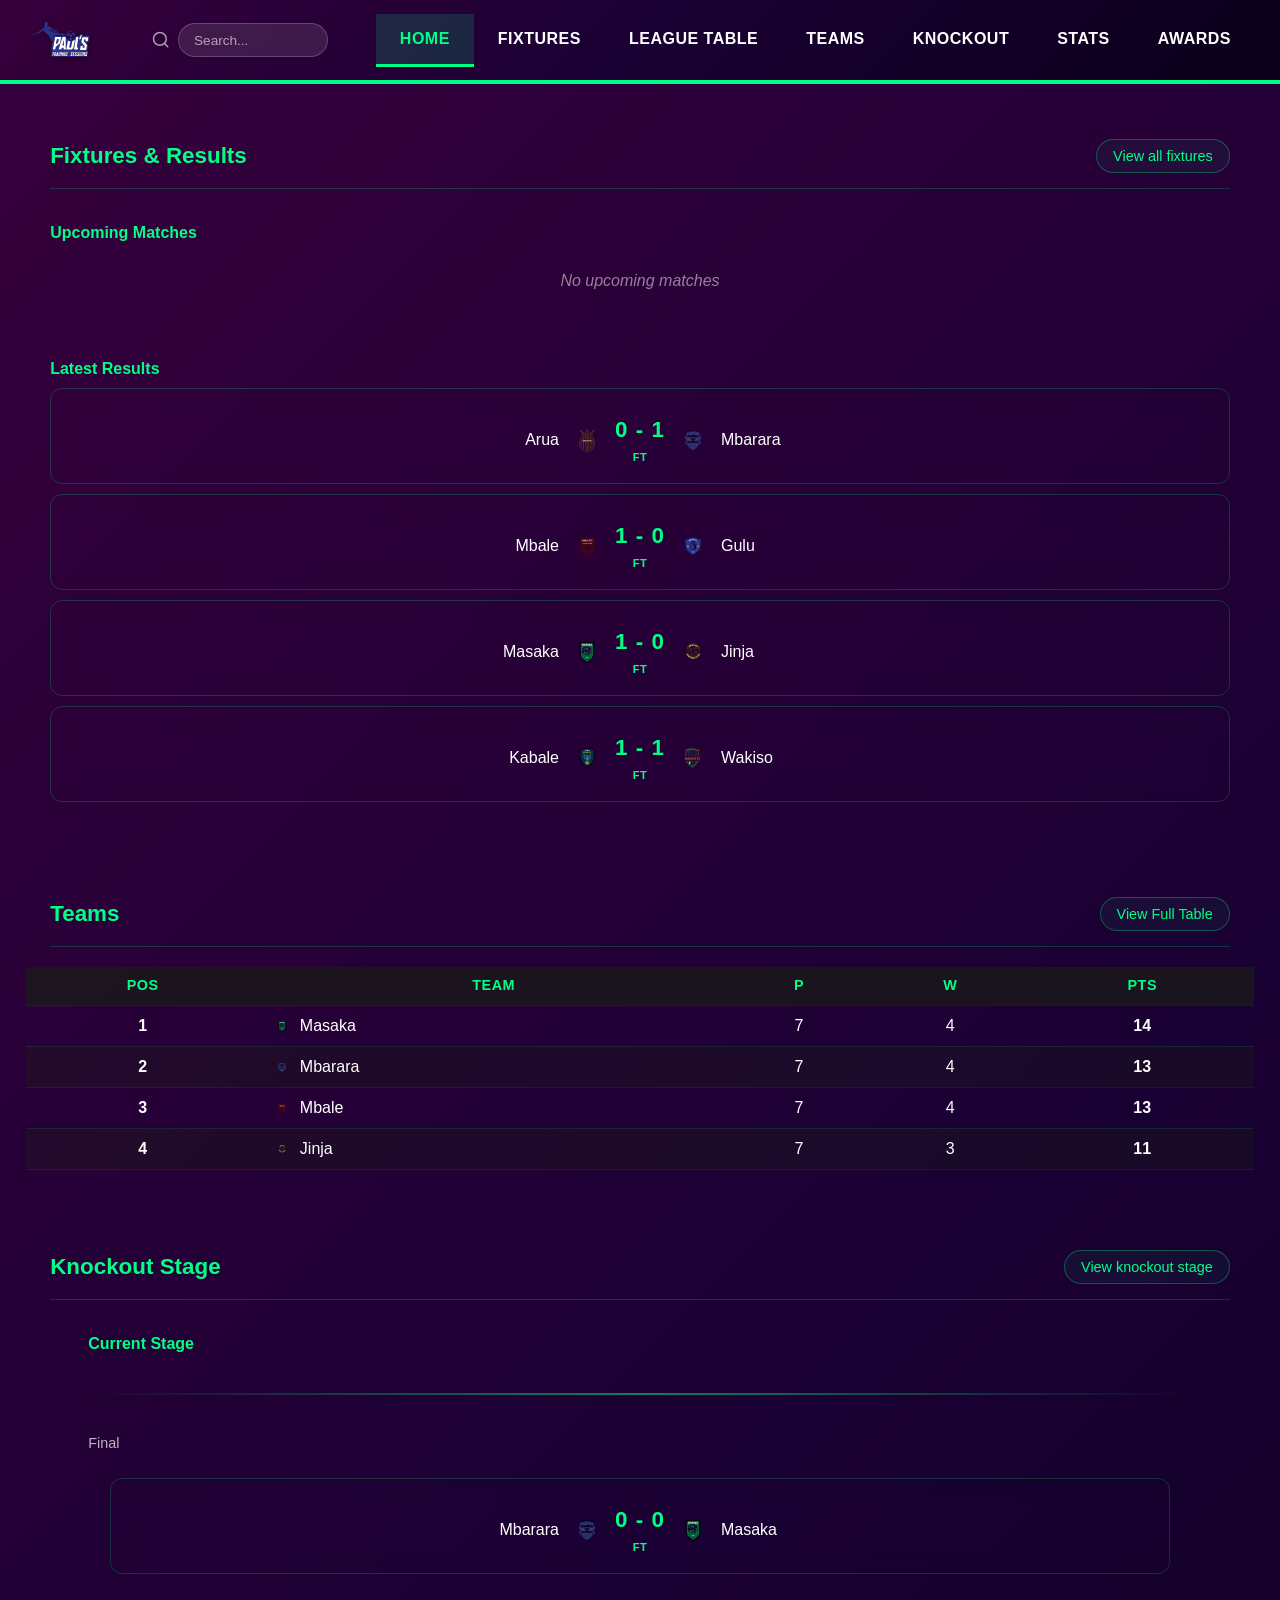
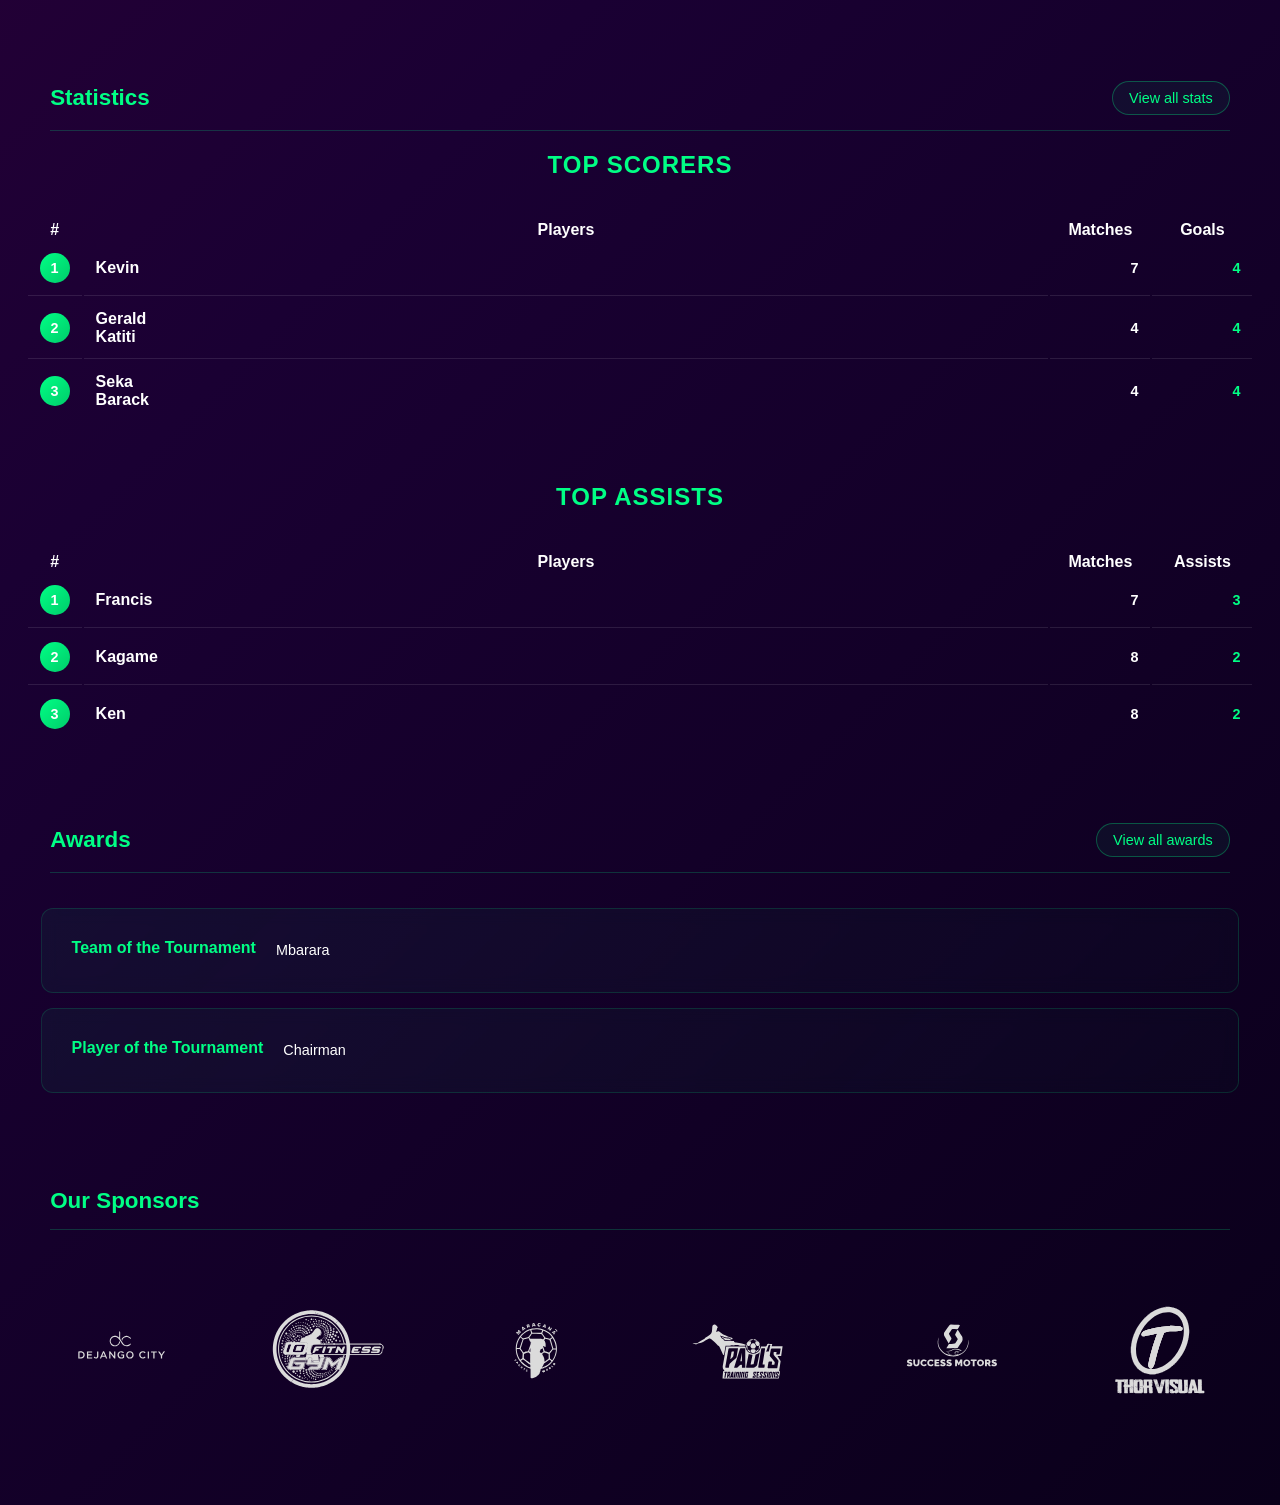
<file: index.html>
<!DOCTYPE html>
<html lang="en">
<head>
    <meta charset="UTF-8">
    <meta name="viewport" content="width=device-width, initial-scale=1.0">
    <meta http-equiv="Cache-Control" content="no-cache, no-store, must-revalidate">
    <meta http-equiv="Pragma" content="no-cache">
    <meta http-equiv="Expires" content="0">
    <title>Maracana Football League Cup</title>
</head>
<body>
    <!-- Loading Screen -->
    <div id="loader" class="loader">
        <div class="loader-content">
            <div class="loader-logo">
                <img src="assets/logo/paul.svg" alt="Maracana Football League Cup" class="loader-logo-img">
            </div>
            <div class="loader-text">INDEPENDENCE GALA...</div>
            <div class="loader-balls">
                <div class="ball-container">
                    <img src="assets/ball.svg" alt="Football" class="ball-img" id="ball-1">
                    <img src="assets/ball.svg" alt="Football" class="ball-img" id="ball-2">
                    <img src="assets/ball.svg" alt="Football" class="ball-img" id="ball-3">
                </div>
            </div>
        </div>
    </div>

    <div id="app">
        <header>
            <nav id="navigation">
                <div class="nav-brand">
                    <img src="assets/logo/paul.svg" alt="Maracana Football League Cup" class="website-logo">
                </div>
                
                <div class="desktop-search-container">
                    <svg class="search-icon-svg" viewBox="0 0 24 24" fill="none" xmlns="http://www.w3.org/2000/svg" onclick="navigateToSearchPage()">
                        <path d="M21 21L16.514 16.506L21 21ZM19 10.5C19 15.194 15.194 19 10.5 19C5.806 19 2 15.194 2 10.5C2 5.806 5.806 2 10.5 2C15.194 2 19 5.806 19 10.5Z" stroke="currentColor" stroke-width="2" stroke-linecap="round" stroke-linejoin="round"/>
                    </svg>
                    <input type="text" class="desktop-search-input" placeholder="Search..." onfocus="navigateToSearchPage()" onkeyup="performDesktopSearch(event)">
                </div>
                
                <div class="nav-links">
                    <button class="nav-btn active" data-page="home">Home</button>
                    <button class="nav-btn" data-page="fixtures">Fixtures</button>
                    <button class="nav-btn" data-page="table">League Table</button>
                    <button class="nav-btn" data-page="teams">Teams</button>
                    <button class="nav-btn" data-page="knockout">Knockout</button>
                    <button class="nav-btn" data-page="stats">Stats</button>
                    <button class="nav-btn" data-page="awards">Awards</button>
                </div>
                
                <div class="mobile-controls">
                    <div class="mobile-search-container">
                        <svg class="search-icon-svg" viewBox="0 0 24 24" fill="none" xmlns="http://www.w3.org/2000/svg" onclick="navigateToSearchPage()">
                            <path d="M21 21L16.514 16.506L21 21ZM19 10.5C19 15.194 15.194 19 10.5 19C5.806 19 2 15.194 2 10.5C2 5.806 5.806 2 10.5 2C15.194 2 19 5.806 19 10.5Z" stroke="currentColor" stroke-width="2" stroke-linecap="round" stroke-linejoin="round"/>
                        </svg>
                        <input type="text" class="mobile-search-input" placeholder="Search..." onfocus="navigateToSearchPage()" onkeyup="performMobileSearch(event)">
                    </div>
                    <button class="home-icon-btn" onclick="navigateToHome()" title="Go to Home">
                        <img src="assets/home.svg" alt="Home" class="home-icon">
                    </button>
                    <button class="hamburger" onclick="toggleMobileMenu()">
                        <span></span>
                        <span></span>
                        <span></span>
                    </button>
                </div>
                
                <div class="mobile-menu" id="mobileMenu">
                    <button class="mobile-nav-btn active" data-page="home">Home</button>
                    <button class="mobile-nav-btn" data-page="fixtures">Fixtures</button>
                    <button class="mobile-nav-btn" data-page="table">League Table</button>
                    <button class="mobile-nav-btn" data-page="teams">Teams</button>
                    <button class="mobile-nav-btn" data-page="knockout">Knockout</button>
                    <button class="mobile-nav-btn" data-page="stats">Stats</button>
                    <button class="mobile-nav-btn" data-page="search">Search</button>
                    <button class="mobile-nav-btn" data-page="awards">Awards</button>
                    
                    <div class="mobile-sponsors-section">
                        <h3 class="mobile-sponsors-title">Our Sponsors</h3>
                        <div class="mobile-sponsors-grid" id="mobileSponsorsGrid">
                            <!-- Sponsors will be dynamically loaded here -->
                        </div>
                    </div>
                </div>
            </nav>
        </header>
        
        <main id="content">
            <!-- Content will be dynamically loaded here -->
        </main>
    </div>
    
    <script src="js/script.js?v=1.7.5"></script>
</body>
</html>
</file>
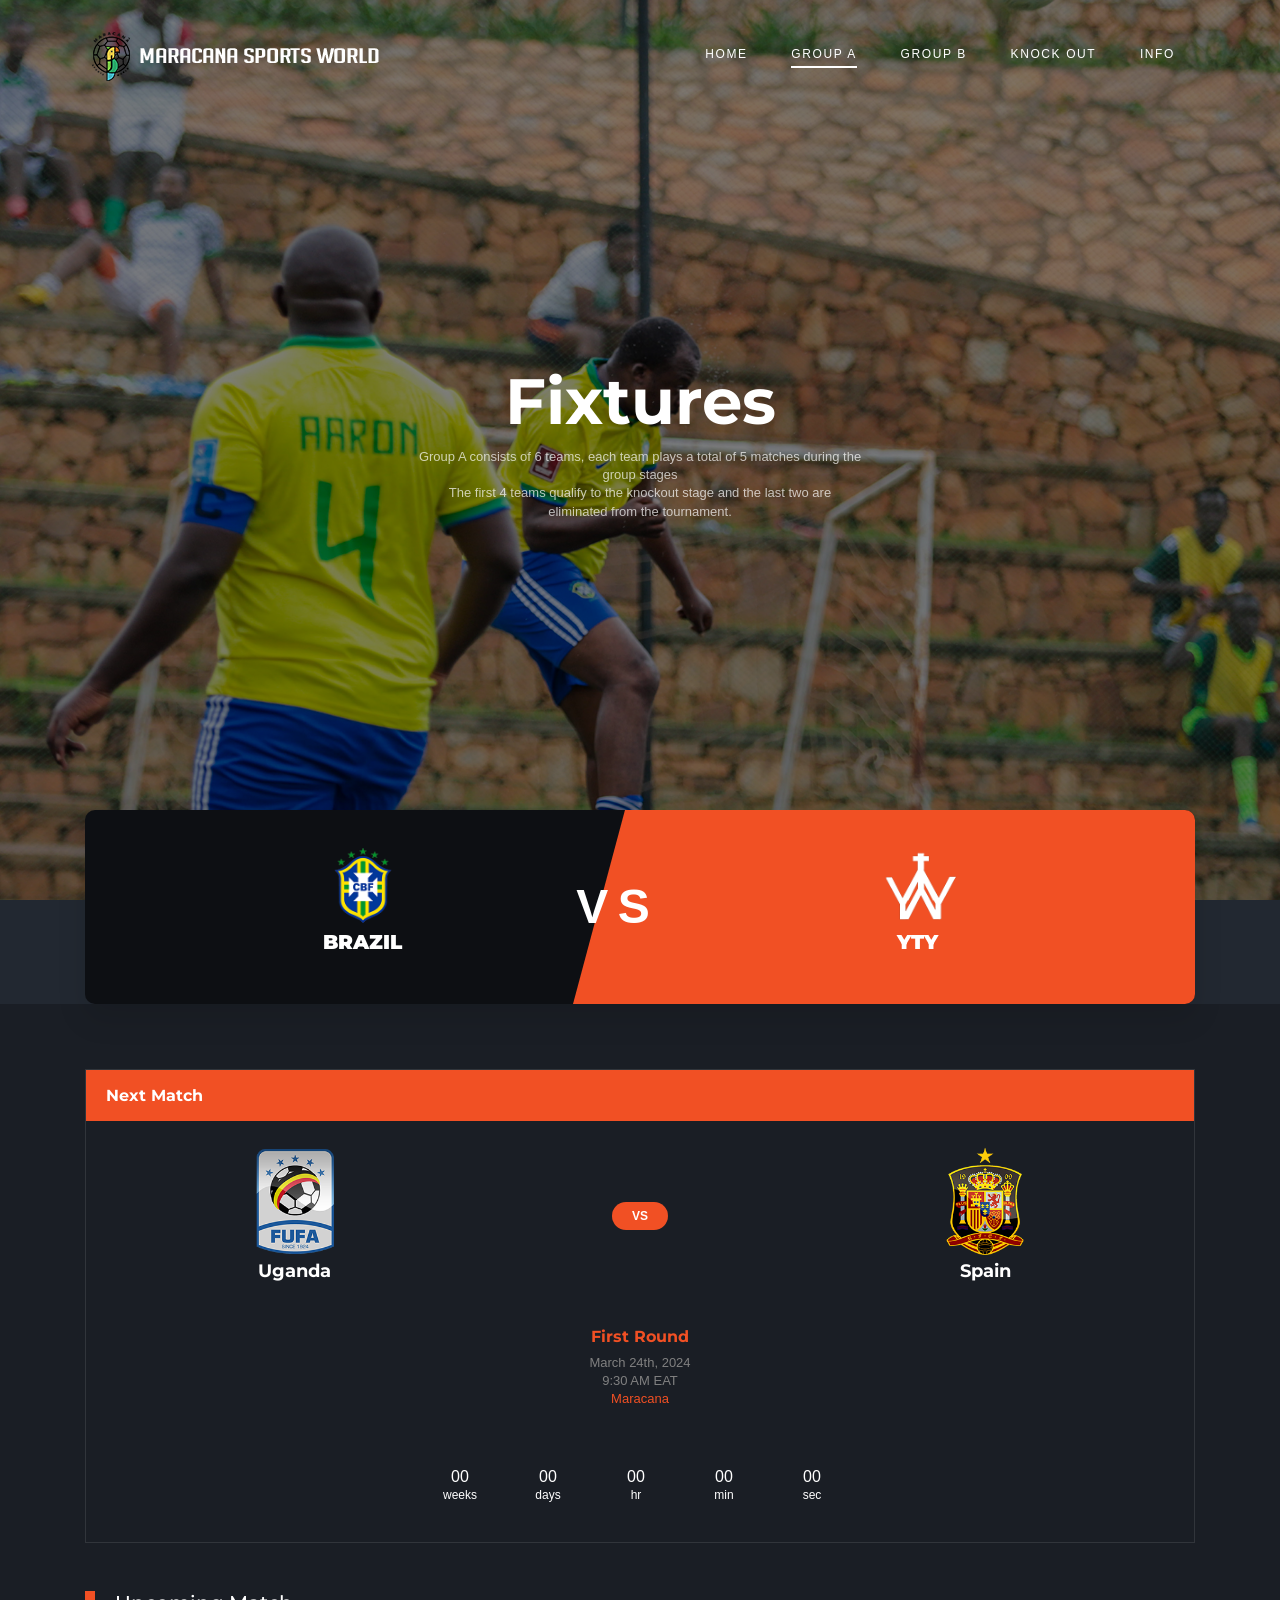
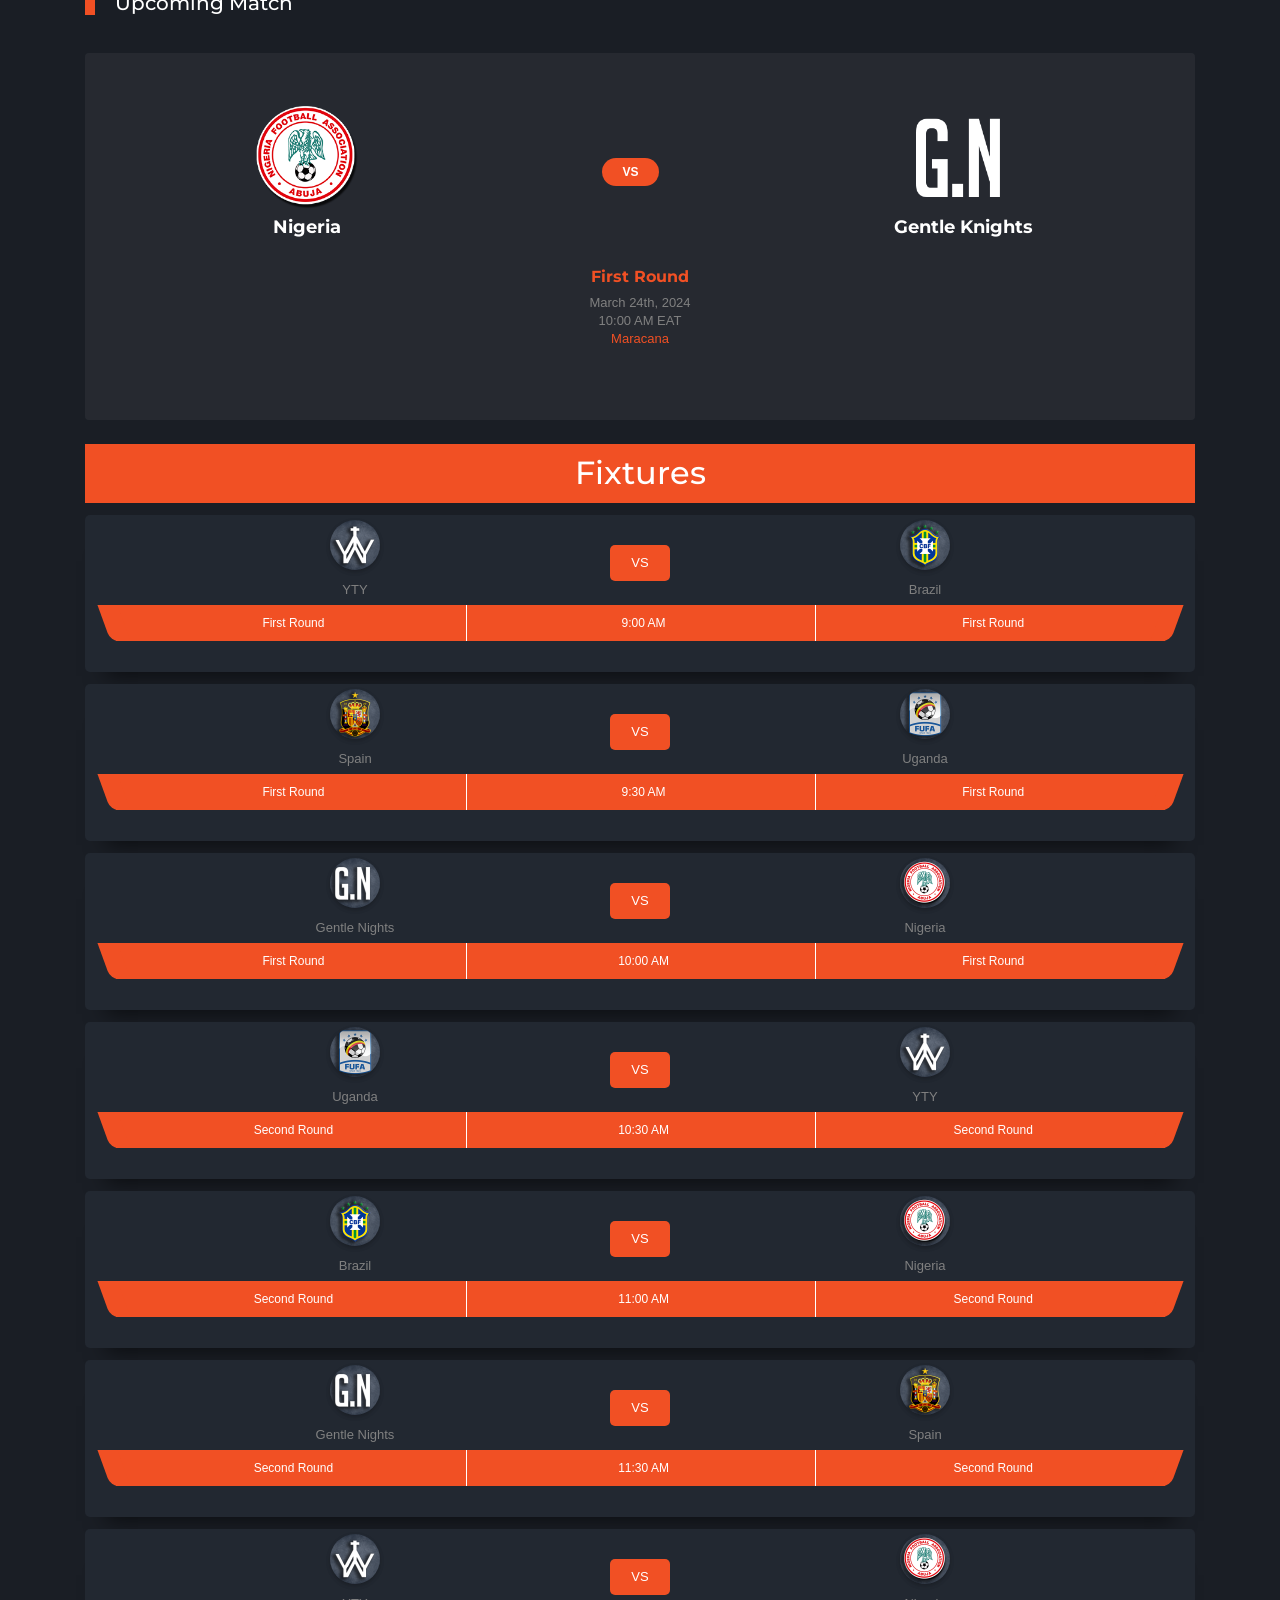
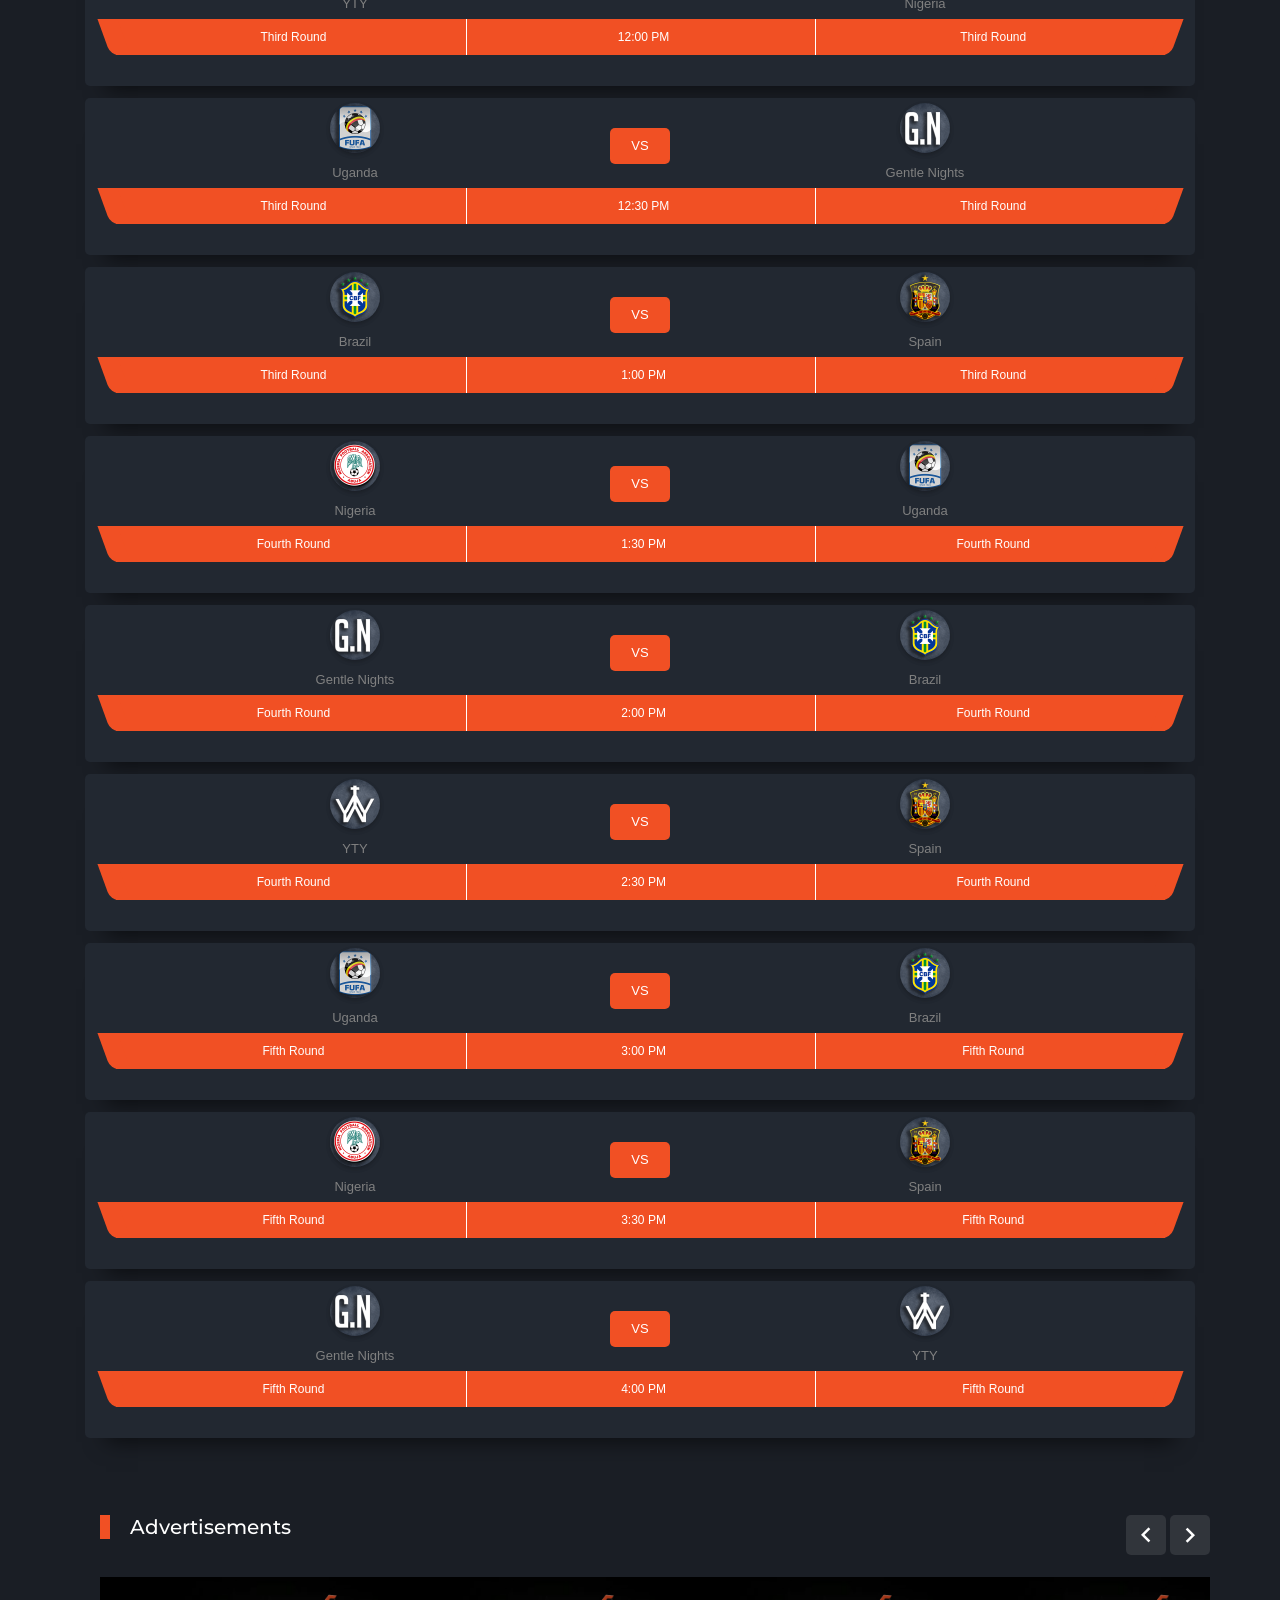
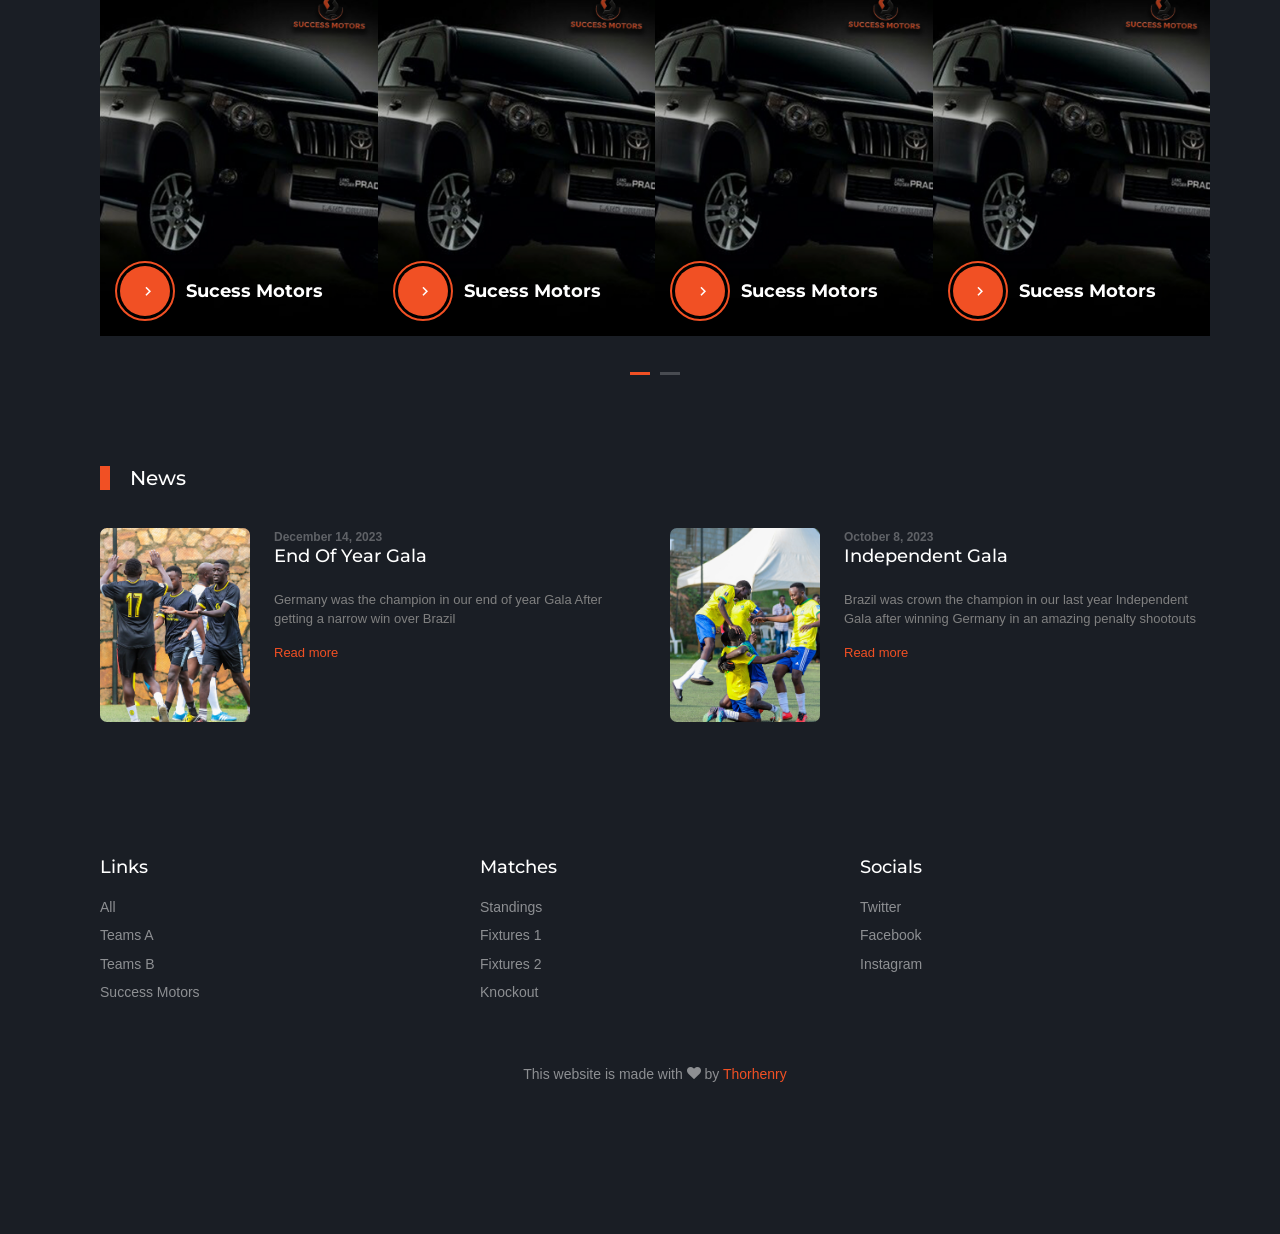
<file: groupA.html>
<!DOCTYPE html>
<html lang="en">

<head>
  <title>Maracana &mdash; Website by Thorhenry</title>
  <meta charset="utf-8">
  <meta name="viewport" content="width=device-width, initial-scale=1, shrink-to-fit=no">


  <link href="https://fonts.googleapis.com/css2?family=Montserrat:wght@400;700&display=swap" rel="stylesheet">

  <link rel="stylesheet" href="fonts/icomoon/style.css">

  <link rel="stylesheet" href="css/bootstrap/bootstrap.css">
  <link rel="stylesheet" href="css/jquery-ui.css">
  <link rel="stylesheet" href="css/owl.carousel.min.css">
  <link rel="stylesheet" href="css/owl.theme.default.min.css">
  <link rel="stylesheet" href="css/owl.theme.default.min.css">

  <link rel="stylesheet" href="css/jquery.fancybox.min.css">

  <link rel="stylesheet" href="css/bootstrap-datepicker.css">

  <link rel="stylesheet" href="fonts/flaticon/font/flaticon.css">

  <link rel="stylesheet" href="css/aos.css">

  <link rel="stylesheet" href="css/style.css">



</head>

<body>

  <div class="site-wrap">

    <div class="site-mobile-menu site-navbar-target">
      <div class="site-mobile-menu-header">
        <div class="site-mobile-menu-close">
          <span class="icon-close2 js-menu-toggle"></span>
        </div>
      </div>
      <div class="site-mobile-menu-body"></div>
    </div>


    <header class="site-navbar py-4" role="banner">

      <div class="container">
        <div class="d-flex align-items-center">
          <div class="site-logo">
            <a href="index.html">
              <img src="images/maracana.png" alt="Logo">
            </a>
          </div>
          <div class="ml-auto">
            <nav class="site-navigation position-relative text-right" role="navigation">
              <ul class="site-menu main-menu js-clone-nav mr-auto d-none d-lg-block">
                <li><a href="index.html" class="nav-link">Home</a></li>
                <li class="active"><a href="groupA.html" class="nav-link">Group A</a></li>
                <li><a href="groupB.html" class="nav-link">Group B</a></li>
                <li><a href="knockout.html" class="nav-link">Knock Out</a></li>
                <li><a href="info.html" class="nav-link">Info</a></li>
              </ul>
            </nav>

            <a href="#" class="d-inline-block d-lg-none site-menu-toggle js-menu-toggle text-black float-right text-white"><span
                class="icon-menu h3 text-white"></span></a>
          </div>
        </div>
      </div>

    </header>

    <div class="hero overlay" style="background-image: url('images/success0.jpg');">
      <div class="container">
        <div class="row align-items-center">
          <div class="col-lg-5 mx-auto text-center">
            <h1 class="text-white">Fixtures</h1>
            <p>Group A consists of 6 teams, each team plays a total of 5 matches during the group stages <br> The first 4 teams qualify to the knockout stage and the last two are eliminated from the tournament.</p>
          </div>
        </div>
      </div>
    </div>

    
    
    <div class="container">
      

      <div class="row">
        <div class="col-lg-12">
          
          <div class="d-flex team-vs">
            <span class="score">VS</span>
            <div class="team-1 w-50">
              <div class="team-details w-100 text-center">
                <img src="images/brazil.png" alt="Image" class="img-fluid">
                <h3>BRAZIL<span></span></h3>
                <ul class="list-unstyled">
                  <!-- <li>Anja Landry (7)</li>
                  <li>Eadie Salinas (12)</li>
                  <li>Ashton Allen (10)</li>
                  <li>Baxter Metcalfe (5)</li> -->
                </ul>
              </div>
            </div>
            <div class="team-2 w-50">
              <div class="team-details w-100 text-center">
                <img src="images/yty.png" alt="Image" class="img-fluid">
                <h3>YTY <span></span></h3>
                <ul class="list-unstyled">
                  <!-- <li>Macauly Green (3)</li>
                  <li>Arham Stark (8)</li>
                  <li>Stephan Murillo (9)</li>
                  <li>Ned Ritter (5)</li> -->
                </ul>
              </div>
            </div>
          </div>
        </div>
      </div>
    </div>
  

    
    <div class="site-section bg-dark">
      <div class="container">
        
        <div class="row mb-5">
          <div class="col-lg-12">
            <div class="widget-next-match">
              <div class="widget-title">
                <h3>Next Match</h3>
              </div>
              <div class="widget-body mb-3">
                <div class="widget-vs">
                  <div class="d-flex align-items-center justify-content-around justify-content-between w-100">
                    <div class="team-1 text-center">
                      <img src="images/uganda.png" alt="Image">
                      <h3>Uganda</h3>
                    </div>
                    <div>
                      <span class="vs"><span>VS</span></span>
                    </div>
                    <div class="team-2 text-center">
                      <img src="images/spain.png" alt="Image">
                      <h3>Spain</h3>
                    </div>
                  </div>
                </div>
              </div>

              <div class="text-center widget-vs-contents mb-4">
                <h4>First Round</h4>
                <p class="mb-5">
                  <span class="d-block">March 24th, 2024</span>
                  <span class="d-block">9:30 AM EAT</span>
                  <strong class="text-primary">Maracana</strong>
                </p>

                <div id="date-countdown2" class="pb-1"></div>
              </div>
            </div>
          </div>
        </div>

        <div class="row">
          <div class="col-12 title-section">
            <h2 class="heading">Upcoming Match</h2>
          </div>
          <div class="col-lg-12 mb-4">
            <div class="bg-light p-4 rounded">
              <div class="widget-body">
                  <div class="widget-vs">
                    <div class="d-flex align-items-center justify-content-around justify-content-between w-100">
                      <div class="team-1 text-center">
                        <img src="images/nigeria.png" alt="Image">
                        <h3>Nigeria</h3>
                      </div>
                      <div>
                        <span class="vs"><span>VS</span></span>
                      </div>
                      <div class="team-2 text-center">
                        <img src="images/gentle nights.png" alt="Image">
                        <h3>Gentle Knights</h3>
                      </div>
                    </div>
                  </div>
                </div>

                <div class="text-center widget-vs-contents mb-4">
                  <h4>First Round</h4>
                <p class="mb-5">
                  <span class="d-block">March 24th, 2024</span>
                  <span class="d-block">10:00 AM EAT</span>
                  <strong class="text-primary">Maracana</strong>
                </p>

                </div>
              
            </div>
          </div>
          

          <div class="match_today container" id="match_today">
            <h2 class="text-white">Fixtures</h2>
            
            <div class="widget-content">

              <!--match mdw-->
            <div class="mnajiri">
              <a class="fullink" href="#"></a>
                <div class="mnajiriin">
                  <div class="mpart1">
                    <div class="right_match">
                       <span class="right_tech">
                         <img src="images/brazil black.png" alt="">
                           <div class="fname">Brazil</div>
                        </span>
                    </div>
                          <strong class="najiri1">VS</strong>
                          <div class="left_match">
                            <span class="left_tech">
                             <img src="images/yty black.png" alt="">
                                <div class="fname">YTY</div>
                            </span>
                         </div>
                     </div>
                        <div class="details_match">
                           <span class="first_match">
                              <i aria-hidden="true" class="fa fa-clock-o"></i><b>First Round</b>
                            </span>
                            <span class="thany"><i aria-hidden="true" class="fa fa-futbol-o"></i><b>9:00 AM</b>
                            </span>
                            <span class="liga_mdw"><i aria-hidden="true" class="fa fa-desktop"></i><b>First Round</b>
                            </span>
                       </div>
               </div>
            </div>

            <!--match mdw-->
            <div class="mnajiri">
              <a class="fullink" href="#"></a>
                <div class="mnajiriin">
                  <div class="mpart1">
                    <div class="right_match">
                       <span class="right_tech">
                         <img src="images/uganda balck.png" alt="">
                           <div class="fname">Uganda</div>
                        </span>
                    </div>
                          <strong class="najiri1">VS</strong>
                          <div class="left_match">
                            <span class="left_tech">
                             <img src="images/spain black.png" alt="">
                                <div class="fname">Spain</div>
                            </span>
                         </div>
                     </div>
                        <div class="details_match">
                           <span class="first_match">
                              <i aria-hidden="true" class="fa fa-clock-o"></i><b>First Round</b>
                            </span>
                            <span class="thany"><i aria-hidden="true" class="fa fa-futbol-o"></i><b>9:30 AM</b>
                            </span>
                            <span class="liga_mdw"><i aria-hidden="true" class="fa fa-desktop"></i><b>First Round</b>
                            </span>
                       </div>
               </div>
            </div>

            <!--match mdw-->
            <div class="mnajiri">
              <a class="fullink" href="#"></a>
                <div class="mnajiriin">
                  <div class="mpart1">
                    <div class="right_match">
                       <span class="right_tech">
                         <img src="images/nigeria black.png" alt="">
                           <div class="fname">Nigeria</div>
                        </span>
                    </div>
                          <strong class="najiri1">VS</strong>
                          <div class="left_match">
                            <span class="left_tech">
                             <img src="images/gentle nights black.png" alt="">
                                <div class="fname">Gentle Nights</div>
                            </span>
                         </div>
                     </div>
                        <div class="details_match">
                           <span class="first_match">
                              <i aria-hidden="true" class="fa fa-clock-o"></i><b>First Round</b>
                            </span>
                            <span class="thany"><i aria-hidden="true" class="fa fa-futbol-o"></i><b>10:00 AM</b>
                            </span>
                            <span class="liga_mdw"><i aria-hidden="true" class="fa fa-desktop"></i><b>First Round</b>
                            </span>
                       </div>
               </div>
            </div>
            
            <!--match mdw-->
            <div class="mnajiri">
                 <a class="fullink" href="#"></a>
                   <div class="mnajiriin">
                     <div class="mpart1">
                       <div class="right_match">
                          <span class="right_tech">
                            <img src="images/yty black.png" alt="">
                              <div class="fname">YTY</div>
                           </span>
                       </div>
                             <strong class="najiri1">VS</strong>
                             <div class="left_match">
                               <span class="left_tech">
                                <img src="images/uganda balck.png" alt="">
                                   <div class="fname">Uganda</div>
                               </span>
                            </div>
                        </div>
                           <div class="details_match">
                              <span class="first_match">
                                 <i aria-hidden="true" class="fa fa-clock-o"></i><b>Second Round</b>
                               </span>
                               <span class="thany"><i aria-hidden="true" class="fa fa-futbol-o"></i><b>10:30 AM</b>
                               </span>
                               <span class="liga_mdw"><i aria-hidden="true" class="fa fa-desktop"></i><b>Second Round</b>
                               </span>
                          </div>
                  </div>
               </div>
            
            
            
            
            
            <!--match mdw-->
            <div class="mnajiri">
              <a class="fullink" href="#"></a>
                <div class="mnajiriin">
                  <div class="mpart1">
                    <div class="right_match">
                       <span class="right_tech">
                         <img src="images/nigeria black.png" alt="">
                           <div class="fname">Nigeria</div>
                        </span>
                    </div>
                          <strong class="najiri1">VS</strong>
                          <div class="left_match">
                            <span class="left_tech">
                             <img src="images/brazil black.png" alt="">
                                <div class="fname">Brazil</div>
                            </span>
                         </div>
                     </div>
                        <div class="details_match">
                           <span class="first_match">
                              <i aria-hidden="true" class="fa fa-clock-o"></i><b>Second Round</b>
                            </span>
                            <span class="thany"><i aria-hidden="true" class="fa fa-futbol-o"></i><b>11:00 AM</b>
                            </span>
                            <span class="liga_mdw"><i aria-hidden="true" class="fa fa-desktop"></i><b>Second Round</b>
                            </span>
                       </div>
               </div>
            </div>
            
            
            
            
            
              <!--match mdw-->
            <div class="mnajiri">
              <a class="fullink" href="#"></a>
                <div class="mnajiriin">
                  <div class="mpart1">
                    <div class="right_match">
                       <span class="right_tech">
                         <img src="images/spain black.png" alt="">
                           <div class="fname">Spain</div>
                        </span>
                    </div>
                          <strong class="najiri1">VS</strong>
                          <div class="left_match">
                            <span class="left_tech">
                             <img src="images/gentle nights black.png" alt="">
                                <div class="fname">Gentle Nights</div>
                            </span>
                         </div>
                     </div>
                        <div class="details_match">
                           <span class="first_match">
                              <i aria-hidden="true" class="fa fa-clock-o"></i><b>Second Round</b>
                            </span>
                            <span class="thany"><i aria-hidden="true" class="fa fa-futbol-o"></i><b>11:30 AM</b>
                            </span>
                            <span class="liga_mdw"><i aria-hidden="true" class="fa fa-desktop"></i><b>Second Round</b>
                            </span>
                       </div>
               </div>
            </div>
            
            
            
             <!--match mdw-->
            <div class="mnajiri">
              <a class="fullink" href="#"></a>
                <div class="mnajiriin">
                  <div class="mpart1">
                    <div class="right_match">
                       <span class="right_tech">
                         <img src="images/nigeria black.png" alt="">
                           <div class="fname">Nigeria</div>
                        </span>
                    </div>
                          <strong class="najiri1">VS</strong>
                          <div class="left_match">
                            <span class="left_tech">
                             <img src="images/yty black.png" alt="">
                                <div class="fname">YTY</div>
                            </span>
                         </div>
                     </div>
                        <div class="details_match">
                           <span class="first_match">
                              <i aria-hidden="true" class="fa fa-clock-o"></i><b>Third Round</b>
                            </span>
                            <span class="thany"><i aria-hidden="true" class="fa fa-futbol-o"></i><b>12:00 PM</b>
                            </span>
                            <span class="liga_mdw"><i aria-hidden="true" class="fa fa-desktop"></i><b>Third Round</b>
                            </span>
                       </div>
               </div>
            </div>
    
            <!--match mdw-->
            <div class="mnajiri">
              <a class="fullink" href="#"></a>
                <div class="mnajiriin">
                  <div class="mpart1">
                    <div class="right_match">
                       <span class="right_tech">
                         <img src="images/gentle nights black.png" alt="">
                           <div class="fname">Gentle Nights</div>
                        </span>
                    </div>
                          <strong class="najiri1">VS</strong>
                          <div class="left_match">
                            <span class="left_tech">
                             <img src="images/uganda balck.png" alt="">
                                <div class="fname">Uganda</div>
                            </span>
                         </div>
                     </div>
                        <div class="details_match">
                           <span class="first_match">
                              <i aria-hidden="true" class="fa fa-clock-o"></i><b>Third Round</b>
                            </span>
                            <span class="thany"><i aria-hidden="true" class="fa fa-futbol-o"></i><b>12:30 PM</b>
                            </span>
                            <span class="liga_mdw"><i aria-hidden="true" class="fa fa-desktop"></i><b>Third Round</b>
                            </span>
                       </div>
               </div>
            </div>
    
            <!--match mdw-->
            <div class="mnajiri">
              <a class="fullink" href="#"></a>
                <div class="mnajiriin">
                  <div class="mpart1">
                    <div class="right_match">
                       <span class="right_tech">
                         <img src="images/spain black.png" alt="">
                           <div class="fname">Spain</div>
                        </span>
                    </div>
                          <strong class="najiri1">VS</strong>
                          <div class="left_match">
                            <span class="left_tech">
                             <img src="images/brazil black.png" alt="">
                                <div class="fname">Brazil</div>
                            </span>
                         </div>
                     </div>
                        <div class="details_match">
                           <span class="first_match">
                              <i aria-hidden="true" class="fa fa-clock-o"></i><b>Third Round</b>
                            </span>
                            <span class="thany"><i aria-hidden="true" class="fa fa-futbol-o"></i><b>1:00 PM</b>
                            </span>
                            <span class="liga_mdw"><i aria-hidden="true" class="fa fa-desktop"></i><b>Third Round</b>
                            </span>
                       </div>
               </div>
            </div>
    
            <!--match mdw-->
            <div class="mnajiri">
              <a class="fullink" href="#"></a>
                <div class="mnajiriin">
                  <div class="mpart1">
                    <div class="right_match">
                       <span class="right_tech">
                         <img src="images/uganda balck.png" alt="">
                           <div class="fname">Uganda</div>
                        </span>
                    </div>
                          <strong class="najiri1">VS</strong>
                          <div class="left_match">
                            <span class="left_tech">
                             <img src="images/nigeria black.png" alt="">
                                <div class="fname">Nigeria</div>
                            </span>
                         </div>
                     </div>
                        <div class="details_match">
                           <span class="first_match">
                              <i aria-hidden="true" class="fa fa-clock-o"></i><b>Fourth Round</b>
                            </span>
                            <span class="thany"><i aria-hidden="true" class="fa fa-futbol-o"></i><b>1:30 PM</b>
                            </span>
                            <span class="liga_mdw"><i aria-hidden="true" class="fa fa-desktop"></i><b>Fourth Round</b>
                            </span>
                       </div>
               </div>
            </div>
    
            <!--match mdw-->
            <div class="mnajiri">
              <a class="fullink" href="#"></a>
                <div class="mnajiriin">
                  <div class="mpart1">
                    <div class="right_match">
                       <span class="right_tech">
                         <img src="images/brazil black.png" alt="">
                           <div class="fname">Brazil</div>
                        </span>
                    </div>
                          <strong class="najiri1">VS</strong>
                          <div class="left_match">
                            <span class="left_tech">
                             <img src="images/gentle nights black.png" alt="">
                                <div class="fname">Gentle Nights</div>
                            </span>
                         </div>
                     </div>
                        <div class="details_match">
                           <span class="first_match">
                              <i aria-hidden="true" class="fa fa-clock-o"></i><b>Fourth Round</b>
                            </span>
                            <span class="thany"><i aria-hidden="true" class="fa fa-futbol-o"></i><b>2:00 PM</b>
                            </span>
                            <span class="liga_mdw"><i aria-hidden="true" class="fa fa-desktop"></i><b>Fourth Round</b>
                            </span>
                       </div>
               </div>
            </div>
    
            <!--match mdw-->
            <div class="mnajiri">
              <a class="fullink" href="#"></a>
                <div class="mnajiriin">
                  <div class="mpart1">
                    <div class="right_match">
                       <span class="right_tech">
                         <img src="images/spain black.png" alt="">
                           <div class="fname">Spain</div>
                        </span>
                    </div>
                          <strong class="najiri1">VS</strong>
                          <div class="left_match">
                            <span class="left_tech">
                             <img src="images/yty black.png" alt="">
                                <div class="fname">YTY</div>
                            </span>
                         </div>
                     </div>
                        <div class="details_match">
                           <span class="first_match">
                              <i aria-hidden="true" class="fa fa-clock-o"></i><b>Fourth Round</b>
                            </span>
                            <span class="thany"><i aria-hidden="true" class="fa fa-futbol-o"></i><b>2:30 PM</b>
                            </span>
                            <span class="liga_mdw"><i aria-hidden="true" class="fa fa-desktop"></i><b>Fourth Round</b>
                            </span>
                       </div>
               </div>
            </div>
    
            <!--match mdw-->
            <div class="mnajiri">
              <a class="fullink" href="#"></a>
                <div class="mnajiriin">
                  <div class="mpart1">
                    <div class="right_match">
                       <span class="right_tech">
                         <img src="images/brazil black.png" alt="">
                           <div class="fname">Brazil</div>
                        </span>
                    </div>
                          <strong class="najiri1">VS</strong>
                          <div class="left_match">
                            <span class="left_tech">
                             <img src="images/uganda balck.png" alt="">
                                <div class="fname">Uganda</div>
                            </span>
                         </div>
                     </div>
                        <div class="details_match">
                           <span class="first_match">
                              <i aria-hidden="true" class="fa fa-clock-o"></i><b>Fifth Round</b>
                            </span>
                            <span class="thany"><i aria-hidden="true" class="fa fa-futbol-o"></i><b>3:00 PM</b>
                            </span>
                            <span class="liga_mdw"><i aria-hidden="true" class="fa fa-desktop"></i><b>Fifth Round</b>
                            </span>
                       </div>
               </div>
            </div>
    
    
            <!--match mdw-->
            <div class="mnajiri">
              <a class="fullink" href="#"></a>
                <div class="mnajiriin">
                  <div class="mpart1">
                    <div class="right_match">
                       <span class="right_tech">
                         <img src="images/spain black.png" alt="">
                           <div class="fname">Spain</div>
                        </span>
                    </div>
                          <strong class="najiri1">VS</strong>
                          <div class="left_match">
                            <span class="left_tech">
                             <img src="images/nigeria black.png" alt="">
                                <div class="fname">Nigeria</div>
                            </span>
                         </div>
                     </div>
                        <div class="details_match">
                           <span class="first_match">
                              <i aria-hidden="true" class="fa fa-clock-o"></i><b>Fifth Round</b>
                            </span>
                            <span class="thany"><i aria-hidden="true" class="fa fa-futbol-o"></i><b>3:30 PM</b>
                            </span>
                            <span class="liga_mdw"><i aria-hidden="true" class="fa fa-desktop"></i><b>Fifth Round</b>
                            </span>
                       </div>
               </div>
            </div>
    
            <!--match mdw-->
            <div class="mnajiri">
              <a class="fullink" href="#"></a>
                <div class="mnajiriin">
                  <div class="mpart1">
                    <div class="right_match">
                       <span class="right_tech">
                         <img src="images/yty black.png" alt="">
                           <div class="fname">YTY</div>
                        </span>
                    </div>
                          <strong class="najiri1">VS</strong>
                          <div class="left_match">
                            <span class="left_tech">
                             <img src="images/gentle nights black.png" alt="">
                                <div class="fname">Gentle Nights</div>
                            </span>
                         </div>
                     </div>
                        <div class="details_match">
                           <span class="first_match">
                              <i aria-hidden="true" class="fa fa-clock-o"></i><b>Fifth Round</b>
                            </span>
                            <span class="thany"><i aria-hidden="true" class="fa fa-futbol-o"></i><b>4:00 PM</b>
                            </span>
                            <span class="liga_mdw"><i aria-hidden="true" class="fa fa-desktop"></i><b>Fifth Round</b>
                            </span>
                       </div>
               </div>
            </div>

            <!-- mine -->
          
        </div>
      </div>
    </div> <!-- .site-section -->

    <div class="site-section">
      <div class="container">
        <div class="row">
          <div class="col-6 title-section">
            <h2 class="heading">Advertisements</h2>
          </div>
          <div class="col-6 text-right">
            <div class="custom-nav">
            <a href="#" class="js-custom-prev-v2"><span class="icon-keyboard_arrow_left"></span></a>
            <span></span>
            <a href="#" class="js-custom-next-v2"><span class="icon-keyboard_arrow_right"></span></a>
            </div>
          </div>
        </div>


        <div class="owl-4-slider owl-carousel">
          <div class="item">
            <div class="video-media">
              <img src="images/prado.jpg" alt="Image" class="img-fluid">
              <a href="https://successmotorsltd.com/" class="d-flex play-button align-items-center" data-fancybox>
                <span class="icon mr-3">
                  <span class="icon-keyboard_arrow_right"></span>
                </span>
                <div class="caption">
                  <h3 class="m-0">Sucess Motors</h3>
                </div>
              </a>
            </div>
          </div>
          <div class="item">
            <div class="video-media">
              <img src="images/prado.jpg" alt="Image" class="img-fluid">
              <a href="https://successmotorsltd.com/" class="d-flex play-button align-items-center" data-fancybox>
                <span class="icon mr-3">
                  <span class="icon-keyboard_arrow_right"></span>
                </span>
                <div class="caption">
                  <h3 class="m-0">Sucess Motors</h3>
                </div>
              </a>
            </div>
          </div>
          <div class="item">
            <div class="video-media">
              <img src="images/prado.jpg" alt="Image" class="img-fluid">
              <a href="https://successmotorsltd.com/" class="d-flex play-button align-items-center" data-fancybox>
                <span class="icon mr-3">
                  <span class="icon-keyboard_arrow_right"></span>
                </span>
                <div class="caption">
                  <h3 class="m-0">Sucess Motors</h3>
                </div>
              </a>
            </div>
          </div>

          <div class="item">
            <div class="video-media">
              <img src="images/prado.jpg" alt="Image" class="img-fluid">
              <a href="https://successmotorsltd.com/" class="d-flex play-button align-items-center" data-fancybox>
                <span class="icon mr-3">
                  <span class="icon-keyboard_arrow_right"></span>
                </span>
                <div class="caption">
                  <h3 class="m-0">Sucess Motors</h3>
                </div>
              </a>
            </div>
          </div>
          <div class="item">
            <div class="video-media">
              <img src="images/prado.jpg" alt="Image" class="img-fluid">
              <a href="https://successmotorsltd.com/" class="d-flex play-button align-items-center" data-fancybox>
                <span class="icon mr-3">
                  <span class="icon-keyboard_arrow_right"></span>
                </span>
                <div class="caption">
                  <h3 class="m-0">Sucess Motors</h3>
                </div>
              </a>
            </div>
          </div>
          <div class="item">
            <div class="video-media">
              <img src="images/prado.jpg" alt="Image" class="img-fluid">
              <a href="https://successmotorsltd.com/" class="d-flex play-button align-items-center" data-fancybox>
                <span class="icon mr-3">
                  <span class="icon-keyboard_arrow_right"></span>
                </span>
                <div class="caption">
                  <h3 class="m-0">Sucess Motors</h3>
                </div>
              </a>
            </div>
          </div>

        </div>

      </div>
    </div>

    <div class="container site-section">
      <div class="row">
        <div class="col-6 title-section">
          <h2 class="heading">News</h2>
        </div>
      </div>
      <div class="row">
        <div class="col-lg-6">
          <div class="custom-media d-flex">
            <div class="img mr-4">
              <img src="images/germany celeb.jpg" alt="Image" class="img-fluid">
            </div>
            <div class="text">
              <span class="meta">December 14, 2023</span>
              <h3 class="mb-4"><a href="#">End Of Year Gala</a></h3>
              <p>Germany was the champion in our end of year Gala After getting a narrow win over Brazil</p>
              <p><a href="index.html">Read more</a></p>
            </div>
          </div>
        </div>
        <div class="col-lg-6">
          <div class="custom-media d-flex">
            <div class="img mr-4">
              <img src="images/brazil celeb.jpg" alt="Image" class="img-fluid">
            </div>
            <div class="text">
              <span class="meta">October 8, 2023</span>
              <h3 class="mb-4"><a href="#">Independent Gala</a></h3>
              <p>Brazil was crown the champion in our last year Independent Gala after winning Germany in an amazing penalty shootouts</p>
              <p><a href="index.html">Read more</a></p>
            </div>
          </div>
        </div>
      </div>
    </div>



    <footer class="footer-section">
      <div class="container">
        <div class="row">
          <div class="col-lg-4 ml-auto">
            <div class="widget mb-3">
              <h3>Links</h3>
              <ul class="list-unstyled links">
                <li><a href="index.html">All</a></li>
                <li><a href="groupA.html">Teams A</a></li>
                <li><a href="groupB.html">Teams B</a></li>
                <li><a href="https://successmotorsltd.com/">Success Motors</a></li>
              </ul>
            </div>
          </div>
          <div class="col-lg-4 ml-auto">
            <div class="widget mb-3">
              <h3>Matches</h3>
              <ul class="list-unstyled links">
                <li><a href="knockout.html">Standings</a></li>
                <li><a href="groupA.html">Fixtures 1</a></li>
                <li><a href="groupB.html">Fixtures 2</a></li>
                <li><a href="knockout.html">Knockout</a></li>
              </ul>
            </div>
          </div>

          <div class="col-lg-4 ml-auto">
            <div class="widget mb-3">
              <h3>Socials</h3>
              <ul class="list-unstyled links">
                <li><a href="https://twitter.com/Thorhenry6">Twitter</a></li>
                <li><a href="https://www.facebook.com/thor.henry.73">Facebook</a></li>
                <li><a href="https://www.instagram.com/thorhenry18/">Instagram</a></li>
              </ul>
            </div>
          </div>

        </div>

        <div class="row text-center">
          <div class="col-md-12">
            <div class=" pt-5">
              <p>
                
                <!-- Copyright &copy; -->
                <script>
                  // document.write(new Date().getFullYear());
                </script>This website is made with <i class="icon-heart"
                  aria-hidden="true"></i> by <a href="https://thorhenry.github.io/personal_blog/" target="_blank">Thorhenry</a>
                
              </p>
            </div>
          </div>

        </div>
      </div>
    </footer>



  </div>
  <!-- .site-wrap -->

  <script src="js/jquery-3.3.1.min.js"></script>
  <script src="js/jquery-migrate-3.0.1.min.js"></script>
  <script src="js/jquery-ui.js"></script>
  <script src="js/popper.min.js"></script>
  <script src="js/bootstrap.min.js"></script>
  <script src="js/owl.carousel.min.js"></script>
  <script src="js/jquery.stellar.min.js"></script>
  <script src="js/jquery.countdown.min.js"></script>
  <script src="js/bootstrap-datepicker.min.js"></script>
  <script src="js/jquery.easing.1.3.js"></script>
  <script src="js/aos.js"></script>
  <script src="js/jquery.fancybox.min.js"></script>
  <script src="js/jquery.sticky.js"></script>
  <script src="js/jquery.mb.YTPlayer.min.js"></script>


  <script src="js/main.js"></script>

</body>

</html>
</file>
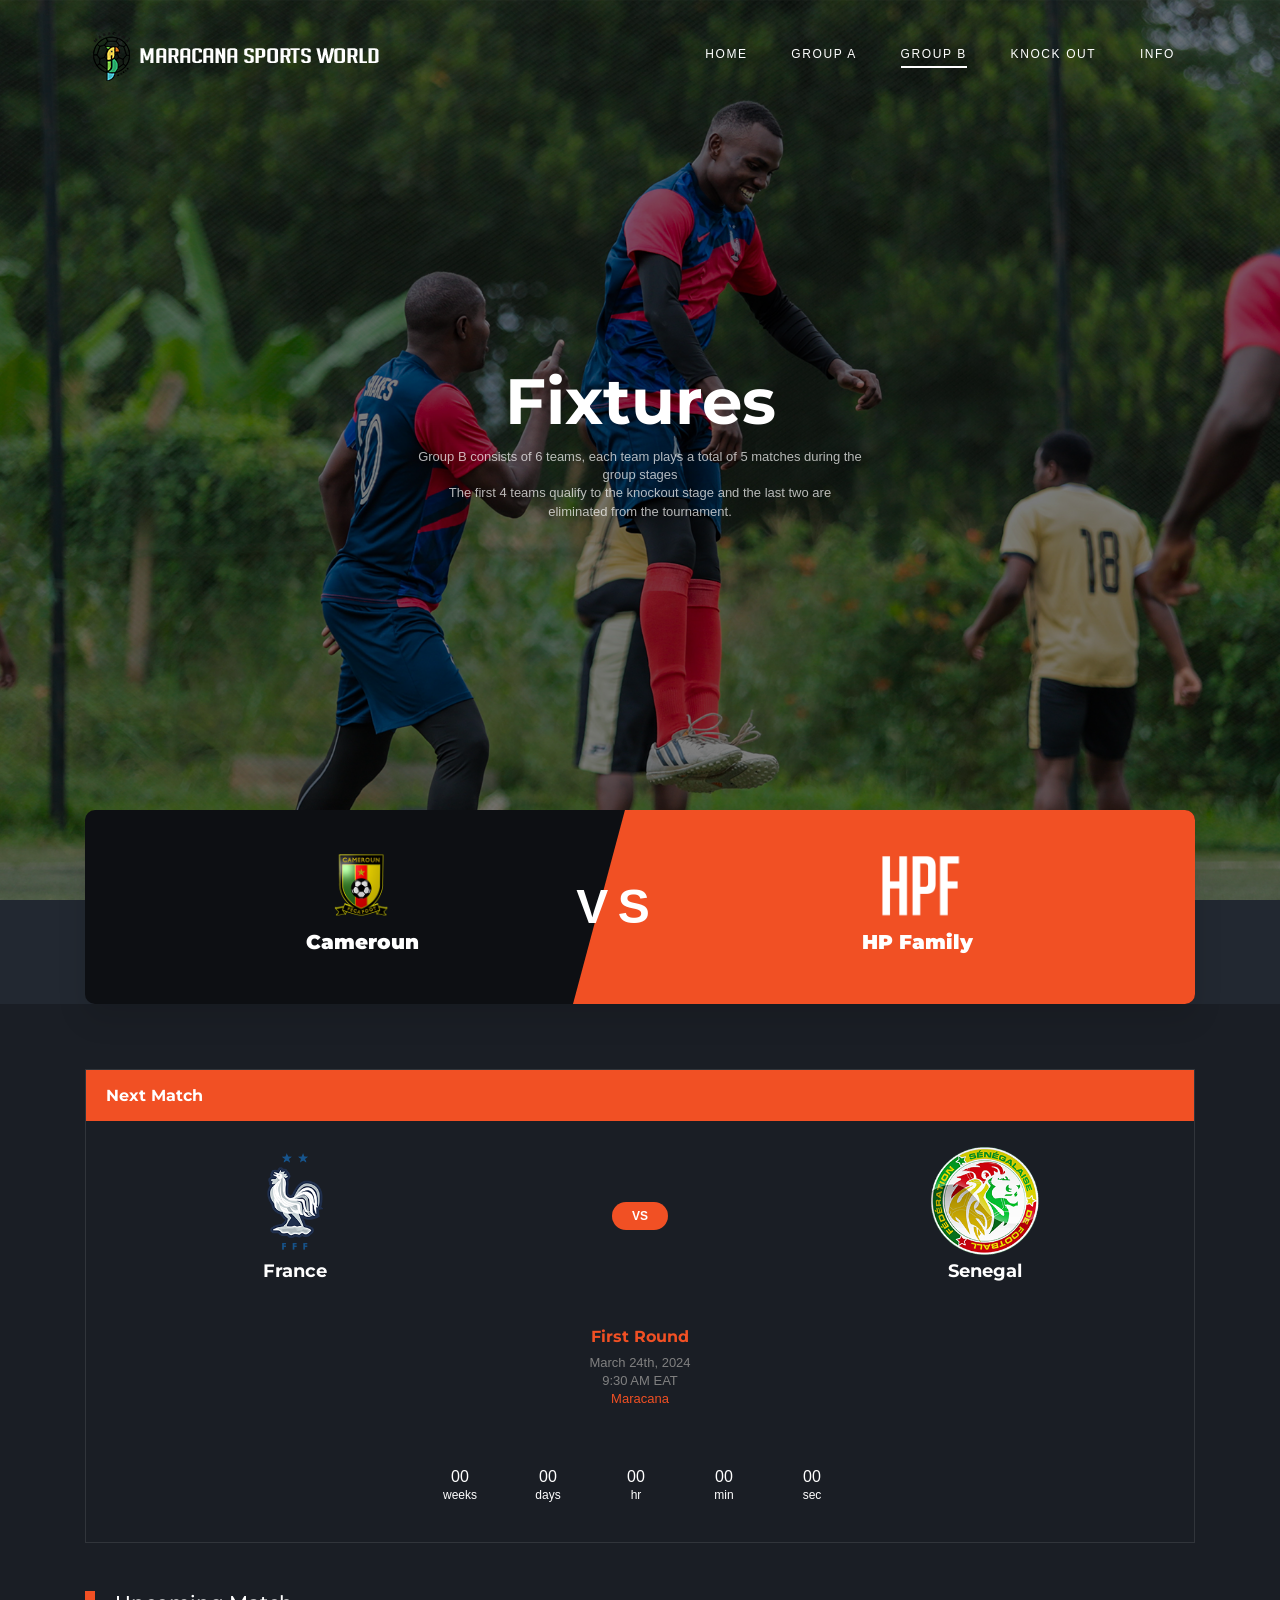
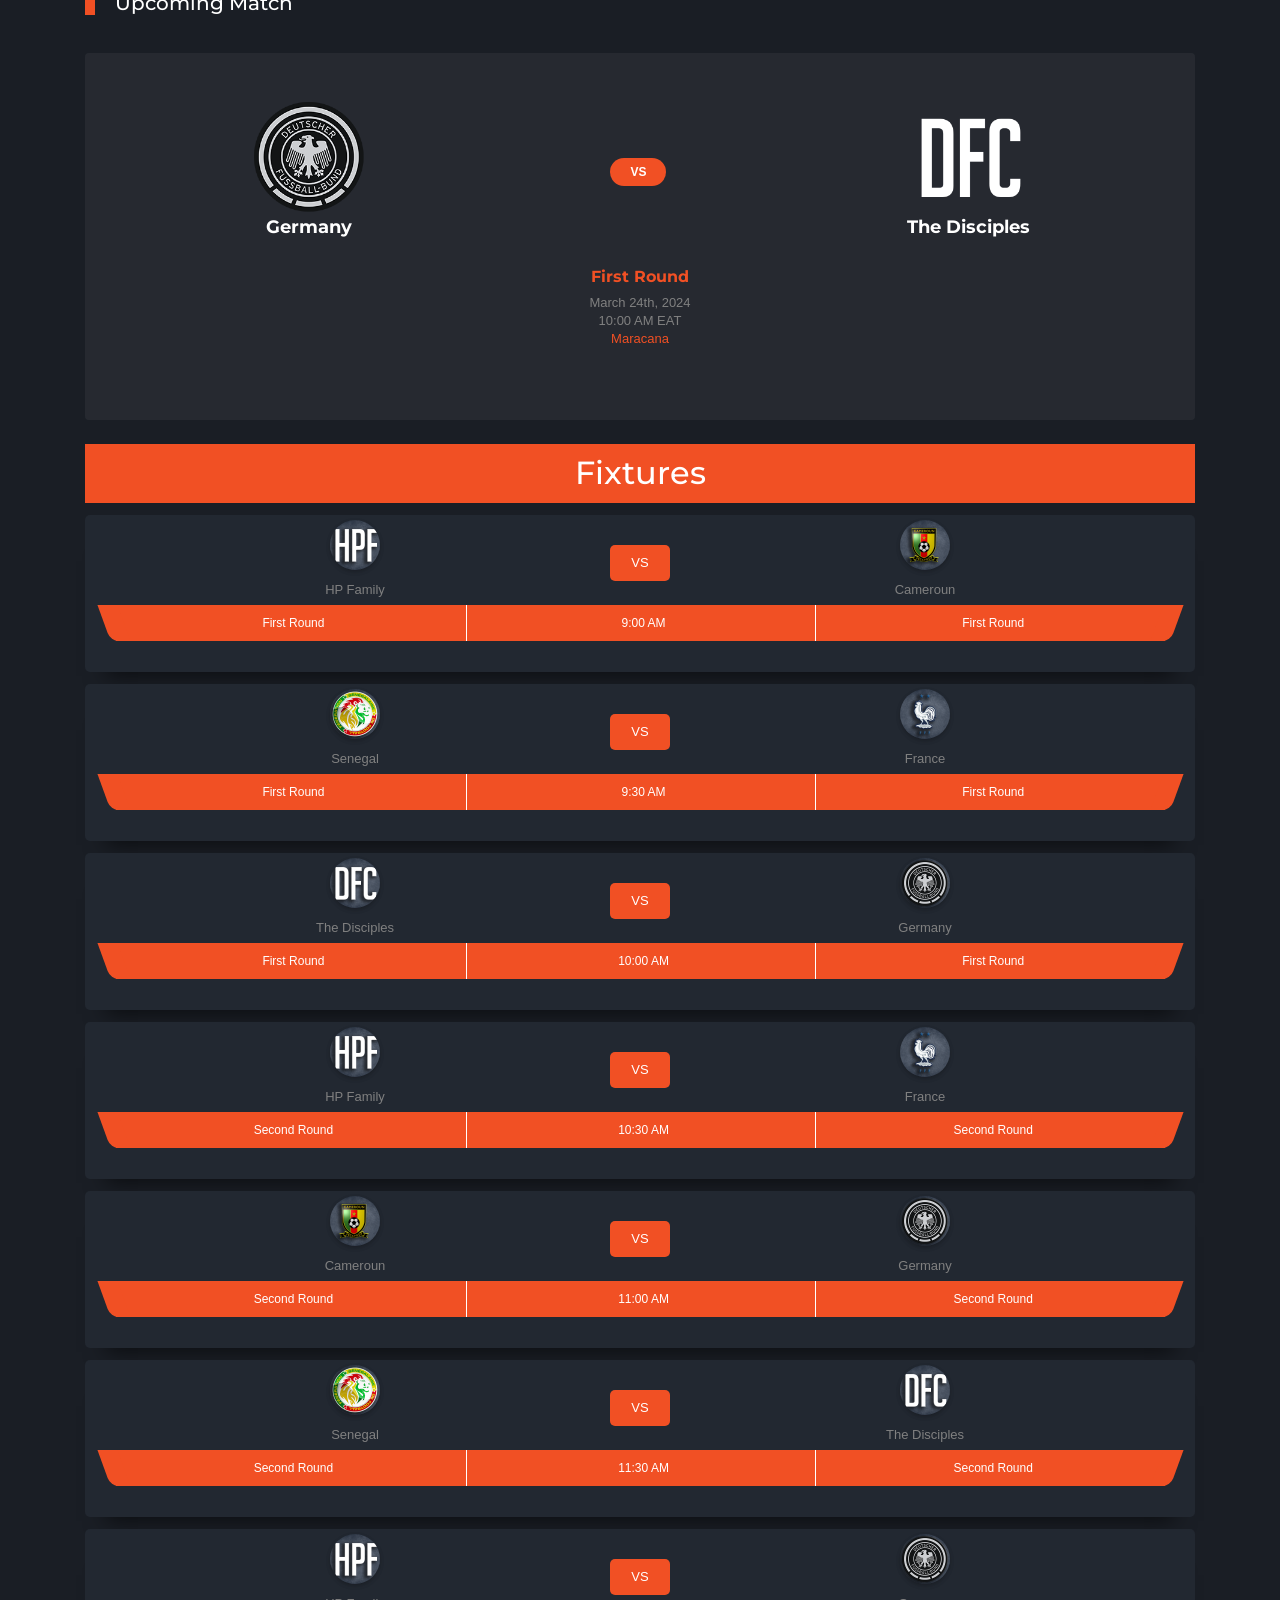
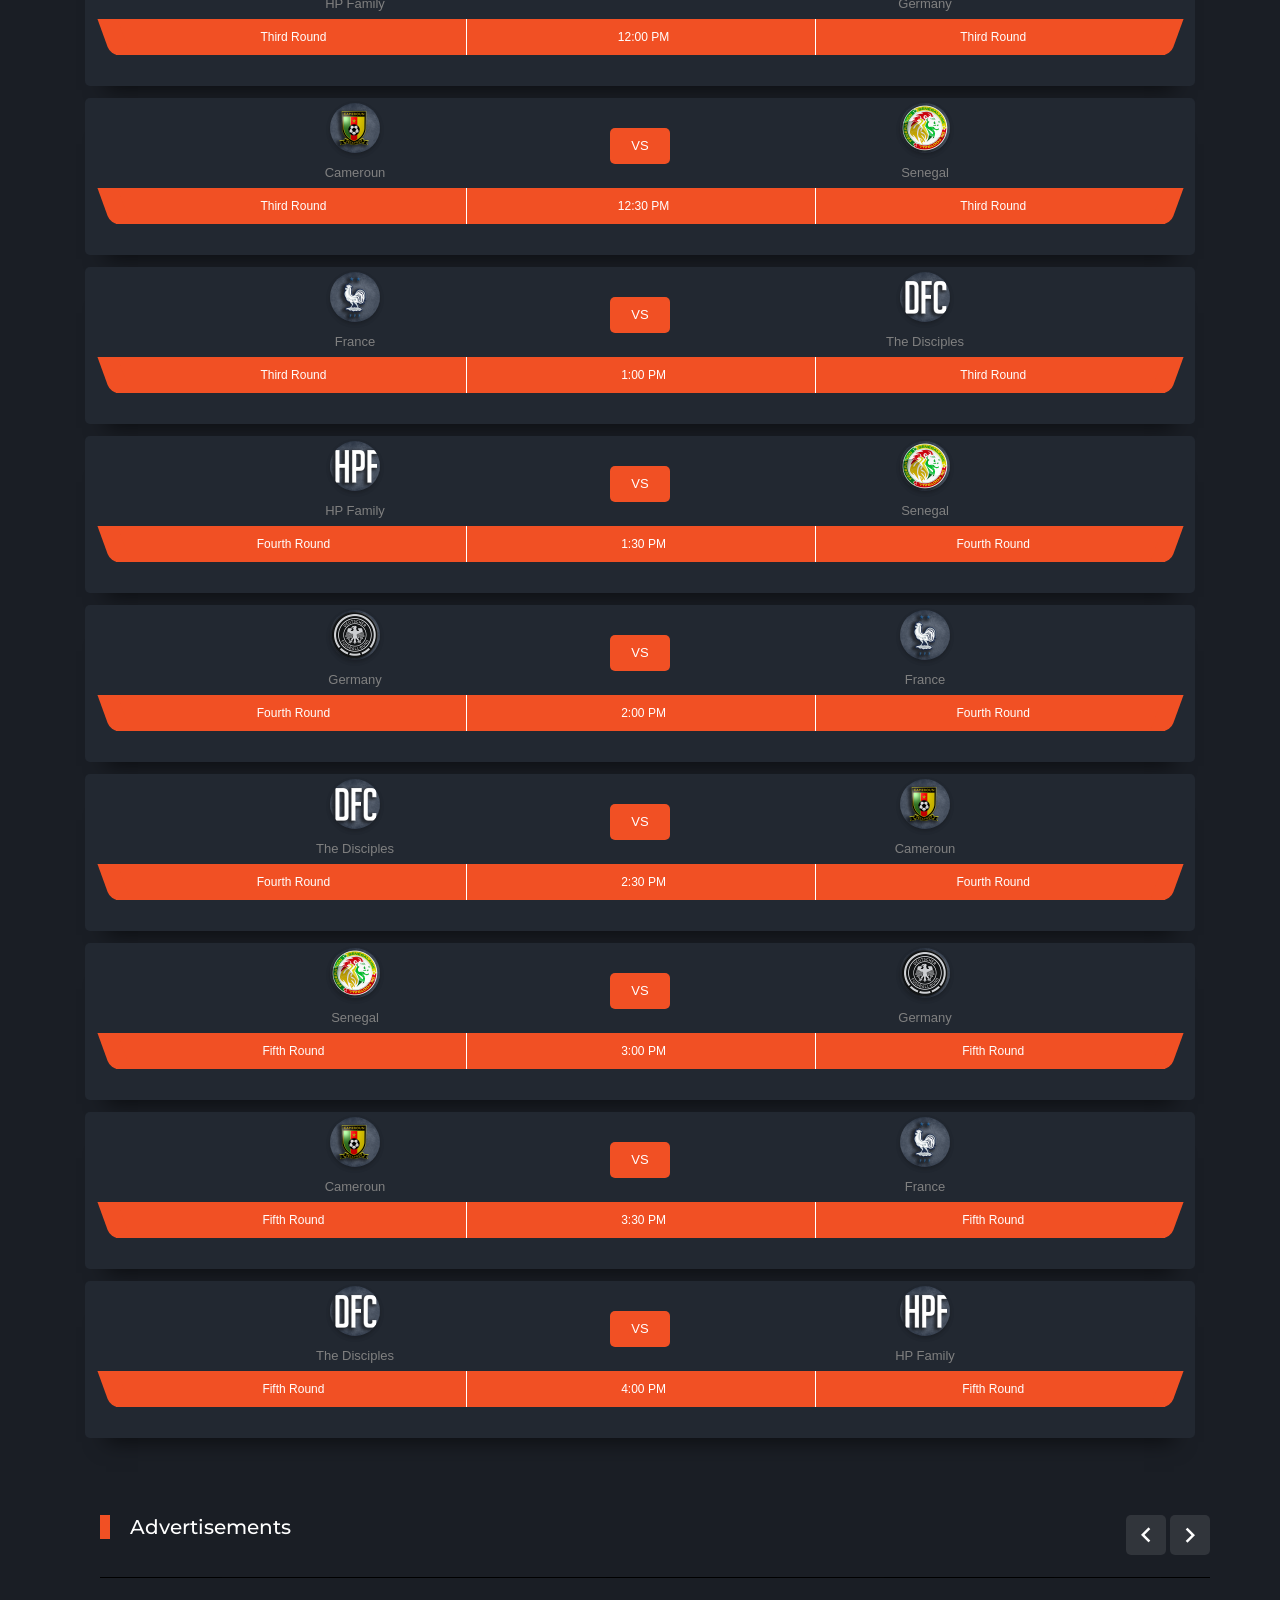
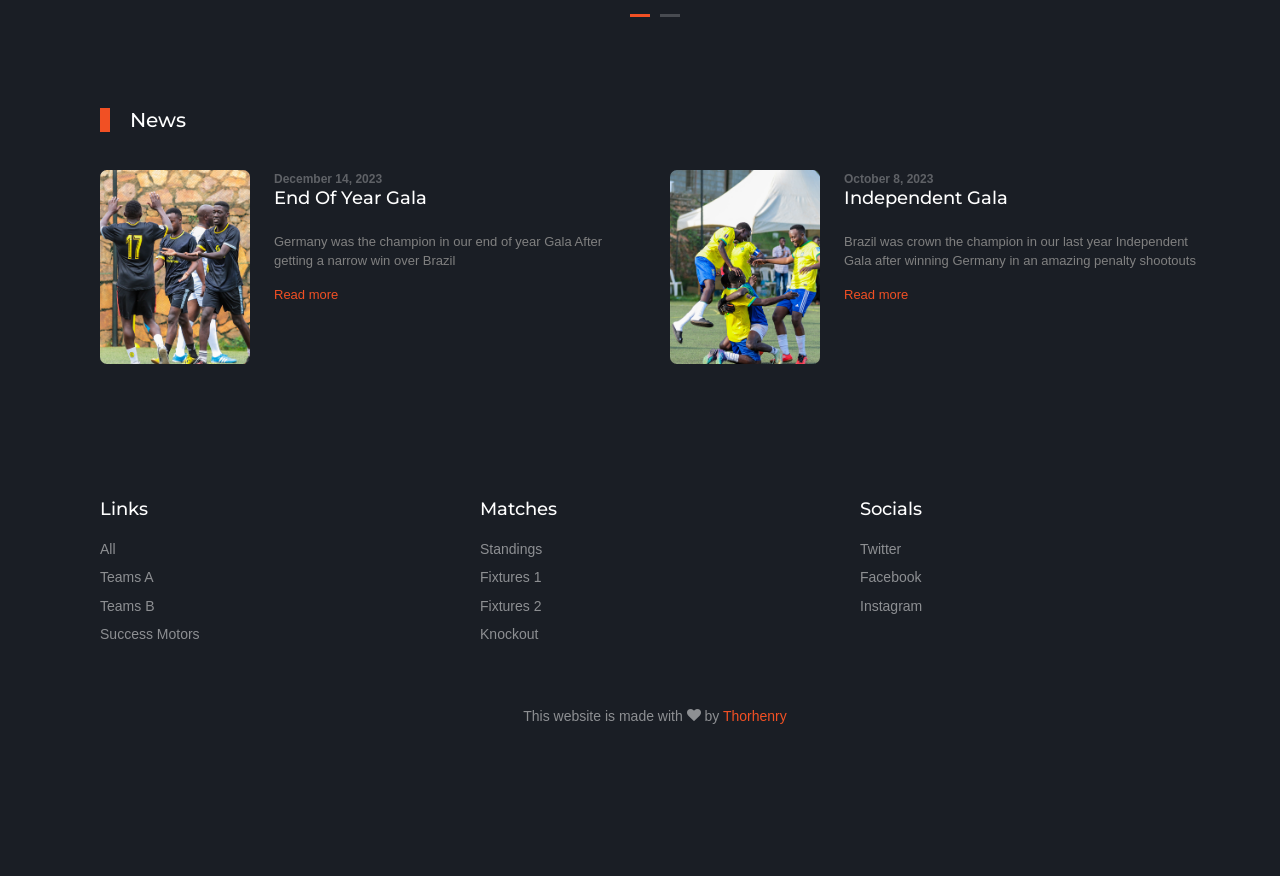
<file: groupB.html>
<!DOCTYPE html>
<html lang="en">

<head>
  <title>Maracana &mdash; Website by Thorhenry</title>
  <meta charset="utf-8">
  <meta name="viewport" content="width=device-width, initial-scale=1, shrink-to-fit=no">


  <link href="https://fonts.googleapis.com/css2?family=Montserrat:wght@400;700&display=swap" rel="stylesheet">

  <link rel="stylesheet" href="fonts/icomoon/style.css">

  <link rel="stylesheet" href="css/bootstrap/bootstrap.css">
  <link rel="stylesheet" href="css/jquery-ui.css">
  <link rel="stylesheet" href="css/owl.carousel.min.css">
  <link rel="stylesheet" href="css/owl.theme.default.min.css">
  <link rel="stylesheet" href="css/owl.theme.default.min.css">

  <link rel="stylesheet" href="css/jquery.fancybox.min.css">

  <link rel="stylesheet" href="css/bootstrap-datepicker.css">

  <link rel="stylesheet" href="fonts/flaticon/font/flaticon.css">

  <link rel="stylesheet" href="css/aos.css">

  <link rel="stylesheet" href="css/style.css">



</head>

<body>

  <div class="site-wrap">

    <div class="site-mobile-menu site-navbar-target">
      <div class="site-mobile-menu-header">
        <div class="site-mobile-menu-close">
          <span class="icon-close2 js-menu-toggle"></span>
        </div>
      </div>
      <div class="site-mobile-menu-body"></div>
    </div>


    <header class="site-navbar py-4" role="banner">

      <div class="container">
        <div class="d-flex align-items-center">
          <div class="site-logo">
            <a href="index.html">
              <img src="images/maracana.png" alt="Logo">
            </a>
          </div>
          <div class="ml-auto">
            <nav class="site-navigation position-relative text-right" role="navigation">
              <ul class="site-menu main-menu js-clone-nav mr-auto d-none d-lg-block">
                <li><a href="index.html" class="nav-link">Home</a></li>
                <li><a href="groupA.html" class="nav-link">Group A</a></li>
                <li class="active"><a href="groupB.html" class="nav-link">Group B</a></li>
                <li><a href="knockout.html" class="nav-link">Knock Out</a></li>
                <li><a href="info.html" class="nav-link">Info</a></li>
              </ul>
            </nav>

            <a href="#" class="d-inline-block d-lg-none site-menu-toggle js-menu-toggle text-black float-right text-white"><span
                class="icon-menu h3 text-white"></span></a>
          </div>
        </div>
      </div>

    </header>

    <div class="hero overlay" style="background-image: url('images/success1.jpg');">
      <div class="container">
        <div class="row align-items-center">
          <div class="col-lg-5 mx-auto text-center">
            <h1 class="text-white">Fixtures</h1>
            <p>Group B consists of 6 teams, each team plays a total of 5 matches during the group stages <br> The first 4 teams qualify to the knockout stage and the last two are eliminated from the tournament.</p>
          </div>
        </div>
      </div>
    </div>

    
    
    <div class="container">
      

      <div class="row">
        <div class="col-lg-12">
          
          <div class="d-flex team-vs">
            <span class="score">VS</span>
            <div class="team-1 w-50">
              <div class="team-details w-100 text-center">
                <img src="images/camerron.png" alt="Image" class="img-fluid">
                <h3>Cameroun<span></span></h3>
                <ul class="list-unstyled">
                  <!-- <li>Anja Landry (7)</li>
                  <li>Eadie Salinas (12)</li>
                  <li>Ashton Allen (10)</li>
                  <li>Baxter Metcalfe (5)</li> -->
                </ul>
              </div>
            </div>
            <div class="team-2 w-50">
              <div class="team-details w-100 text-center">
                <img src="images/hp family.png" alt="Image" class="img-fluid">
                <h3>HP Family<span></span></h3>
                <ul class="list-unstyled">
                  <!-- <li>Macauly Green (3)</li>
                  <li>Arham Stark (8)</li>
                  <li>Stephan Murillo (9)</li>
                  <li>Ned Ritter (5)</li> -->
                </ul>
              </div>
            </div>
          </div>
        </div>
      </div>
    </div>
  

    
    <div class="site-section bg-dark">
      <div class="container">
        
        <div class="row mb-5">
          <div class="col-lg-12">
            <div class="widget-next-match">
              <div class="widget-title">
                <h3>Next Match</h3>
              </div>
              <div class="widget-body mb-3">
                <div class="widget-vs">
                  <div class="d-flex align-items-center justify-content-around justify-content-between w-100">
                    <div class="team-1 text-center">
                      <img src="images/france.png" alt="Image">
                      <h3>France</h3>
                    </div>
                    <div>
                      <span class="vs"><span>VS</span></span>
                    </div>
                    <div class="team-2 text-center">
                      <img src="images/senegal.png" alt="Image">
                      <h3>Senegal</h3>
                    </div>
                  </div>
                </div>
              </div>

              <div class="text-center widget-vs-contents mb-4">
                <h4>First Round</h4>
                <p class="mb-5">
                  <span class="d-block">March 24th, 2024</span>
                  <span class="d-block">9:30 AM EAT</span>
                  <strong class="text-primary">Maracana</strong>
                </p>

                <div id="date-countdown2" class="pb-1"></div>
              </div>
            </div>
          </div>
        </div>

        <div class="row">
          <div class="col-12 title-section">
            <h2 class="heading">Upcoming Match</h2>
          </div>
          <div class="col-lg-12 mb-4">
            <div class="bg-light p-4 rounded">
              <div class="widget-body">
                  <div class="widget-vs">
                    <div class="d-flex align-items-center justify-content-around justify-content-between w-100">
                      <div class="team-1 text-center">
                        <img src="images/germany.png" alt="Image">
                        <h3>Germany</h3>
                      </div>
                      <div>
                        <span class="vs"><span>VS</span></span>
                      </div>
                      <div class="team-2 text-center">
                        <img src="images/disciple.png" alt="Image">
                        <h3>The Disciples</h3>
                      </div>
                    </div>
                  </div>
                </div>

                <div class="text-center widget-vs-contents mb-4">
                  <h4>First Round</h4>
                <p class="mb-5">
                  <span class="d-block">March 24th, 2024</span>
                  <span class="d-block">10:00 AM EAT</span>
                  <strong class="text-primary">Maracana</strong>
                </p>

                </div>
              
            </div>
          </div>
          

          <div class="match_today container" id="match_today">
            <h2 class="text-white">Fixtures</h2>
            
            <div class="widget-content">

              <!--match mdw-->
            <div class="mnajiri">
              <a class="fullink" href="#"></a>
                <div class="mnajiriin">
                  <div class="mpart1">
                    <div class="right_match">
                       <span class="right_tech">
                         <img src="images/cameroon black.png" alt="">
                           <div class="fname">Cameroun</div>
                        </span>
                    </div>
                          <strong class="najiri1">VS</strong>
                          <div class="left_match">
                            <span class="left_tech">
                             <img src="images/hp family black.png" alt="">
                                <div class="fname">HP Family</div>
                            </span>
                         </div>
                     </div>
                        <div class="details_match">
                           <span class="first_match">
                              <i aria-hidden="true" class="fa fa-clock-o"></i><b>First Round</b>
                            </span>
                            <span class="thany"><i aria-hidden="true" class="fa fa-futbol-o"></i><b>9:00 AM</b>
                            </span>
                            <span class="liga_mdw"><i aria-hidden="true" class="fa fa-desktop"></i><b>First Round</b>
                            </span>
                       </div>
               </div>
            </div>

            <!--match mdw-->
            <div class="mnajiri">
              <a class="fullink" href="#"></a>
                <div class="mnajiriin">
                  <div class="mpart1">
                    <div class="right_match">
                       <span class="right_tech">
                         <img src="images/france black.png" alt="">
                           <div class="fname">France</div>
                        </span>
                    </div>
                          <strong class="najiri1">VS</strong>
                          <div class="left_match">
                            <span class="left_tech">
                             <img src="images/senegal black.png" alt="">
                                <div class="fname">Senegal</div>
                            </span>
                         </div>
                     </div>
                        <div class="details_match">
                           <span class="first_match">
                              <i aria-hidden="true" class="fa fa-clock-o"></i><b>First Round</b>
                            </span>
                            <span class="thany"><i aria-hidden="true" class="fa fa-futbol-o"></i><b>9:30 AM</b>
                            </span>
                            <span class="liga_mdw"><i aria-hidden="true" class="fa fa-desktop"></i><b>First Round</b>
                            </span>
                       </div>
               </div>
            </div>

            <!--match mdw-->
            <div class="mnajiri">
              <a class="fullink" href="#"></a>
                <div class="mnajiriin">
                  <div class="mpart1">
                    <div class="right_match">
                       <span class="right_tech">
                         <img src="images/germany black.png" alt="">
                           <div class="fname">Germany</div>
                        </span>
                    </div>
                          <strong class="najiri1">VS</strong>
                          <div class="left_match">
                            <span class="left_tech">
                             <img src="images/disciple black.png" alt="">
                                <div class="fname">The Disciples</div>
                            </span>
                         </div>
                     </div>
                        <div class="details_match">
                           <span class="first_match">
                              <i aria-hidden="true" class="fa fa-clock-o"></i><b>First Round</b>
                            </span>
                            <span class="thany"><i aria-hidden="true" class="fa fa-futbol-o"></i><b>10:00 AM</b>
                            </span>
                            <span class="liga_mdw"><i aria-hidden="true" class="fa fa-desktop"></i><b>First Round</b>
                            </span>
                       </div>
               </div>
            </div>
            
            <!--match mdw-->
            <div class="mnajiri">
                 <a class="fullink" href="#"></a>
                   <div class="mnajiriin">
                     <div class="mpart1">
                       <div class="right_match">
                          <span class="right_tech">
                            <img src="images/france black.png" alt="">
                              <div class="fname">France</div>
                           </span>
                       </div>
                             <strong class="najiri1">VS</strong>
                             <div class="left_match">
                               <span class="left_tech">
                                <img src="images/hp family black.png" alt="">
                                   <div class="fname">HP Family</div>
                               </span>
                            </div>
                        </div>
                           <div class="details_match">
                              <span class="first_match">
                                 <i aria-hidden="true" class="fa fa-clock-o"></i><b>Second Round</b>
                               </span>
                               <span class="thany"><i aria-hidden="true" class="fa fa-futbol-o"></i><b>10:30 AM</b>
                               </span>
                               <span class="liga_mdw"><i aria-hidden="true" class="fa fa-desktop"></i><b>Second Round</b>
                               </span>
                          </div>
                  </div>
               </div>
            
            
            
            
            
            <!--match mdw-->
            <div class="mnajiri">
              <a class="fullink" href="#"></a>
                <div class="mnajiriin">
                  <div class="mpart1">
                    <div class="right_match">
                       <span class="right_tech">
                         <img src="images/germany black.png" alt="">
                           <div class="fname">Germany</div>
                        </span>
                    </div>
                          <strong class="najiri1">VS</strong>
                          <div class="left_match">
                            <span class="left_tech">
                             <img src="images/cameroon black.png" alt="">
                                <div class="fname">Cameroun</div>
                            </span>
                         </div>
                     </div>
                        <div class="details_match">
                           <span class="first_match">
                              <i aria-hidden="true" class="fa fa-clock-o"></i><b>Second Round</b>
                            </span>
                            <span class="thany"><i aria-hidden="true" class="fa fa-futbol-o"></i><b>11:00 AM</b>
                            </span>
                            <span class="liga_mdw"><i aria-hidden="true" class="fa fa-desktop"></i><b>Second Round</b>
                            </span>
                       </div>
               </div>
            </div>
            
            
            
            
            
              <!--match mdw-->
            <div class="mnajiri">
              <a class="fullink" href="#"></a>
                <div class="mnajiriin">
                  <div class="mpart1">
                    <div class="right_match">
                       <span class="right_tech">
                         <img src="images/disciple black.png" alt="">
                           <div class="fname">The Disciples</div>
                        </span>
                    </div>
                          <strong class="najiri1">VS</strong>
                          <div class="left_match">
                            <span class="left_tech">
                             <img src="images/senegal black.png" alt="">
                                <div class="fname">Senegal</div>
                            </span>
                         </div>
                     </div>
                        <div class="details_match">
                           <span class="first_match">
                              <i aria-hidden="true" class="fa fa-clock-o"></i><b>Second Round</b>
                            </span>
                            <span class="thany"><i aria-hidden="true" class="fa fa-futbol-o"></i><b>11:30 AM</b>
                            </span>
                            <span class="liga_mdw"><i aria-hidden="true" class="fa fa-desktop"></i><b>Second Round</b>
                            </span>
                       </div>
               </div>
            </div>
            
            
            
             <!--match mdw-->
            <div class="mnajiri">
              <a class="fullink" href="#"></a>
                <div class="mnajiriin">
                  <div class="mpart1">
                    <div class="right_match">
                       <span class="right_tech">
                         <img src="images/germany black.png" alt="">
                           <div class="fname">Germany</div>
                        </span>
                    </div>
                          <strong class="najiri1">VS</strong>
                          <div class="left_match">
                            <span class="left_tech">
                             <img src="images/hp family black.png" alt="">
                                <div class="fname">HP Family</div>
                            </span>
                         </div>
                     </div>
                        <div class="details_match">
                           <span class="first_match">
                              <i aria-hidden="true" class="fa fa-clock-o"></i><b>Third Round</b>
                            </span>
                            <span class="thany"><i aria-hidden="true" class="fa fa-futbol-o"></i><b>12:00 PM</b>
                            </span>
                            <span class="liga_mdw"><i aria-hidden="true" class="fa fa-desktop"></i><b>Third Round</b>
                            </span>
                       </div>
               </div>
            </div>
    
            <!--match mdw-->
            <div class="mnajiri">
              <a class="fullink" href="#"></a>
                <div class="mnajiriin">
                  <div class="mpart1">
                    <div class="right_match">
                       <span class="right_tech">
                         <img src="images/senegal black.png" alt="">
                           <div class="fname">Senegal</div>
                        </span>
                    </div>
                          <strong class="najiri1">VS</strong>
                          <div class="left_match">
                            <span class="left_tech">
                             <img src="images/cameroon black.png" alt="">
                                <div class="fname">Cameroun</div>
                            </span>
                         </div>
                     </div>
                        <div class="details_match">
                           <span class="first_match">
                              <i aria-hidden="true" class="fa fa-clock-o"></i><b>Third Round</b>
                            </span>
                            <span class="thany"><i aria-hidden="true" class="fa fa-futbol-o"></i><b>12:30 PM</b>
                            </span>
                            <span class="liga_mdw"><i aria-hidden="true" class="fa fa-desktop"></i><b>Third Round</b>
                            </span>
                       </div>
               </div>
            </div>
    
            <!--match mdw-->
            <div class="mnajiri">
              <a class="fullink" href="#"></a>
                <div class="mnajiriin">
                  <div class="mpart1">
                    <div class="right_match">
                       <span class="right_tech">
                         <img src="images/disciple black.png" alt="">
                           <div class="fname">The Disciples</div>
                        </span>
                    </div>
                          <strong class="najiri1">VS</strong>
                          <div class="left_match">
                            <span class="left_tech">
                             <img src="images/france black.png" alt="">
                                <div class="fname">France</div>
                            </span>
                         </div>
                     </div>
                        <div class="details_match">
                           <span class="first_match">
                              <i aria-hidden="true" class="fa fa-clock-o"></i><b>Third Round</b>
                            </span>
                            <span class="thany"><i aria-hidden="true" class="fa fa-futbol-o"></i><b>1:00 PM</b>
                            </span>
                            <span class="liga_mdw"><i aria-hidden="true" class="fa fa-desktop"></i><b>Third Round</b>
                            </span>
                       </div>
               </div>
            </div>
    
            <!--match mdw-->
            <div class="mnajiri">
              <a class="fullink" href="#"></a>
                <div class="mnajiriin">
                  <div class="mpart1">
                    <div class="right_match">
                       <span class="right_tech">
                         <img src="images/senegal black.png" alt="">
                           <div class="fname">Senegal</div>
                        </span>
                    </div>
                          <strong class="najiri1">VS</strong>
                          <div class="left_match">
                            <span class="left_tech">
                             <img src="images/hp family black.png" alt="">
                                <div class="fname">HP Family</div>
                            </span>
                         </div>
                     </div>
                        <div class="details_match">
                           <span class="first_match">
                              <i aria-hidden="true" class="fa fa-clock-o"></i><b>Fourth Round</b>
                            </span>
                            <span class="thany"><i aria-hidden="true" class="fa fa-futbol-o"></i><b>1:30 PM</b>
                            </span>
                            <span class="liga_mdw"><i aria-hidden="true" class="fa fa-desktop"></i><b>Fourth Round</b>
                            </span>
                       </div>
               </div>
            </div>
    
            <!--match mdw-->
            <div class="mnajiri">
              <a class="fullink" href="#"></a>
                <div class="mnajiriin">
                  <div class="mpart1">
                    <div class="right_match">
                       <span class="right_tech">
                         <img src="images/france black.png" alt="">
                           <div class="fname">France</div>
                        </span>
                    </div>
                          <strong class="najiri1">VS</strong>
                          <div class="left_match">
                            <span class="left_tech">
                             <img src="images/germany black.png" alt="">
                                <div class="fname">Germany</div>
                            </span>
                         </div>
                     </div>
                        <div class="details_match">
                           <span class="first_match">
                              <i aria-hidden="true" class="fa fa-clock-o"></i><b>Fourth Round</b>
                            </span>
                            <span class="thany"><i aria-hidden="true" class="fa fa-futbol-o"></i><b>2:00 PM</b>
                            </span>
                            <span class="liga_mdw"><i aria-hidden="true" class="fa fa-desktop"></i><b>Fourth Round</b>
                            </span>
                       </div>
               </div>
            </div>
    
            <!--match mdw-->
            <div class="mnajiri">
              <a class="fullink" href="#"></a>
                <div class="mnajiriin">
                  <div class="mpart1">
                    <div class="right_match">
                       <span class="right_tech">
                         <img src="images/cameroon black.png" alt="">
                           <div class="fname">Cameroun</div>
                        </span>
                    </div>
                          <strong class="najiri1">VS</strong>
                          <div class="left_match">
                            <span class="left_tech">
                             <img src="images/disciple black.png" alt="">
                                <div class="fname">The Disciples</div>
                            </span>
                         </div>
                     </div>
                        <div class="details_match">
                           <span class="first_match">
                              <i aria-hidden="true" class="fa fa-clock-o"></i><b>Fourth Round</b>
                            </span>
                            <span class="thany"><i aria-hidden="true" class="fa fa-futbol-o"></i><b>2:30 PM</b>
                            </span>
                            <span class="liga_mdw"><i aria-hidden="true" class="fa fa-desktop"></i><b>Fourth Round</b>
                            </span>
                       </div>
               </div>
            </div>
    
            <!--match mdw-->
            <div class="mnajiri">
              <a class="fullink" href="#"></a>
                <div class="mnajiriin">
                  <div class="mpart1">
                    <div class="right_match">
                       <span class="right_tech">
                         <img src="images/germany black.png" alt="">
                           <div class="fname">Germany</div>
                        </span>
                    </div>
                          <strong class="najiri1">VS</strong>
                          <div class="left_match">
                            <span class="left_tech">
                             <img src="images/senegal black.png" alt="">
                                <div class="fname">Senegal</div>
                            </span>
                         </div>
                     </div>
                        <div class="details_match">
                           <span class="first_match">
                              <i aria-hidden="true" class="fa fa-clock-o"></i><b>Fifth Round</b>
                            </span>
                            <span class="thany"><i aria-hidden="true" class="fa fa-futbol-o"></i><b>3:00 PM</b>
                            </span>
                            <span class="liga_mdw"><i aria-hidden="true" class="fa fa-desktop"></i><b>Fifth Round</b>
                            </span>
                       </div>
               </div>
            </div>
    
    
            <!--match mdw-->
            <div class="mnajiri">
              <a class="fullink" href="#"></a>
                <div class="mnajiriin">
                  <div class="mpart1">
                    <div class="right_match">
                       <span class="right_tech">
                         <img src="images/france black.png" alt="">
                           <div class="fname">France</div>
                        </span>
                    </div>
                          <strong class="najiri1">VS</strong>
                          <div class="left_match">
                            <span class="left_tech">
                             <img src="images/cameroon black.png" alt="">
                                <div class="fname">Cameroun</div>
                            </span>
                         </div>
                     </div>
                        <div class="details_match">
                           <span class="first_match">
                              <i aria-hidden="true" class="fa fa-clock-o"></i><b>Fifth Round</b>
                            </span>
                            <span class="thany"><i aria-hidden="true" class="fa fa-futbol-o"></i><b>3:30 PM</b>
                            </span>
                            <span class="liga_mdw"><i aria-hidden="true" class="fa fa-desktop"></i><b>Fifth Round</b>
                            </span>
                       </div>
               </div>
            </div>
    
            <!--match mdw-->
            <div class="mnajiri">
              <a class="fullink" href="#"></a>
                <div class="mnajiriin">
                  <div class="mpart1">
                    <div class="right_match">
                       <span class="right_tech">
                         <img src="images/hp family black.png" alt="">
                           <div class="fname">HP Family</div>
                        </span>
                    </div>
                          <strong class="najiri1">VS</strong>
                          <div class="left_match">
                            <span class="left_tech">
                             <img src="images/disciple black.png" alt="">
                                <div class="fname">The Disciples</div>
                            </span>
                         </div>
                     </div>
                        <div class="details_match">
                           <span class="first_match">
                              <i aria-hidden="true" class="fa fa-clock-o"></i><b>Fifth Round</b>
                            </span>
                            <span class="thany"><i aria-hidden="true" class="fa fa-futbol-o"></i><b>4:00 PM</b>
                            </span>
                            <span class="liga_mdw"><i aria-hidden="true" class="fa fa-desktop"></i><b>Fifth Round</b>
                            </span>
                       </div>
               </div>
            </div>

            <!-- mine -->
          
        </div>
      </div>
    </div> <!-- .site-section -->

    <div class="site-section">
      <div class="container">
        <div class="row">
          <div class="col-6 title-section">
            <h2 class="heading">Advertisements</h2>
          </div>
          <div class="col-6 text-right">
            <div class="custom-nav">
            <a href="#" class="js-custom-prev-v2"><span class="icon-keyboard_arrow_left"></span></a>
            <span></span>
            <a href="#" class="js-custom-next-v2"><span class="icon-keyboard_arrow_right"></span></a>
            </div>
          </div>
        </div>


        <div class="owl-4-slider owl-carousel">
          <div class="item">
            <div class="video-media">
              <img src="images/prado.jpg" alt="Image" class="img-fluid">
              <a href="https://successmotorsltd.com/" class="d-flex play-button align-items-center" data-fancybox>
                <span class="icon mr-3">
                  <span class="icon-keyboard_arrow_right"></span>
                </span>
                <div class="caption">
                  <h3 class="m-0">Sucess Motors</h3>
                </div>
              </a>
            </div>
          </div>
          <div class="item">
            <div class="video-media">
              <img src="images/prado.jpg" alt="Image" class="img-fluid">
              <a href="https://successmotorsltd.com/" class="d-flex play-button align-items-center" data-fancybox>
                <span class="icon mr-3">
                  <span class="icon-keyboard_arrow_right"></span>
                </span>
                <div class="caption">
                  <h3 class="m-0">Sucess Motors</h3>
                </div>
              </a>
            </div>
          </div>
          <div class="item">
            <div class="video-media">
              <img src="images/prado.jpg" alt="Image" class="img-fluid">
              <a href="https://successmotorsltd.com/" class="d-flex play-button align-items-center" data-fancybox>
                <span class="icon mr-3">
                  <span class="icon-keyboard_arrow_right"></span>
                </span>
                <div class="caption">
                  <h3 class="m-0">Sucess Motors</h3>
                </div>
              </a>
            </div>
          </div>

          <div class="item">
            <div class="video-media">
              <img src="images/prado.jpg" alt="Image" class="img-fluid">
              <a href="https://successmotorsltd.com/" class="d-flex play-button align-items-center" data-fancybox>
                <span class="icon mr-3">
                  <span class="icon-keyboard_arrow_right"></span>
                </span>
                <div class="caption">
                  <h3 class="m-0">Sucess Motors</h3>
                </div>
              </a>
            </div>
          </div>
          <div class="item">
            <div class="video-media">
              <img src="images/prado.jpg" alt="Image" class="img-fluid">
              <a href="https://successmotorsltd.com/" class="d-flex play-button align-items-center" data-fancybox>
                <span class="icon mr-3">
                  <span class="icon-keyboard_arrow_right"></span>
                </span>
                <div class="caption">
                  <h3 class="m-0">Sucess Motors</h3>
                </div>
              </a>
            </div>
          </div>
          <div class="item">
            <div class="video-media">
              <img src="images/prado.jpg" alt="Image" class="img-fluid">
              <a href="https://successmotorsltd.com/" class="d-flex play-button align-items-center" data-fancybox>
                <span class="icon mr-3">
                  <span class="icon-keyboard_arrow_right"></span>
                </span>
                <div class="caption">
                  <h3 class="m-0">Sucess Motors</h3>
                </div>
              </a>
            </div>
          </div>

        </div>

      </div>
    </div>

    <div class="container site-section">
      <div class="row">
        <div class="col-6 title-section">
          <h2 class="heading">News</h2>
        </div>
      </div>
      <div class="row">
        <div class="col-lg-6">
          <div class="custom-media d-flex">
            <div class="img mr-4">
              <img src="images/germany celeb.jpg" alt="Image" class="img-fluid">
            </div>
            <div class="text">
              <span class="meta">December 14, 2023</span>
              <h3 class="mb-4"><a href="#">End Of Year Gala</a></h3>
              <p>Germany was the champion in our end of year Gala After getting a narrow win over Brazil</p>
              <p><a href="index.html">Read more</a></p>
            </div>
          </div>
        </div>
        <div class="col-lg-6">
          <div class="custom-media d-flex">
            <div class="img mr-4">
              <img src="images/brazil celeb.jpg" alt="Image" class="img-fluid">
            </div>
            <div class="text">
              <span class="meta">October 8, 2023</span>
              <h3 class="mb-4"><a href="#">Independent Gala</a></h3>
              <p>Brazil was crown the champion in our last year Independent Gala after winning Germany in an amazing penalty shootouts</p>
              <p><a href="index.html">Read more</a></p>
            </div>
          </div>
        </div>
      </div>
    </div>



    <footer class="footer-section">
      <div class="container">
        <div class="row">
          <div class="col-lg-4 ml-auto">
            <div class="widget mb-3">
              <h3>Links</h3>
              <ul class="list-unstyled links">
                <li><a href="index.html">All</a></li>
                <li><a href="groupA.html">Teams A</a></li>
                <li><a href="groupB.html">Teams B</a></li>
                <li><a href="https://successmotorsltd.com/">Success Motors</a></li>
              </ul>
            </div>
          </div>
          <div class="col-lg-4 ml-auto">
            <div class="widget mb-3">
              <h3>Matches</h3>
              <ul class="list-unstyled links">
                <li><a href="knockout.html">Standings</a></li>
                <li><a href="groupA.html">Fixtures 1</a></li>
                <li><a href="groupB.html">Fixtures 2</a></li>
                <li><a href="knockout.html">Knockout</a></li>
              </ul>
            </div>
          </div>

          <div class="col-lg-4 ml-auto">
            <div class="widget mb-3">
              <h3>Socials</h3>
              <ul class="list-unstyled links">
                <li><a href="https://twitter.com/Thorhenry6">Twitter</a></li>
                <li><a href="https://www.facebook.com/thor.henry.73">Facebook</a></li>
                <li><a href="https://www.instagram.com/thorhenry18/">Instagram</a></li>
              </ul>
            </div>
          </div>

        </div>

        <div class="row text-center">
          <div class="col-md-12">
            <div class=" pt-5">
              <p>
                
                <!-- Copyright &copy; -->
                <script>
                  // document.write(new Date().getFullYear());
                </script>This website is made with <i class="icon-heart"
                  aria-hidden="true"></i> by <a href="https://thorhenry.github.io/personal_blog/" target="_blank">Thorhenry</a>
                
              </p>
            </div>
          </div>

        </div>
      </div>
    </footer>



  </div>
  <!-- .site-wrap -->

  <script src="js/jquery-3.3.1.min.js"></script>
  <script src="js/jquery-migrate-3.0.1.min.js"></script>
  <script src="js/jquery-ui.js"></script>
  <script src="js/popper.min.js"></script>
  <script src="js/bootstrap.min.js"></script>
  <script src="js/owl.carousel.min.js"></script>
  <script src="js/jquery.stellar.min.js"></script>
  <script src="js/jquery.countdown.min.js"></script>
  <script src="js/bootstrap-datepicker.min.js"></script>
  <script src="js/jquery.easing.1.3.js"></script>
  <script src="js/aos.js"></script>
  <script src="js/jquery.fancybox.min.js"></script>
  <script src="js/jquery.sticky.js"></script>
  <script src="js/jquery.mb.YTPlayer.min.js"></script>


  <script src="js/main.js"></script>

</body>

</html>
</file>
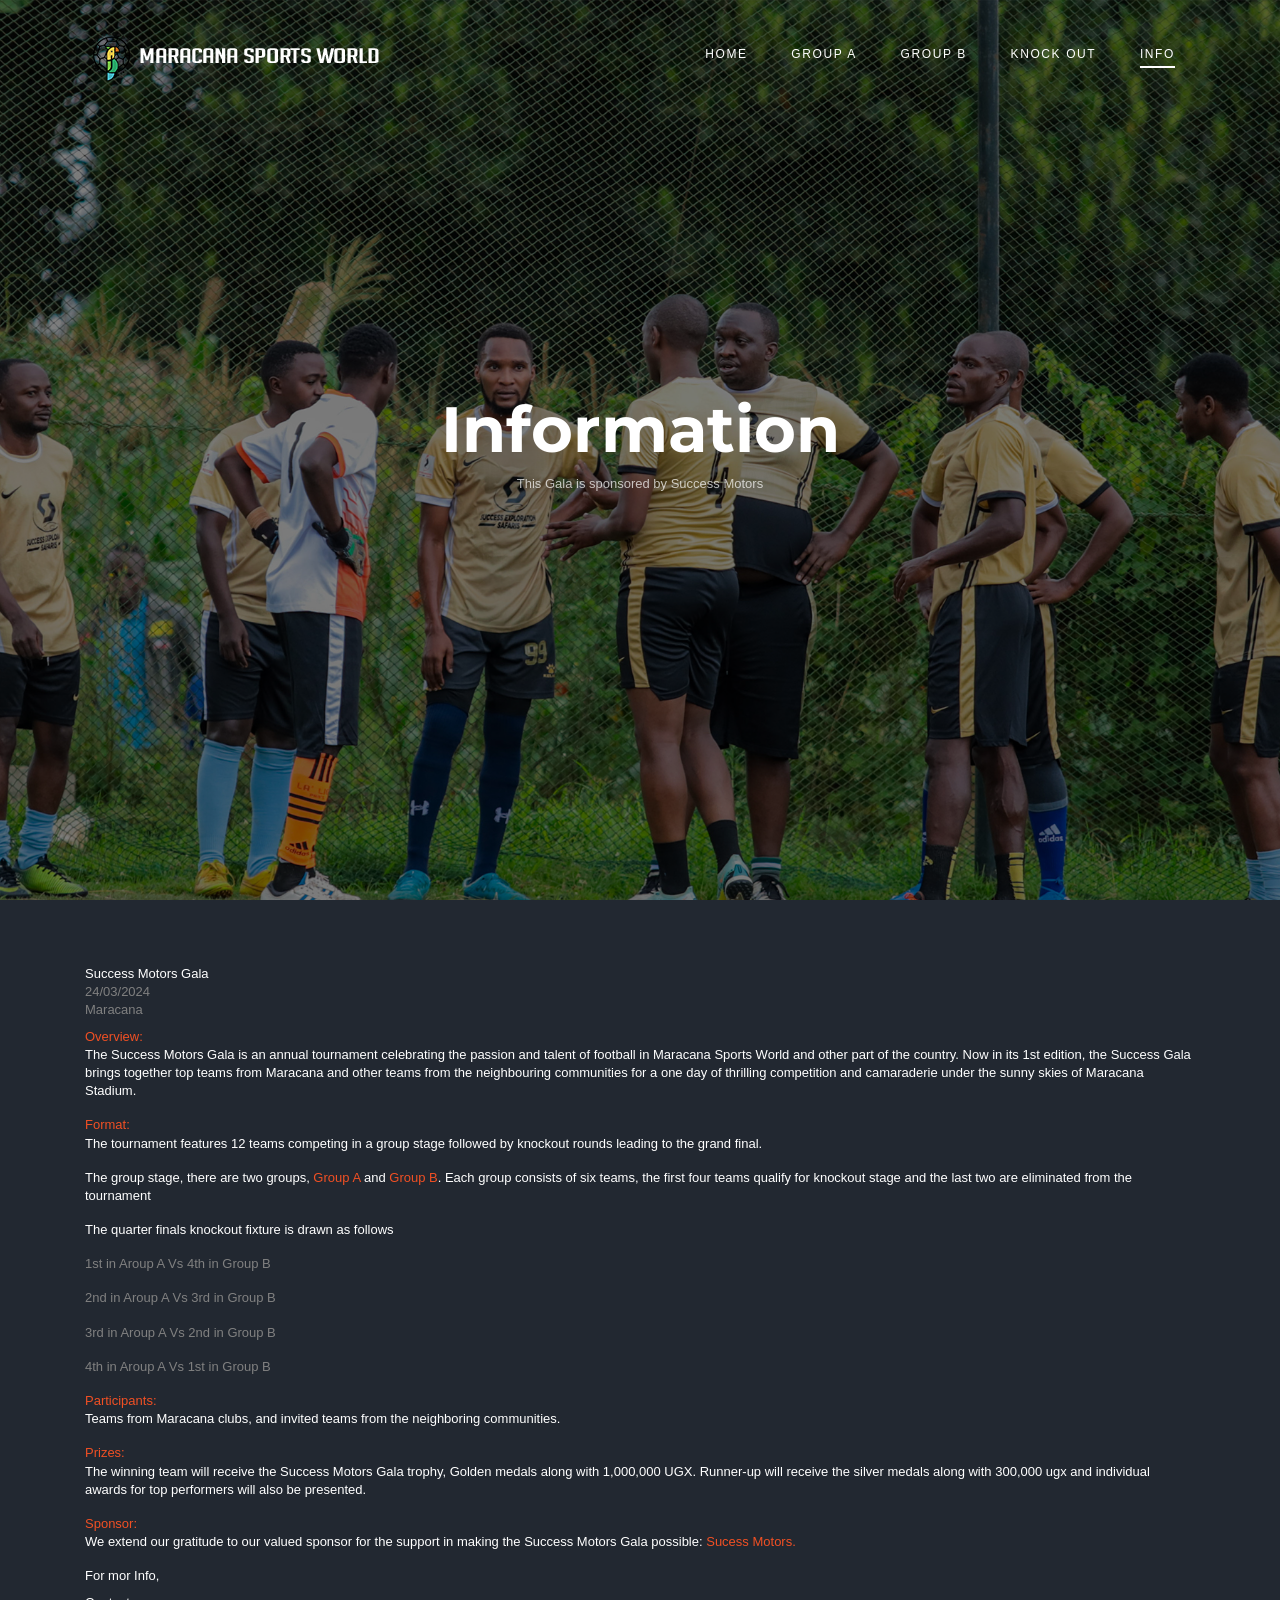
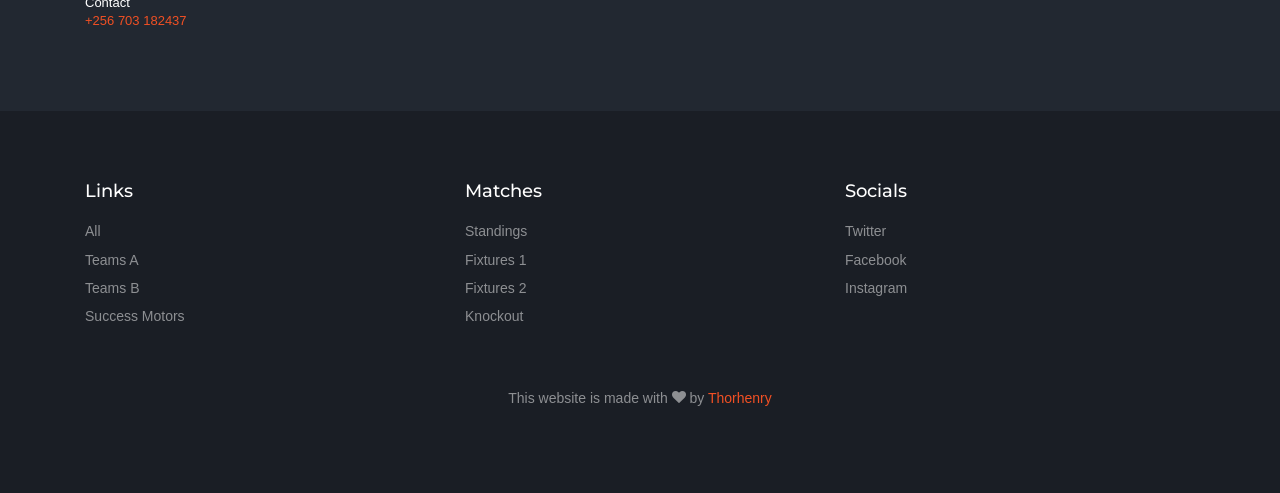
<file: info.html>
<!DOCTYPE html>
<html lang="en">

<head>
  <title>Maracana &mdash; Website by Thorhenry</title>
  <meta charset="utf-8">
  <meta name="viewport" content="width=device-width, initial-scale=1, shrink-to-fit=no">


  <link href="https://fonts.googleapis.com/css2?family=Montserrat:wght@400;700&display=swap" rel="stylesheet">

  <link rel="stylesheet" href="fonts/icomoon/style.css">

  <link rel="stylesheet" href="css/bootstrap/bootstrap.css">
  <link rel="stylesheet" href="css/jquery-ui.css">
  <link rel="stylesheet" href="css/owl.carousel.min.css">
  <link rel="stylesheet" href="css/owl.theme.default.min.css">
  <link rel="stylesheet" href="css/owl.theme.default.min.css">

  <link rel="stylesheet" href="css/jquery.fancybox.min.css">

  <link rel="stylesheet" href="css/bootstrap-datepicker.css">

  <link rel="stylesheet" href="fonts/flaticon/font/flaticon.css">

  <link rel="stylesheet" href="css/aos.css">

  <link rel="stylesheet" href="css/style.css">



</head>

<body>

  <div class="site-wrap">

    <div class="site-mobile-menu site-navbar-target">
      <div class="site-mobile-menu-header">
        <div class="site-mobile-menu-close">
          <span class="icon-close2 js-menu-toggle"></span>
        </div>
      </div>
      <div class="site-mobile-menu-body"></div>
    </div>


    <header class="site-navbar py-4" role="banner">

      <div class="container">
        <div class="d-flex align-items-center">
          <div class="site-logo">
            <a href="index.html">
              <img src="images/maracana.png" alt="Logo">
            </a>
          </div>
          <div class="ml-auto">
            <nav class="site-navigation position-relative text-right" role="navigation">
              <ul class="site-menu main-menu js-clone-nav mr-auto d-none d-lg-block">
                <li><a href="index.html" class="nav-link">Home</a></li>
                <li><a href="groupA.html" class="nav-link">Group A</a></li>
                <li><a href="groupB.html" class="nav-link">Group B</a></li>
                <li><a href="knockout.html" class="nav-link">Knock Out</a></li>
                <li class="active"><a href="info.html" class="nav-link">Info</a></li>
              </ul>
            </nav>

            <a href="#" class="d-inline-block d-lg-none site-menu-toggle js-menu-toggle text-black float-right text-white"><span
                class="icon-menu h3 text-white"></span></a>
          </div>
        </div>
      </div>

    </header>

    <div class="hero overlay" style="background-image: url('images/success.jpg');">
      <div class="container">
        <div class="row align-items-center">
          <div class="col-lg-9 mx-auto text-center">
            <h1 class="text-white">Information</h1>
            <p>This Gala is sponsored by Success Motors</p>
          </div>
        </div>
      </div>
    </div>

    
    <div class="site-section">
      <div class="container">
        <div class="row">
          <!-- <div class="col-lg-7">
            <form action="#">
              <div class="form-group">
                <input type="text" class="form-control" placeholder="Name">
              </div>
              <div class="form-group">
                <input type="text" class="form-control" placeholder="Email">
              </div>
              <div class="form-group">
                <input type="text" class="form-control" placeholder="Subject">
              </div>
              <div class="form-group">
                <textarea name="" class="form-control" id="" cols="30" rows="10" placeholder="Write something..."></textarea>
              </div>
              <div class="form-group">
                <input type="submit" class="btn btn-primary py-3 px-5" value="Send Message">
              </div>
            </form>  
          </div> -->
          <div class="col-lg-12 ml-auto">
            
            <ul class="list-unstyled">
              <li class="mb-2">
                <strong class="text-white d-block">Success Motors Gala</strong>
                24/03/2024 <br> Maracana
              </li>
              <li class="mb-2">
                <strong class="text-primary d-block">Overview:</strong>
                <P class="text-white d-block">The Success Motors Gala is an annual tournament celebrating the passion and talent of football in Maracana Sports World and other part of the country. Now in its 1st edition, the Success Gala brings together top teams from Maracana and other teams from the neighbouring communities for a one day of thrilling competition and camaraderie under the sunny skies of Maracana Stadium.</P>
              </li>
              <li class="mb-2">
                <strong class="text-primary d-block">Format:</strong>
                <P class="text-white d-block">The tournament features 12 teams competing in a group stage followed by knockout rounds leading to the grand final.</P> 
                <p class="text-white d-block"> The group stage, there are two groups, <a href="groupA.html">Group A</a> and <a href="groupB.html">Group B</a>. Each group consists of six teams, the first four teams qualify for knockout stage and the last two are eliminated from the tournament</P>
                  <p class="text-white d-block">The quarter finals knockout fixture is drawn as follows</P>
                    <p>1st in Aroup A Vs 4th in Group B</p>
                    <p>2nd in Aroup A Vs 3rd in Group B</p>
                    <p>3rd in Aroup A Vs 2nd in Group B</p>
                    <p>4th in Aroup A Vs 1st in Group B</p>
              </li>
              <li class="mb-2">
                <strong class="text-primary d-block">Participants:</strong>
                <P class="text-white d-block">Teams from Maracana clubs, and invited teams from the neighboring communities.</P>
              </li>
              <li class="mb-2">
                <strong class="text-primary d-block">Prizes:</strong>
                <P class="text-white d-block">The winning team will receive the Success Motors  Gala trophy, Golden medals along with 1,000,000 UGX. Runner-up will receive the silver medals along with 300,000 ugx and individual awards for top performers will also be presented.</P>
              </li>
              <li class="mb-2">
                <strong class="text-primary d-block">Sponsor:</strong>
                <P class="text-white d-block">We extend our gratitude to our valued sponsor for the support in making the Success Motors Gala possible: <a href="https://successmotorsltd.com/">Sucess Motors.</a></P>
              </li>
              <li class="mb-2">
                <strong class="text-white d-block">For mor Info,</strong>
              </li>
              <li class="mb-2">
                <strong class="text-white d-block">
                  Contact
                </strong>
                <p class="text-primary d-block">+256 703 182437</p>
              </li>
            </ul>
          </div>
        </div>
      </div>
    </div>


    <footer class="footer-section">
      <div class="container">
        <div class="row">
          <div class="col-lg-4 ml-auto">
            <div class="widget mb-2">
              <h3>Links</h3>
              <ul class="list-unstyled links">
                <li><a href="index.html">All</a></li>
                <li><a href="groupA.html">Teams A</a></li>
                <li><a href="groupB.html">Teams B</a></li>
                <li><a href="https://successmotorsltd.com/">Success Motors</a></li>
              </ul>
            </div>
          </div>
          <div class="col-lg-4 ml-auto">
            <div class="widget mb-2">
              <h3>Matches</h3>
              <ul class="list-unstyled links">
                <li><a href="knockout.html">Standings</a></li>
                <li><a href="groupA.html">Fixtures 1</a></li>
                <li><a href="groupB.html">Fixtures 2</a></li>
                <li><a href="knockout.html">Knockout</a></li>
              </ul>
            </div>
          </div>

          <div class="col-lg-4 ml-auto">
            <div class="widget mb-2">
              <h3>Socials</h3>
              <ul class="list-unstyled links">
                <li><a href="https://twitter.com/Thorhenry6">Twitter</a></li>
                <li><a href="https://www.facebook.com/thor.henry.73">Facebook</a></li>
                <li><a href="https://www.instagram.com/thorhenry18/">Instagram</a></li>
              </ul>
            </div>
          </div>

        </div>

        <div class="row text-center">
          <div class="col-md-12">
            <div class=" pt-5">
              <p>
                
                <!-- Copyright &copy; -->
                <script>
                  // document.write(new Date().getFullYear());
                </script>This website is made with <i class="icon-heart"
                  aria-hidden="true"></i> by <a href="https://thorhenry.github.io/personal_blog/" target="_blank">Thorhenry</a>
                
              </p>
            </div>
          </div>

        </div>
      </div>
    </footer>



  </div>
  <!-- .site-wrap -->

  <script src="js/jquery-3.3.1.min.js"></script>
  <script src="js/jquery-migrate-3.0.1.min.js"></script>
  <script src="js/jquery-ui.js"></script>
  <script src="js/popper.min.js"></script>
  <script src="js/bootstrap.min.js"></script>
  <script src="js/owl.carousel.min.js"></script>
  <script src="js/jquery.stellar.min.js"></script>
  <script src="js/jquery.countdown.min.js"></script>
  <script src="js/bootstrap-datepicker.min.js"></script>
  <script src="js/jquery.easing.1.3.js"></script>
  <script src="js/aos.js"></script>
  <script src="js/jquery.fancybox.min.js"></script>
  <script src="js/jquery.sticky.js"></script>
  <script src="js/jquery.mb.YTPlayer.min.js"></script>


  <script src="js/main.js"></script>

</body>

</html>
</file>
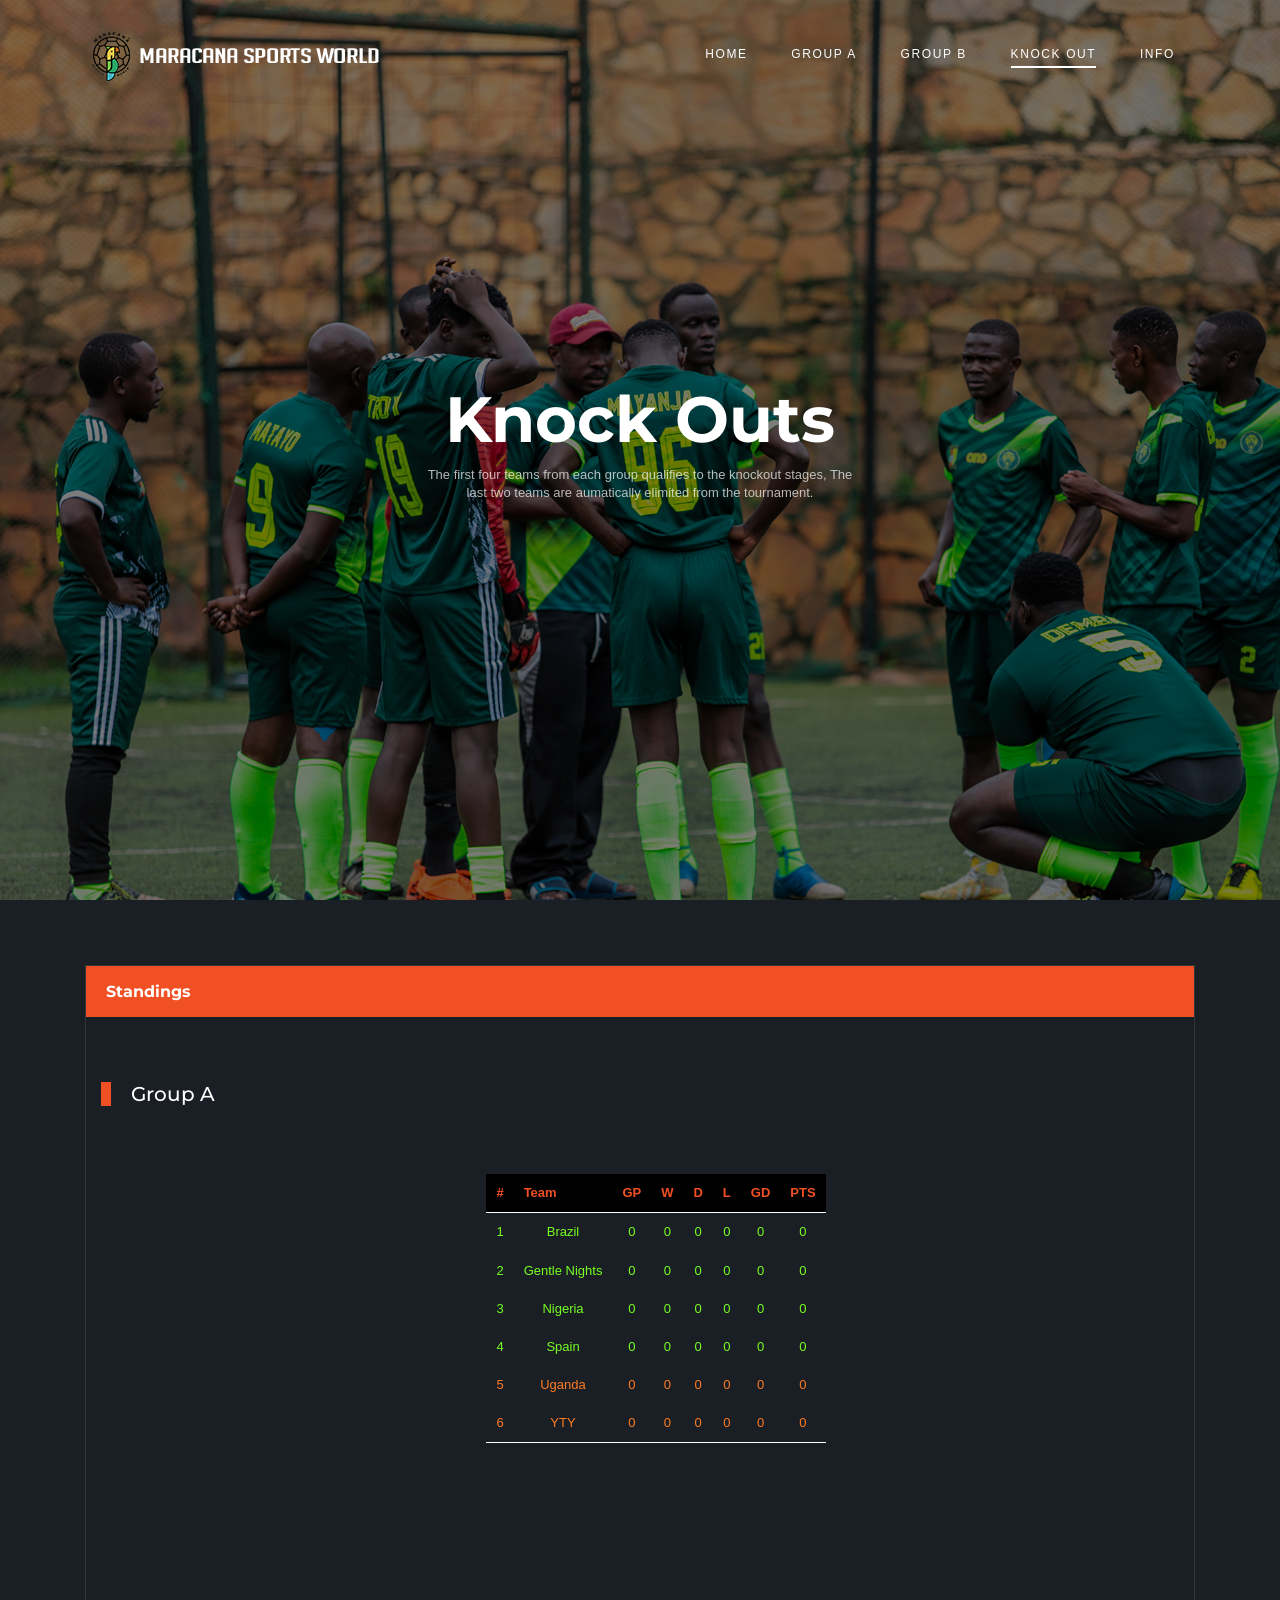
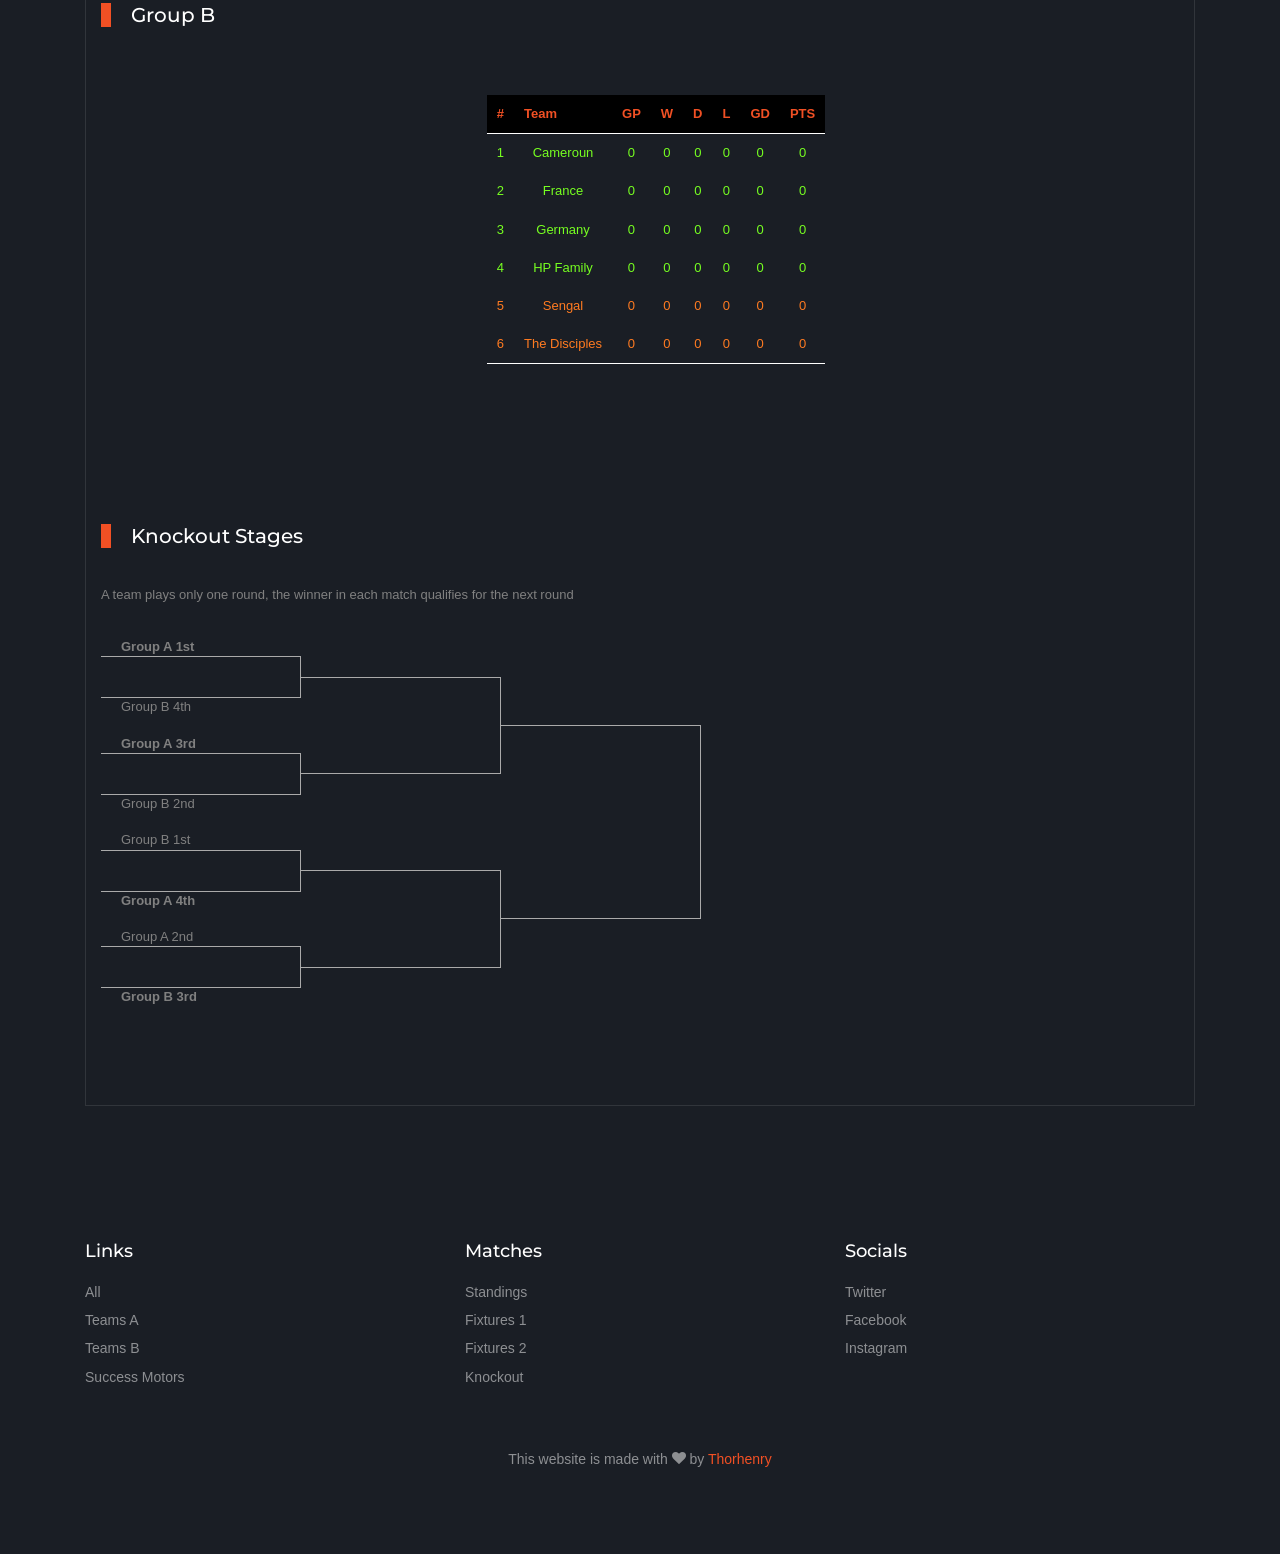
<file: knockout.html>
<!DOCTYPE html>
<html lang="en">

<head>
  <title>Maracana &mdash; Website by Thorhenry</title>
  <meta charset="utf-8">
  <meta name="viewport" content="width=device-width, initial-scale=1, shrink-to-fit=no">


  <link href="https://fonts.googleapis.com/css2?family=Montserrat:wght@400;700&display=swap" rel="stylesheet">

  <link rel="stylesheet" href="fonts/icomoon/style.css">

  <link rel="stylesheet" href="css/bootstrap/bootstrap.css">
  <link rel="stylesheet" href="css/jquery-ui.css">
  <link rel="stylesheet" href="css/owl.carousel.min.css">
  <link rel="stylesheet" href="css/owl.theme.default.min.css">
  <link rel="stylesheet" href="css/owl.theme.default.min.css">
  <link href="https://fonts.googleapis.com/css?family=Fjalla+One" rel="stylesheet"> 

  <link rel="stylesheet" href="css/jquery.fancybox.min.css">

  <link rel="stylesheet" href="css/bootstrap-datepicker.css">

  <link rel="stylesheet" href="fonts/flaticon/font/flaticon.css">

  <link rel="stylesheet" href="css/aos.css">

  <link rel="stylesheet" href="css/style.css">



</head>

<body>

  <div class="site-wrap">

    <div class="site-mobile-menu site-navbar-target">
      <div class="site-mobile-menu-header">
        <div class="site-mobile-menu-close">
          <span class="icon-close2 js-menu-toggle"></span>
        </div>
      </div>
      <div class="site-mobile-menu-body"></div>
    </div>


    <header class="site-navbar py-4" role="banner">

      <div class="container">
        <div class="d-flex align-items-center">
          <div class="site-logo">
            <a href="index.html">
              <img src="images/maracana.png" alt="Logo">
            </a>
          </div>
          <div class="ml-auto">
            <nav class="site-navigation position-relative text-right" role="navigation">
              <ul class="site-menu main-menu js-clone-nav mr-auto d-none d-lg-block">
                <li><a href="index.html" class="nav-link">Home</a></li>
                <li><a href="groupA.html" class="nav-link">Group A</a></li>
                <li><a href="groupB.html" class="nav-link">Group B</a></li>
                <li class="active"><a href="knockout.html" class="nav-link">Knock Out</a></li>
                <li><a href="info.html" class="nav-link">Info</a></li>
              </ul>
            </nav>

            <a href="#" class="d-inline-block d-lg-none site-menu-toggle js-menu-toggle text-black float-right text-white"><span
                class="icon-menu h3 text-white"></span></a>
          </div>
        </div>
      </div>

    </header>

    <div class="hero overlay" style="background-image: url('images/success3.jpg');">
      <div class="container">
        <div class="row align-items-center">
          <div class="col-lg-5 mx-auto text-center">
            <h1 class="text-white">Knock Outs</h1>
            <p>The first four teams from each group qualifies to the knockout stages, The last two teams are aumatically elimited from the tournament.</p>
          </div>
        </div>
      </div>
    </div>


    <div class="site-section bg-dark">
      <div class="container">
        <div class="row">
          <div class="col-lg-12">
            <div class="widget-next-match">
              <div class="widget-title">
                <h3>Standings</h3>
              </div>
              <div class="container site-section">
                <div class="row">
                  <div class="col-12 title-section ml-auto">
                    <h2 class="heading">Group A</h2>
                  </div>
                </div>
                <div class="ptable">
                          <table>
                            <tr class="col">
                              <th>#</th>
                              <th>Team</th>
                              <th>GP</th>
                              <th>W</th>
                              <th>D</th>
                              <th>L</th>
                              <th>GD</th>
                              <th>PTS</th>
                            </tr>
                            <tr class="wpos">
                              <td>1</td>
                              <td>Brazil</td>
                              <td>0</td>
                              <td>0</td>
                              <td>0</td>
                              <td>0</td>
                              <td>0</td>
                              <td>0</td>
                            </tr>
                            <tr class="wpos">
                              <td>2</td>
                              <td>Gentle Nights</td>
                              <td>0</td>
                              <td>0</td>
                              <td>0</td>
                              <td>0</td>
                              <td>0</td>
                              <td>0</td>
                            </tr>
                            <tr class="wpos">
                              <td>3</td>
                              <td>Nigeria</td>
                              <td>0</td>
                              <td>0</td>
                              <td>0</td>
                              <td>0</td>
                              <td>0</td>
                              <td>0</td>
                            </tr>
                            <tr class="wpos">
                              <td>4</td>
                              <td>Spain</td>
                              <td>0</td>
                              <td>0</td>
                              <td>0</td>
                              <td>0</td>
                              <td>0</td>
                              <td>0</td>
                            </tr>
                            <tr class="pos">
                              <td>5</td>
                              <td>Uganda</td>
                              <td>0</td>
                              <td>0</td>
                              <td>0</td>
                              <td>0</td>
                              <td>0</td>
                              <td>0</td>
                            </tr>
                            <tr class="pos">
                              <td>6</td>
                              <td>YTY</td>
                              <td>0</td>
                              <td>0</td>
                              <td>0</td>
                              <td>0</td>
                              <td>0</td>
                              <td>0</td>
                            </tr>
                            <tr class="col"></tr>
                          </table>
                </div>
              </div>


              <div class="container site-section">
                <div class="row">
                  <div class="col-12 title-section ml-auto">
                    <h2 class="heading">Group B</h2>
                  </div>
                </div>
                <div class="ptable">
                          <table>
                            <tr class="col">
                              <th>#</th>
                              <th>Team</th>
                              <th>GP</th>
                              <th>W</th>
                              <th>D</th>
                              <th>L</th>
                              <th>GD</th>
                              <th>PTS</th>
                            </tr>
                            <tr class="wpos">
                              <td>1</td>
                              <td>Cameroun</td>
                              <td>0</td>
                              <td>0</td>
                              <td>0</td>
                              <td>0</td>
                              <td>0</td>
                              <td>0</td>
                            </tr>
                            <tr class="wpos">
                              <td>2</td>
                              <td>France</td>
                              <td>0</td>
                              <td>0</td>
                              <td>0</td>
                              <td>0</td>
                              <td>0</td>
                              <td>0</td>
                            </tr>
                            <tr class="wpos">
                              <td>3</td>
                              <td>Germany</td>
                              <td>0</td>
                              <td>0</td>
                              <td>0</td>
                              <td>0</td>
                              <td>0</td>
                              <td>0</td>
                            </tr>
                            <tr class="wpos">
                              <td>4</td>
                              <td>HP Family</td>
                              <td>0</td>
                              <td>0</td>
                              <td>0</td>
                              <td>0</td>
                              <td>0</td>
                              <td>0</td>
                            </tr>
                            <tr class="pos">
                              <td>5</td>
                              <td>Sengal</td>
                              <td>0</td>
                              <td>0</td>
                              <td>0</td>
                              <td>0</td>
                              <td>0</td>
                              <td>0</td>
                            </tr>
                            <tr class="pos">
                              <td>6</td>
                              <td>The Disciples</td>
                              <td>0</td>
                              <td>0</td>
                              <td>0</td>
                              <td>0</td>
                              <td>0</td>
                              <td>0</td>
                            </tr>
                            <tr class="col"></tr>
                          </table>
                          </div>
              
                </div>

                <div class="container site-section">
                  <div class="row">
                    <div class="col-12 title-section ml-auto">
                      <h2 class="heading">Knockout Stages</h2>
                    </div>
                  </div>
                  
                  <p>A team plays only one round, the winner in each match qualifies for the next round</p>
<main id="tournament">
  <ul class="round round-2">
    <li class="spacer">&nbsp;</li>
    
    <li class="game game-top winner">Group A 1st<span></span></li>
    <li class="game game-spacer">&nbsp;</li>
    <li class="game game-bottom ">Group B 4th<span></span></li>

    <li class="spacer">&nbsp;</li>
    
    <li class="game game-top winner">Group A 3rd<span></span></li>
    <li class="game game-spacer">&nbsp;</li>
    <li class="game game-bottom ">Group B 2nd<span></span></li>

    <li class="spacer">&nbsp;</li>
    
    <li class="game game-top ">Group B 1st<span></span></li>
    <li class="game game-spacer">&nbsp;</li>
    <li class="game game-bottom winner">Group A 4th<span></span></li>

    <li class="spacer">&nbsp;</li>
    
    <li class="game game-top ">Group A 2nd<span></span></li>
    <li class="game game-spacer">&nbsp;</li>
    <li class="game game-bottom winner">Group B 3rd<span></span></li>

    <li class="spacer">&nbsp;</li>
  </ul>
  <ul class="round round-3">
    <li class="spacer">&nbsp;</li>
    
    <li class="game game-top winner"><span></span></li>
    <li class="game game-spacer">&nbsp;</li>
    <li class="game game-bottom "><span></span></li>

    <li class="spacer">&nbsp;</li>
    
    <li class="game game-top "><span></span></li>
    <li class="game game-spacer">&nbsp;</li>
    <li class="game game-bottom winner"><span></span></li>

    <li class="spacer">&nbsp;</li>
  </ul>
  <ul class="round round-4">
    <li class="spacer">&nbsp;</li>
    
    <li class="game game-top winner"><span></span></li>
    <li class="game game-spacer">&nbsp;</li>
    <li class="game game-bottom "><span></span></li>
    
    <li class="spacer">&nbsp;</li>
  </ul>   
</main>
                
                  </div>


              </div>
            </div> 
          </div>
         </div>
       </div>
     </div>
    </div>

    
    
    


    
    



    <footer class="footer-section">
      <div class="container">
        <div class="row">
          <div class="col-lg-4 ml-auto">
            <div class="widget mb-3">
              <h3>Links</h3>
              <ul class="list-unstyled links">
                <li><a href="index.html">All</a></li>
                <li><a href="groupA.html">Teams A</a></li>
                <li><a href="groupB.html">Teams B</a></li>
                <li><a href="https://successmotorsltd.com/">Success Motors</a></li>
              </ul>
            </div>
          </div>
          <div class="col-lg-4 ml-auto">
            <div class="widget mb-3">
              <h3>Matches</h3>
              <ul class="list-unstyled links">
                <li><a href="knockout.html">Standings</a></li>
                <li><a href="groupA.html">Fixtures 1</a></li>
                <li><a href="groupB.html">Fixtures 2</a></li>
                <li><a href="knockout.html">Knockout</a></li>
              </ul>
            </div>
          </div>

          <div class="col-lg-4 ml-auto">
            <div class="widget mb-3">
              <h3>Socials</h3>
              <ul class="list-unstyled links">
                <li><a href="https://twitter.com/Thorhenry6">Twitter</a></li>
                <li><a href="https://www.facebook.com/thor.henry.73">Facebook</a></li>
                <li><a href="https://www.instagram.com/thorhenry18/">Instagram</a></li>
              </ul>
            </div>
          </div>

        </div>

        <div class="row text-center">
          <div class="col-md-12">
            <div class=" pt-5">
              <p>
                
                <!-- Copyright &copy; -->
                <script>
                  // document.write(new Date().getFullYear());
                </script>This website is made with <i class="icon-heart"
                  aria-hidden="true"></i> by <a href="https://thorhenry.github.io/personal_blog/" target="_blank">Thorhenry</a>
                
              </p>
            </div>
          </div>

        </div>
      </div>
    </footer>



  </div>
  <!-- .site-wrap -->

  <script src="js/jquery-3.3.1.min.js"></script>
  <script src="js/jquery-migrate-3.0.1.min.js"></script>
  <script src="js/jquery-ui.js"></script>
  <script src="js/popper.min.js"></script>
  <script src="js/bootstrap.min.js"></script>
  <script src="js/owl.carousel.min.js"></script>
  <script src="js/jquery.stellar.min.js"></script>
  <script src="js/jquery.countdown.min.js"></script>
  <script src="js/bootstrap-datepicker.min.js"></script>
  <script src="js/jquery.easing.1.3.js"></script>
  <script src="js/aos.js"></script>
  <script src="js/jquery.fancybox.min.js"></script>
  <script src="js/jquery.sticky.js"></script>
  <script src="js/jquery.mb.YTPlayer.min.js"></script>


  <script src="js/main.js"></script>

</body>

</html>
</file>
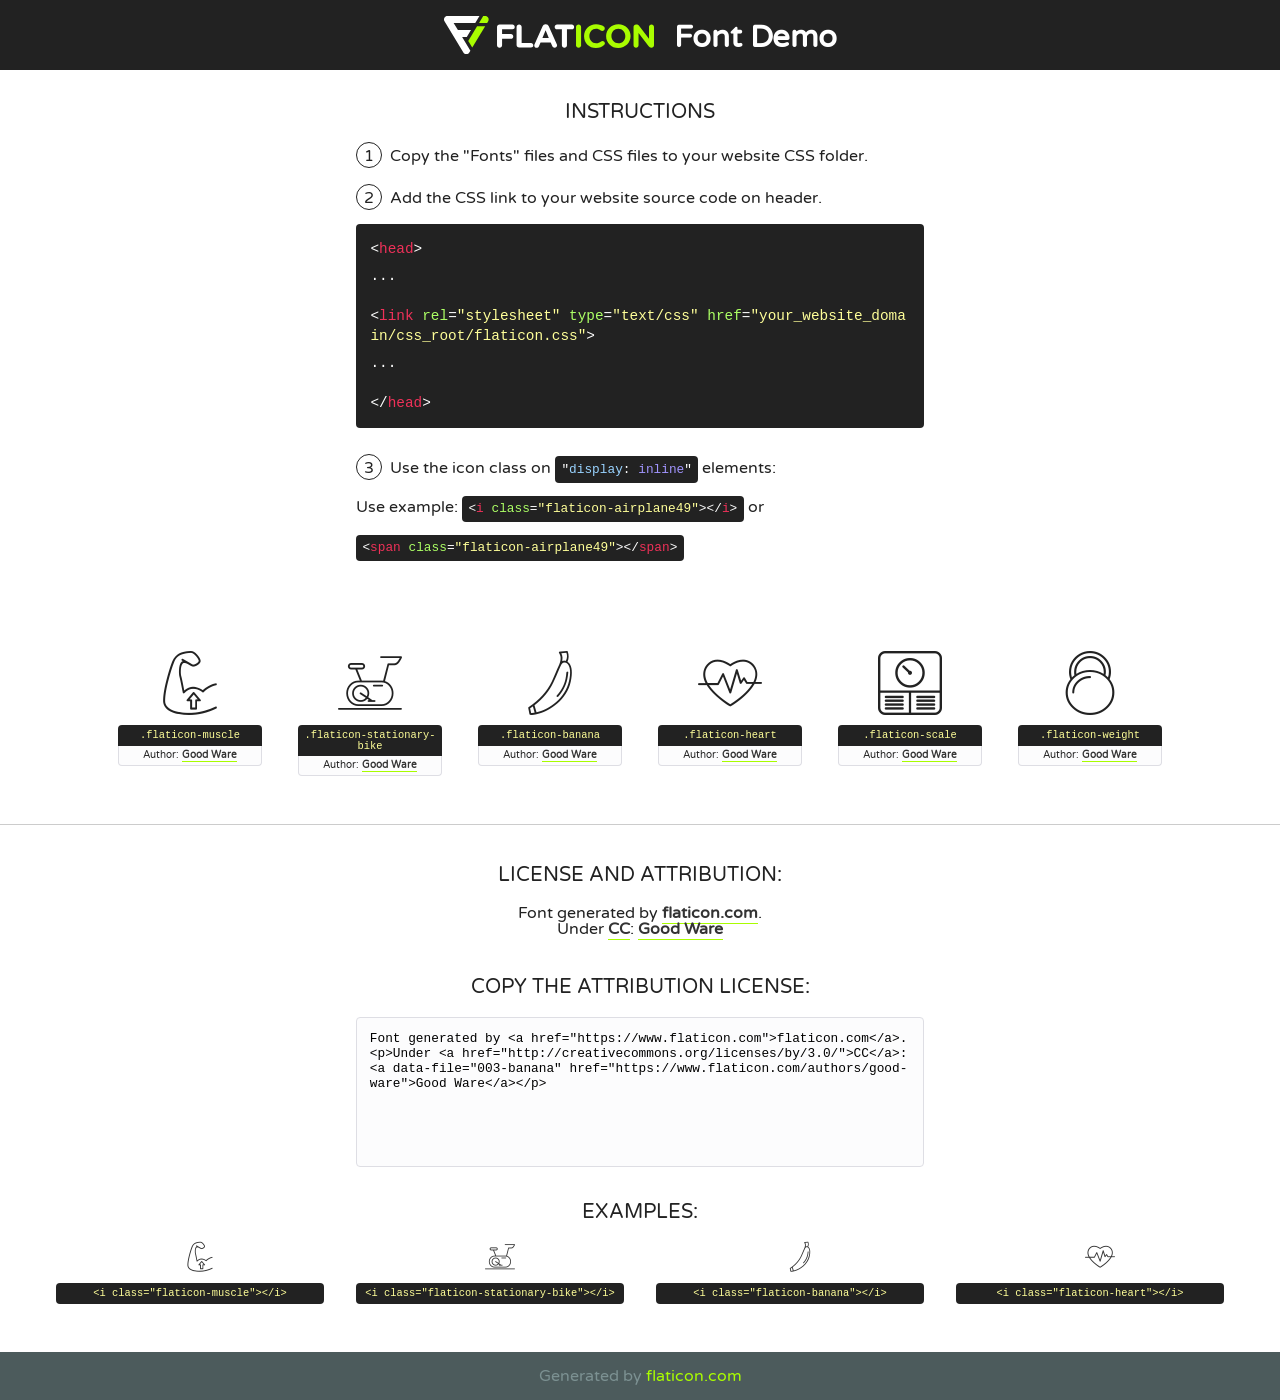
<file: fonts/flaticon/font/flaticon.html>
<!DOCTYPE html>
<!--
  Flaticon icon font: Flaticon
  Creation date: 03/06/2019 10:47
-->
<html>
<!DOCTYPE html>
<html>

<head>
    <title>Flaticon WebFont</title>
    <link href="http://fonts.googleapis.com/css?family=Varela+Round" rel="stylesheet" type="text/css" />
    <link rel="stylesheet" type="text/css" href="flaticon.css">
    <meta charset="UTF-8">
    <style>
    html, body, div, span, applet, object, iframe,
    h1, h2, h3, h4, h5, h6, p, blockquote, pre,
    a, abbr, acronym, address, big, cite, code,
    del, dfn, em, img, ins, kbd, q, s, samp,
    small, strike, strong, sub, sup, tt, var,
    b, u, i, center,
    dl, dt, dd, ol, ul, li,
    fieldset, form, label, legend,
    table, caption, tbody, tfoot, thead, tr, th, td,
    article, aside, canvas, details, embed, 
    figure, figcaption, footer, header, hgroup, 
    menu, nav, output, ruby, section, summary,
    time, mark, audio, video {
        margin: 0;
        padding: 0;
        border: 0;
        font-size: 100%;
        font: inherit;
        vertical-align: baseline;
    }
    /* HTML5 display-role reset for older browsers */
    article, aside, details, figcaption, figure, 
    footer, header, hgroup, menu, nav, section {
        display: block;
    }
    body {
        line-height: 1;
    }
    ol, ul {
        list-style: none;
    }
    blockquote, q {
        quotes: none;
    }
    blockquote:before, blockquote:after,
    q:before, q:after {
        content: '';
        content: none;
    }
    table {
        border-collapse: collapse;
        border-spacing: 0;
    }
    body {
        font-family: 'Varela Round', Helvetica, Arial, sans-serif;
        font-size: 16px;
        color: #222;
    }
    a {
        color: #333;
        border-bottom: 1px solid #a9fd00;
        font-weight: bold;
        text-decoration: none;
    }
    * {
        -moz-box-sizing: border-box;
        -webkit-box-sizing: border-box;
        box-sizing: border-box;
        margin: 0;
        padding: 0;
    }
    [class^="flaticon-"]:before, [class*=" flaticon-"]:before, [class^="flaticon-"]:after, [class*=" flaticon-"]:after {
        font-family: Flaticon;
        font-size: 30px;
        font-style: normal;
        margin-left: 20px;
        color: #333;
    }
    .wrapper {
        max-width: 600px;
        margin: auto;
        padding: 0 1em;
    }
    .title {
        font-size: 1.25em;
        text-align: center;
        margin-bottom: 1em;
        text-transform: uppercase;
    }
    header {
        text-align: center;
        background-color: #222;
        color: #fff;
        padding: 1em;
    }
    header .logo {
        width: 210px;
        height: 38px;
        display: inline-block;
        vertical-align: middle;
        margin-right: 1em;
        border: none;
    }
    header strong {
        font-size: 1.95em;
        font-weight: bold;
        vertical-align: middle;
        margin-top: 5px;
        display: inline-block;
    }
    .demo {
        margin: 2em auto;
        line-height: 1.25em;
    }
    .demo ul li {
        margin-bottom: 1em;
    }
    .demo ul li .num {
        color: #222;
        border-radius: 20px;
        display: inline-block;
        width: 26px;
        padding: 3px;
        height: 26px;
        text-align: center;
        margin-right: 0.5em;
        border: 1px solid #222;
    }
    .demo ul li code {
        background-color: #222;
        border-radius: 4px;
        padding: 0.25em 0.5em;
        display: inline-block;
        color: #fff;
        font-family: Consolas,Monaco,Lucida Console,Liberation Mono,DejaVu Sans Mono,Bitstream Vera Sans Mono,Courier New, monospace;
        font-weight: lighter;
        margin-top: 1em;
        font-size: 0.8em;
        word-break: break-all;
    }
    .demo ul li code.big {
        padding: 1em;
        font-size: 0.9em;
    }
    .demo ul li code .red {
        color: #EF3159;
    }
    .demo ul li code .green {
        color: #ACFF65;
    }
    .demo ul li code .yellow {
        color: #FFFF99;
    }
    .demo ul li code .blue {
        color: #99D3FF;
    }
    .demo ul li code .purple {
        color: #A295FF;
    }
    .demo ul li code .dots {
        margin-top: 0.5em;
        display: block;
    }
    #glyphs {
        border-bottom: 1px solid #ccc;
        padding: 2em 0;
        text-align: center;
    }
    .glyph {
        display: inline-block;
        width: 9em;
        margin: 1em;
        text-align: center;
        vertical-align: top;
        background: #FFF;
    }
    .glyph .glyph-icon {
        padding: 10px;
        display: block;
        font-family:"Flaticon";
        font-size: 64px;
        line-height: 1;
    }
    .glyph .glyph-icon:before {
        font-size: 64px;
        color: #222;
        margin-left: 0;
    }
    .class-name {
        font-size: 0.65em;
        background-color: #222;
        color: #fff;
        border-radius: 4px 4px 0 0;
        padding: 0.5em;
        color: #FFFF99;
        font-family: Consolas,Monaco,Lucida Console,Liberation Mono,DejaVu Sans Mono,Bitstream Vera Sans Mono,Courier New, monospace;
    }
    .author-name {
        font-size: 0.6em;
        background-color: #fcfcfd;
        border: 1px solid #DEDEE4;
        border-top: 0;
        border-radius: 0 0 4px 4px;
        padding: 0.5em;
    }
    .class-name:last-child {
        font-size: 10px;
        color:#888;
    }
    .class-name:last-child a {
        font-size: 10px;
        color:#555;
    }
    .class-name:last-child a:hover {
        color:#a9fd00;
    }
    .glyph > input {
        display: block;
        width: 100px;
        margin: 5px auto;
        text-align: center;
        font-size: 12px;
        cursor: text;
    }
    .glyph > input.icon-input {
        font-family:"Flaticon";
        font-size: 16px;
        margin-bottom: 10px;
    }
    .attribution .title {
        margin-top: 2em;
    }
    .attribution textarea {
        background-color: #fcfcfd;
        padding: 1em;
        border: none;
        box-shadow: none;
        border: 1px solid #DEDEE4;
        border-radius: 4px;
        resize: none;
        width: 100%;
        height: 150px;
        font-size: 0.8em;
        font-family: Consolas,Monaco,Lucida Console,Liberation Mono,DejaVu Sans Mono,Bitstream Vera Sans Mono,Courier New, monospace;
        -webkit-appearance: none;
    }
    .iconsuse {
        margin: 2em auto;
        text-align: center;
        max-width: 1200px;
    }
    .iconsuse:after {
        content: '';
        display: table;
        clear: both;
    }
    .iconsuse .image {
        float: left;
        width: 25%;
        padding: 0 1em;
    }
    .iconsuse .image p {
        margin-bottom: 1em;
    }
    .iconsuse .image span {
        display: block;
        font-size: 0.65em;
        background-color: #222;
        color: #fff;
        border-radius: 4px;
        padding: 0.5em;
        color: #FFFF99;
        margin-top: 1em;
        font-family: Consolas,Monaco,Lucida Console,Liberation Mono,DejaVu Sans Mono,Bitstream Vera Sans Mono,Courier New, monospace;
    }
    #footer {
        text-align: center;
        background-color: #4C5B5C;
        color: #7c9192;
        padding: 1em;
    }
    #footer a {
        border: none;
        color: #a9fd00;
        font-weight: normal;
    }
    @media (max-width: 960px) {
        .iconsuse .image {
            width: 50%;
        }
    }
    @media (max-width: 560px) {
        .iconsuse .image {
            width: 100%;
        }
    }
    </style>
</head>

<body class="characters-off">

    <header>
        <a href="https://www.flaticon.com" target="_blank" class="logo">
            <svg version="1.1" xmlns="http://www.w3.org/2000/svg" xmlns:xlink="http://www.w3.org/1999/xlink" xmlns:a="http://ns.adobe.com/AdobeSVGViewerExtensions/3.0/" viewBox="0 0 560.875 102.036" enable-background="new 0 0 560.875 102.036" xml:space="preserve">
                <defs>
                </defs>
                <g>
                    <g class="letters">
                        <path fill="#ffffff" d="M141.596,29.675c0-3.777,2.985-6.767,6.764-6.767h34.438c3.426,0,6.15,2.728,6.15,6.15
                        c0,3.43-2.724,6.149-6.15,6.149h-27.674v13.091h23.719c3.429,0,6.151,2.724,6.151,6.15c0,3.43-2.723,6.149-6.151,6.149h-23.719
                        v17.574c0,3.773-2.986,6.761-6.764,6.761c-3.779,0-6.764-2.989-6.764-6.761V29.675z"></path>
                        <path fill="#ffffff" d="M193.844,29.149c0-3.781,2.985-6.767,6.764-6.767c3.776,0,6.763,2.985,6.763,6.767v42.957h25.039
                        c3.426,0,6.149,2.726,6.149,6.153c0,3.425-2.723,6.15-6.149,6.15h-31.802c-3.779,0-6.764-2.986-6.764-6.768V29.149z"></path>
                        <path fill="#ffffff" d="M241.891,75.71l21.438-48.407c1.492-3.341,4.215-5.357,7.906-5.357h0.792
                        c3.686,0,6.323,2.017,7.815,5.357l21.439,48.407c0.436,0.967,0.701,1.845,0.701,2.723c0,3.602-2.809,6.501-6.414,6.501
                        c-3.161,0-5.269-1.845-6.499-4.655l-4.132-9.661h-27.059l-4.301,10.102c-1.144,2.631-3.426,4.214-6.237,4.214
                        c-3.517,0-6.24-2.81-6.24-6.325C241.1,77.64,241.451,76.677,241.891,75.71z M279.932,58.666l-8.521-20.297l-8.526,20.297H279.932
                        z"></path>
                        <path fill="#ffffff" d="M314.864,35.387H301.86c-3.429,0-6.239-2.813-6.239-6.238c0-3.429,2.811-6.24,6.239-6.24h39.533
                        c3.426,0,6.237,2.811,6.237,6.24c0,3.425-2.811,6.238-6.237,6.238h-13.001v42.785c0,3.773-2.99,6.761-6.764,6.761
                        c-3.779,0-6.764-2.989-6.764-6.761V35.387z"></path>
                        <path fill="#A9FD00" d="M352.615,29.149c0-3.781,2.985-6.767,6.767-6.767c3.774,0,6.761,2.985,6.761,6.767v49.024
                        c0,3.773-2.987,6.761-6.761,6.761c-3.781,0-6.767-2.989-6.767-6.761V29.149z"></path>
                        <path fill="#A9FD00" d="M374.132,53.836v-0.179c0-17.481,13.178-31.801,32.065-31.801c9.22,0,15.459,2.458,20.557,6.238
                        c1.402,1.054,2.637,2.985,2.637,5.357c0,3.692-2.985,6.59-6.681,6.59c-1.845,0-3.071-0.702-4.044-1.319
                        c-3.776-2.813-7.729-4.393-12.562-4.393c-10.364,0-17.831,8.611-17.831,19.154v0.173c0,10.542,7.291,19.329,17.831,19.329
                        c5.715,0,9.492-1.756,13.359-4.834c1.049-0.874,2.458-1.491,4.039-1.491c3.429,0,6.325,2.813,6.325,6.236
                        c0,2.106-1.056,3.78-2.282,4.834c-5.539,4.834-12.036,7.733-21.878,7.733C387.572,85.464,374.132,71.493,374.132,53.836z"></path>
                        <path fill="#A9FD00" d="M433.009,53.836v-0.179c0-17.481,13.79-31.801,32.766-31.801c18.981,0,32.592,14.143,32.592,31.628v0.173
                        c0,17.483-13.785,31.807-32.769,31.807C446.625,85.464,433.009,71.32,433.009,53.836z M484.224,53.836v-0.179
                        c0-10.539-7.725-19.326-18.626-19.326c-10.893,0-18.449,8.611-18.449,19.154v0.173c0,10.542,7.73,19.329,18.626,19.329
                        C476.676,72.986,484.224,64.378,484.224,53.836z"></path>
                        <path fill="#A9FD00" d="M506.233,29.321c0-3.774,2.99-6.763,6.767-6.763h1.401c3.252,0,5.183,1.583,7.029,3.953l26.093,34.265
                        V29.059c0-3.692,2.99-6.677,6.681-6.677c3.683,0,6.671,2.985,6.671,6.677v48.934c0,3.78-2.987,6.765-6.764,6.765h-0.436
                        c-3.257,0-5.188-1.581-7.034-3.953l-27.056-35.492v32.944c0,3.687-2.985,6.676-6.678,6.676c-3.683,0-6.673-2.989-6.673-6.676
                        V29.321z"></path>
                    </g>
                    <g class="insignia">
                        <path fill="#ffffff" d="M48.372,56.137h12.517l11.156-18.537H37.186L25.688,18.539h57.825L94.668,0H9.271
                        C5.925,0,2.842,1.801,1.198,4.716c-1.644,2.907-1.593,6.482,0.134,9.343l50.38,83.501c1.678,2.781,4.689,4.476,7.938,4.476
                        c3.246,0,6.257-1.695,7.935-4.476l2.898-4.804L48.372,56.137z"></path>
                        <g class="i">
                            <path fill="#A9FD00" d="M93.575,18.539h0.031v0.004l21.652,0.004l2.705-4.488c1.727-2.861,1.778-6.436,0.133-9.343
                            C116.454,1.801,113.371,0,110.026,0h-5.294L93.575,18.539z"></path>
                            <polygon fill="#A9FD00" points="88.291,27.356 64.725,66.486 75.519,84.404 109.942,27.356"></polygon>
                        </g>
                    </g>
                </g>
            </svg>
        </a>
        <strong>Font Demo</strong>
    </header>


    <section class="demo wrapper">

        <p class="title">Instructions</p>

        <ul>
            <li>
                <span class="num">1</span>Copy the "Fonts" files and CSS files to your website CSS folder.
            </li>
            <li>
                <span class="num">2</span>Add the CSS link to your website source code on header.
                <code class="big">
                    &lt;<span class="red">head</span>&gt;
                    <br/><span class="dots">...</span>
                    <br/>&lt;<span class="red">link</span> <span class="green">rel</span>=<span class="yellow">"stylesheet"</span> <span class="green">type</span>=<span class="yellow">"text/css"</span> <span class="green">href</span>=<span class="yellow">"your_website_domain/css_root/flaticon.css"</span>&gt;
                    <br/><span class="dots">...</span>
                    <br/>&lt;/<span class="red">head</span>&gt;
                </code>
            </li>

            <li>
                <p>
                    <span class="num">3</span>Use the icon class on <code>"<span class="blue">display</span>:<span class="purple"> inline</span>"</code> elements:
                    <br />
                    Use example: <code>&lt;<span class="red">i</span> <span class="green">class</span>=<span class="yellow">&quot;flaticon-airplane49&quot;</span>&gt;&lt;/<span class="red">i</span>&gt;</code> or <code>&lt;<span class="red">span</span> <span class="green">class</span>=<span class="yellow">&quot;flaticon-airplane49&quot;</span>&gt;&lt;/<span class="red">span</span>&gt;</code>
            </li>
        </ul>

    </section>




   <section id="glyphs">          
    
      
        <div class="glyph"><div class="glyph-icon flaticon-muscle"></div>
            <div class="class-name">.flaticon-muscle</div>
            <div class="author-name">Author: <a data-file="001-muscle" href="https://www.flaticon.com/authors/good-ware">Good Ware</a> </div> 
        </div>        
        
        <div class="glyph"><div class="glyph-icon flaticon-stationary-bike"></div>
            <div class="class-name">.flaticon-stationary-bike</div>
            <div class="author-name">Author: <a data-file="002-stationary-bike" href="https://www.flaticon.com/authors/good-ware">Good Ware</a> </div> 
        </div>        
        
        <div class="glyph"><div class="glyph-icon flaticon-banana"></div>
            <div class="class-name">.flaticon-banana</div>
            <div class="author-name">Author: <a data-file="003-banana" href="https://www.flaticon.com/authors/good-ware">Good Ware</a> </div> 
        </div>        
        
        <div class="glyph"><div class="glyph-icon flaticon-heart"></div>
            <div class="class-name">.flaticon-heart</div>
            <div class="author-name">Author: <a data-file="004-heart" href="https://www.flaticon.com/authors/good-ware">Good Ware</a> </div> 
        </div>        
        
        <div class="glyph"><div class="glyph-icon flaticon-scale"></div>
            <div class="class-name">.flaticon-scale</div>
            <div class="author-name">Author: <a data-file="005-scale" href="https://www.flaticon.com/authors/good-ware">Good Ware</a> </div> 
        </div>        
        
        <div class="glyph"><div class="glyph-icon flaticon-weight"></div>
            <div class="class-name">.flaticon-weight</div>
            <div class="author-name">Author: <a data-file="006-weight" href="https://www.flaticon.com/authors/good-ware">Good Ware</a> </div> 
        </div>        
        

    </section>



    <section class="attribution wrapper"   style="text-align:center;">

      <div class="title">License and attribution:</div><div class="attrDiv">Font generated by <a href="https://www.flaticon.com">flaticon.com</a>. <div><p>Under <a href="http://creativecommons.org/licenses/by/3.0/">CC</a>: <a data-file="003-banana" href="https://www.flaticon.com/authors/good-ware">Good Ware</a></p>  </div>
      </div>
      <div class="title">Copy the Attribution License:</div>

    <textarea onclick="this.focus();this.select();">Font generated by &lt;a href=&quot;https://www.flaticon.com&quot;&gt;flaticon.com&lt;/a&gt;. <p>Under <a href="http://creativecommons.org/licenses/by/3.0/">CC</a>: <a data-file="003-banana" href="https://www.flaticon.com/authors/good-ware">Good Ware</a></p>  
     </textarea>

    </section>

    <section class="iconsuse">

          <div class="title">Examples:</div>            
             
            <div class="image">
                <p>
                    <i class="glyph-icon flaticon-muscle"></i> 
                    <span>&lt;i class=&quot;flaticon-muscle&quot;&gt;&lt;/i&gt;</span>
                </p>
            </div>
            
            <div class="image">
                <p>
                    <i class="glyph-icon flaticon-stationary-bike"></i> 
                    <span>&lt;i class=&quot;flaticon-stationary-bike&quot;&gt;&lt;/i&gt;</span>
                </p>
            </div>
            
            <div class="image">
                <p>
                    <i class="glyph-icon flaticon-banana"></i> 
                    <span>&lt;i class=&quot;flaticon-banana&quot;&gt;&lt;/i&gt;</span>
                </p>
            </div>
            
            <div class="image">
                <p>
                    <i class="glyph-icon flaticon-heart"></i> 
                    <span>&lt;i class=&quot;flaticon-heart&quot;&gt;&lt;/i&gt;</span>
                </p>
            </div>
                       
        </div>
                            
    </section>

<div id="footer">
    <div>Generated by <a href="https://www.flaticon.com">flaticon.com</a>
    </div>
</div>



</body>
</html>
</file>
<file: fonts/icomoon/style.css>
@font-face {
  font-family: 'icomoon';
  src:  url('fonts/icomoon.eot?10si43');
  src:  url('fonts/icomoon.eot?10si43#iefix') format('embedded-opentype'),
    url('fonts/icomoon.ttf?10si43') format('truetype'),
    url('fonts/icomoon.woff?10si43') format('woff'),
    url('fonts/icomoon.svg?10si43#icomoon') format('svg');
  font-weight: normal;
  font-style: normal;
}

[class^="icon-"], [class*=" icon-"] {
  /* use !important to prevent issues with browser extensions that change fonts */
  font-family: 'icomoon' !important;
  speak: none;
  font-style: normal;
  font-weight: normal;
  font-variant: normal;
  text-transform: none;
  line-height: 1;

  /* Better Font Rendering =========== */
  -webkit-font-smoothing: antialiased;
  -moz-osx-font-smoothing: grayscale;
}

.icon-asterisk:before {
  content: "\f069";
}
.icon-plus:before {
  content: "\f067";
}
.icon-question:before {
  content: "\f128";
}
.icon-minus:before {
  content: "\f068";
}
.icon-glass:before {
  content: "\f000";
}
.icon-music:before {
  content: "\f001";
}
.icon-search:before {
  content: "\f002";
}
.icon-envelope-o:before {
  content: "\f003";
}
.icon-heart:before {
  content: "\f004";
}
.icon-star:before {
  content: "\f005";
}
.icon-star-o:before {
  content: "\f006";
}
.icon-user:before {
  content: "\f007";
}
.icon-film:before {
  content: "\f008";
}
.icon-th-large:before {
  content: "\f009";
}
.icon-th:before {
  content: "\f00a";
}
.icon-th-list:before {
  content: "\f00b";
}
.icon-check:before {
  content: "\f00c";
}
.icon-close:before {
  content: "\f00d";
}
.icon-remove:before {
  content: "\f00d";
}
.icon-times:before {
  content: "\f00d";
}
.icon-search-plus:before {
  content: "\f00e";
}
.icon-search-minus:before {
  content: "\f010";
}
.icon-power-off:before {
  content: "\f011";
}
.icon-signal:before {
  content: "\f012";
}
.icon-cog:before {
  content: "\f013";
}
.icon-gear:before {
  content: "\f013";
}
.icon-trash-o:before {
  content: "\f014";
}
.icon-home:before {
  content: "\f015";
}
.icon-file-o:before {
  content: "\f016";
}
.icon-clock-o:before {
  content: "\f017";
}
.icon-road:before {
  content: "\f018";
}
.icon-download:before {
  content: "\f019";
}
.icon-arrow-circle-o-down:before {
  content: "\f01a";
}
.icon-arrow-circle-o-up:before {
  content: "\f01b";
}
.icon-inbox:before {
  content: "\f01c";
}
.icon-play-circle-o:before {
  content: "\f01d";
}
.icon-repeat:before {
  content: "\f01e";
}
.icon-rotate-right:before {
  content: "\f01e";
}
.icon-refresh:before {
  content: "\f021";
}
.icon-list-alt:before {
  content: "\f022";
}
.icon-lock:before {
  content: "\f023";
}
.icon-flag:before {
  content: "\f024";
}
.icon-headphones:before {
  content: "\f025";
}
.icon-volume-off:before {
  content: "\f026";
}
.icon-volume-down:before {
  content: "\f027";
}
.icon-volume-up:before {
  content: "\f028";
}
.icon-qrcode:before {
  content: "\f029";
}
.icon-barcode:before {
  content: "\f02a";
}
.icon-tag:before {
  content: "\f02b";
}
.icon-tags:before {
  content: "\f02c";
}
.icon-book:before {
  content: "\f02d";
}
.icon-bookmark:before {
  content: "\f02e";
}
.icon-print:before {
  content: "\f02f";
}
.icon-camera:before {
  content: "\f030";
}
.icon-font:before {
  content: "\f031";
}
.icon-bold:before {
  content: "\f032";
}
.icon-italic:before {
  content: "\f033";
}
.icon-text-height:before {
  content: "\f034";
}
.icon-text-width:before {
  content: "\f035";
}
.icon-align-left:before {
  content: "\f036";
}
.icon-align-center:before {
  content: "\f037";
}
.icon-align-right:before {
  content: "\f038";
}
.icon-align-justify:before {
  content: "\f039";
}
.icon-list:before {
  content: "\f03a";
}
.icon-dedent:before {
  content: "\f03b";
}
.icon-outdent:before {
  content: "\f03b";
}
.icon-indent:before {
  content: "\f03c";
}
.icon-video-camera:before {
  content: "\f03d";
}
.icon-image:before {
  content: "\f03e";
}
.icon-photo:before {
  content: "\f03e";
}
.icon-picture-o:before {
  content: "\f03e";
}
.icon-pencil:before {
  content: "\f040";
}
.icon-map-marker:before {
  content: "\f041";
}
.icon-adjust:before {
  content: "\f042";
}
.icon-tint:before {
  content: "\f043";
}
.icon-edit:before {
  content: "\f044";
}
.icon-pencil-square-o:before {
  content: "\f044";
}
.icon-share-square-o:before {
  content: "\f045";
}
.icon-check-square-o:before {
  content: "\f046";
}
.icon-arrows:before {
  content: "\f047";
}
.icon-step-backward:before {
  content: "\f048";
}
.icon-fast-backward:before {
  content: "\f049";
}
.icon-backward:before {
  content: "\f04a";
}
.icon-play:before {
  content: "\f04b";
}
.icon-pause:before {
  content: "\f04c";
}
.icon-stop:before {
  content: "\f04d";
}
.icon-forward:before {
  content: "\f04e";
}
.icon-fast-forward:before {
  content: "\f050";
}
.icon-step-forward:before {
  content: "\f051";
}
.icon-eject:before {
  content: "\f052";
}
.icon-chevron-left:before {
  content: "\f053";
}
.icon-chevron-right:before {
  content: "\f054";
}
.icon-plus-circle:before {
  content: "\f055";
}
.icon-minus-circle:before {
  content: "\f056";
}
.icon-times-circle:before {
  content: "\f057";
}
.icon-check-circle:before {
  content: "\f058";
}
.icon-question-circle:before {
  content: "\f059";
}
.icon-info-circle:before {
  content: "\f05a";
}
.icon-crosshairs:before {
  content: "\f05b";
}
.icon-times-circle-o:before {
  content: "\f05c";
}
.icon-check-circle-o:before {
  content: "\f05d";
}
.icon-ban:before {
  content: "\f05e";
}
.icon-arrow-left:before {
  content: "\f060";
}
.icon-arrow-right:before {
  content: "\f061";
}
.icon-arrow-up:before {
  content: "\f062";
}
.icon-arrow-down:before {
  content: "\f063";
}
.icon-mail-forward:before {
  content: "\f064";
}
.icon-share:before {
  content: "\f064";
}
.icon-expand:before {
  content: "\f065";
}
.icon-compress:before {
  content: "\f066";
}
.icon-exclamation-circle:before {
  content: "\f06a";
}
.icon-gift:before {
  content: "\f06b";
}
.icon-leaf:before {
  content: "\f06c";
}
.icon-fire:before {
  content: "\f06d";
}
.icon-eye:before {
  content: "\f06e";
}
.icon-eye-slash:before {
  content: "\f070";
}
.icon-exclamation-triangle:before {
  content: "\f071";
}
.icon-warning:before {
  content: "\f071";
}
.icon-plane:before {
  content: "\f072";
}
.icon-calendar:before {
  content: "\f073";
}
.icon-random:before {
  content: "\f074";
}
.icon-comment:before {
  content: "\f075";
}
.icon-magnet:before {
  content: "\f076";
}
.icon-chevron-up:before {
  content: "\f077";
}
.icon-chevron-down:before {
  content: "\f078";
}
.icon-retweet:before {
  content: "\f079";
}
.icon-shopping-cart:before {
  content: "\f07a";
}
.icon-folder:before {
  content: "\f07b";
}
.icon-folder-open:before {
  content: "\f07c";
}
.icon-arrows-v:before {
  content: "\f07d";
}
.icon-arrows-h:before {
  content: "\f07e";
}
.icon-bar-chart:before {
  content: "\f080";
}
.icon-bar-chart-o:before {
  content: "\f080";
}
.icon-twitter-square:before {
  content: "\f081";
}
.icon-facebook-square:before {
  content: "\f082";
}
.icon-camera-retro:before {
  content: "\f083";
}
.icon-key:before {
  content: "\f084";
}
.icon-cogs:before {
  content: "\f085";
}
.icon-gears:before {
  content: "\f085";
}
.icon-comments:before {
  content: "\f086";
}
.icon-thumbs-o-up:before {
  content: "\f087";
}
.icon-thumbs-o-down:before {
  content: "\f088";
}
.icon-star-half:before {
  content: "\f089";
}
.icon-heart-o:before {
  content: "\f08a";
}
.icon-sign-out:before {
  content: "\f08b";
}
.icon-linkedin-square:before {
  content: "\f08c";
}
.icon-thumb-tack:before {
  content: "\f08d";
}
.icon-external-link:before {
  content: "\f08e";
}
.icon-sign-in:before {
  content: "\f090";
}
.icon-trophy:before {
  content: "\f091";
}
.icon-github-square:before {
  content: "\f092";
}
.icon-upload:before {
  content: "\f093";
}
.icon-lemon-o:before {
  content: "\f094";
}
.icon-phone:before {
  content: "\f095";
}
.icon-square-o:before {
  content: "\f096";
}
.icon-bookmark-o:before {
  content: "\f097";
}
.icon-phone-square:before {
  content: "\f098";
}
.icon-twitter:before {
  content: "\f099";
}
.icon-facebook:before {
  content: "\f09a";
}
.icon-facebook-f:before {
  content: "\f09a";
}
.icon-github:before {
  content: "\f09b";
}
.icon-unlock:before {
  content: "\f09c";
}
.icon-credit-card:before {
  content: "\f09d";
}
.icon-feed:before {
  content: "\f09e";
}
.icon-rss:before {
  content: "\f09e";
}
.icon-hdd-o:before {
  content: "\f0a0";
}
.icon-bullhorn:before {
  content: "\f0a1";
}
.icon-bell-o:before {
  content: "\f0a2";
}
.icon-certificate:before {
  content: "\f0a3";
}
.icon-hand-o-right:before {
  content: "\f0a4";
}
.icon-hand-o-left:before {
  content: "\f0a5";
}
.icon-hand-o-up:before {
  content: "\f0a6";
}
.icon-hand-o-down:before {
  content: "\f0a7";
}
.icon-arrow-circle-left:before {
  content: "\f0a8";
}
.icon-arrow-circle-right:before {
  content: "\f0a9";
}
.icon-arrow-circle-up:before {
  content: "\f0aa";
}
.icon-arrow-circle-down:before {
  content: "\f0ab";
}
.icon-globe:before {
  content: "\f0ac";
}
.icon-wrench:before {
  content: "\f0ad";
}
.icon-tasks:before {
  content: "\f0ae";
}
.icon-filter:before {
  content: "\f0b0";
}
.icon-briefcase:before {
  content: "\f0b1";
}
.icon-arrows-alt:before {
  content: "\f0b2";
}
.icon-group:before {
  content: "\f0c0";
}
.icon-users:before {
  content: "\f0c0";
}
.icon-chain:before {
  content: "\f0c1";
}
.icon-link:before {
  content: "\f0c1";
}
.icon-cloud:before {
  content: "\f0c2";
}
.icon-flask:before {
  content: "\f0c3";
}
.icon-cut:before {
  content: "\f0c4";
}
.icon-scissors:before {
  content: "\f0c4";
}
.icon-copy:before {
  content: "\f0c5";
}
.icon-files-o:before {
  content: "\f0c5";
}
.icon-paperclip:before {
  content: "\f0c6";
}
.icon-floppy-o:before {
  content: "\f0c7";
}
.icon-save:before {
  content: "\f0c7";
}
.icon-square:before {
  content: "\f0c8";
}
.icon-bars:before {
  content: "\f0c9";
}
.icon-navicon:before {
  content: "\f0c9";
}
.icon-reorder:before {
  content: "\f0c9";
}
.icon-list-ul:before {
  content: "\f0ca";
}
.icon-list-ol:before {
  content: "\f0cb";
}
.icon-strikethrough:before {
  content: "\f0cc";
}
.icon-underline:before {
  content: "\f0cd";
}
.icon-table:before {
  content: "\f0ce";
}
.icon-magic:before {
  content: "\f0d0";
}
.icon-truck:before {
  content: "\f0d1";
}
.icon-pinterest:before {
  content: "\f0d2";
}
.icon-pinterest-square:before {
  content: "\f0d3";
}
.icon-google-plus-square:before {
  content: "\f0d4";
}
.icon-google-plus:before {
  content: "\f0d5";
}
.icon-money:before {
  content: "\f0d6";
}
.icon-caret-down:before {
  content: "\f0d7";
}
.icon-caret-up:before {
  content: "\f0d8";
}
.icon-caret-left:before {
  content: "\f0d9";
}
.icon-caret-right:before {
  content: "\f0da";
}
.icon-columns:before {
  content: "\f0db";
}
.icon-sort:before {
  content: "\f0dc";
}
.icon-unsorted:before {
  content: "\f0dc";
}
.icon-sort-desc:before {
  content: "\f0dd";
}
.icon-sort-down:before {
  content: "\f0dd";
}
.icon-sort-asc:before {
  content: "\f0de";
}
.icon-sort-up:before {
  content: "\f0de";
}
.icon-envelope:before {
  content: "\f0e0";
}
.icon-linkedin:before {
  content: "\f0e1";
}
.icon-rotate-left:before {
  content: "\f0e2";
}
.icon-undo:before {
  content: "\f0e2";
}
.icon-gavel:before {
  content: "\f0e3";
}
.icon-legal:before {
  content: "\f0e3";
}
.icon-dashboard:before {
  content: "\f0e4";
}
.icon-tachometer:before {
  content: "\f0e4";
}
.icon-comment-o:before {
  content: "\f0e5";
}
.icon-comments-o:before {
  content: "\f0e6";
}
.icon-bolt:before {
  content: "\f0e7";
}
.icon-flash:before {
  content: "\f0e7";
}
.icon-sitemap:before {
  content: "\f0e8";
}
.icon-umbrella:before {
  content: "\f0e9";
}
.icon-clipboard:before {
  content: "\f0ea";
}
.icon-paste:before {
  content: "\f0ea";
}
.icon-lightbulb-o:before {
  content: "\f0eb";
}
.icon-exchange:before {
  content: "\f0ec";
}
.icon-cloud-download:before {
  content: "\f0ed";
}
.icon-cloud-upload:before {
  content: "\f0ee";
}
.icon-user-md:before {
  content: "\f0f0";
}
.icon-stethoscope:before {
  content: "\f0f1";
}
.icon-suitcase:before {
  content: "\f0f2";
}
.icon-bell:before {
  content: "\f0f3";
}
.icon-coffee:before {
  content: "\f0f4";
}
.icon-cutlery:before {
  content: "\f0f5";
}
.icon-file-text-o:before {
  content: "\f0f6";
}
.icon-building-o:before {
  content: "\f0f7";
}
.icon-hospital-o:before {
  content: "\f0f8";
}
.icon-ambulance:before {
  content: "\f0f9";
}
.icon-medkit:before {
  content: "\f0fa";
}
.icon-fighter-jet:before {
  content: "\f0fb";
}
.icon-beer:before {
  content: "\f0fc";
}
.icon-h-square:before {
  content: "\f0fd";
}
.icon-plus-square:before {
  content: "\f0fe";
}
.icon-angle-double-left:before {
  content: "\f100";
}
.icon-angle-double-right:before {
  content: "\f101";
}
.icon-angle-double-up:before {
  content: "\f102";
}
.icon-angle-double-down:before {
  content: "\f103";
}
.icon-angle-left:before {
  content: "\f104";
}
.icon-angle-right:before {
  content: "\f105";
}
.icon-angle-up:before {
  content: "\f106";
}
.icon-angle-down:before {
  content: "\f107";
}
.icon-desktop:before {
  content: "\f108";
}
.icon-laptop:before {
  content: "\f109";
}
.icon-tablet:before {
  content: "\f10a";
}
.icon-mobile:before {
  content: "\f10b";
}
.icon-mobile-phone:before {
  content: "\f10b";
}
.icon-circle-o:before {
  content: "\f10c";
}
.icon-quote-left:before {
  content: "\f10d";
}
.icon-quote-right:before {
  content: "\f10e";
}
.icon-spinner:before {
  content: "\f110";
}
.icon-circle:before {
  content: "\f111";
}
.icon-mail-reply:before {
  content: "\f112";
}
.icon-reply:before {
  content: "\f112";
}
.icon-github-alt:before {
  content: "\f113";
}
.icon-folder-o:before {
  content: "\f114";
}
.icon-folder-open-o:before {
  content: "\f115";
}
.icon-smile-o:before {
  content: "\f118";
}
.icon-frown-o:before {
  content: "\f119";
}
.icon-meh-o:before {
  content: "\f11a";
}
.icon-gamepad:before {
  content: "\f11b";
}
.icon-keyboard-o:before {
  content: "\f11c";
}
.icon-flag-o:before {
  content: "\f11d";
}
.icon-flag-checkered:before {
  content: "\f11e";
}
.icon-terminal:before {
  content: "\f120";
}
.icon-code:before {
  content: "\f121";
}
.icon-mail-reply-all:before {
  content: "\f122";
}
.icon-reply-all:before {
  content: "\f122";
}
.icon-star-half-empty:before {
  content: "\f123";
}
.icon-star-half-full:before {
  content: "\f123";
}
.icon-star-half-o:before {
  content: "\f123";
}
.icon-location-arrow:before {
  content: "\f124";
}
.icon-crop:before {
  content: "\f125";
}
.icon-code-fork:before {
  content: "\f126";
}
.icon-chain-broken:before {
  content: "\f127";
}
.icon-unlink:before {
  content: "\f127";
}
.icon-info:before {
  content: "\f129";
}
.icon-exclamation:before {
  content: "\f12a";
}
.icon-superscript:before {
  content: "\f12b";
}
.icon-subscript:before {
  content: "\f12c";
}
.icon-eraser:before {
  content: "\f12d";
}
.icon-puzzle-piece:before {
  content: "\f12e";
}
.icon-microphone:before {
  content: "\f130";
}
.icon-microphone-slash:before {
  content: "\f131";
}
.icon-shield:before {
  content: "\f132";
}
.icon-calendar-o:before {
  content: "\f133";
}
.icon-fire-extinguisher:before {
  content: "\f134";
}
.icon-rocket:before {
  content: "\f135";
}
.icon-maxcdn:before {
  content: "\f136";
}
.icon-chevron-circle-left:before {
  content: "\f137";
}
.icon-chevron-circle-right:before {
  content: "\f138";
}
.icon-chevron-circle-up:before {
  content: "\f139";
}
.icon-chevron-circle-down:before {
  content: "\f13a";
}
.icon-html5:before {
  content: "\f13b";
}
.icon-css3:before {
  content: "\f13c";
}
.icon-anchor:before {
  content: "\f13d";
}
.icon-unlock-alt:before {
  content: "\f13e";
}
.icon-bullseye:before {
  content: "\f140";
}
.icon-ellipsis-h:before {
  content: "\f141";
}
.icon-ellipsis-v:before {
  content: "\f142";
}
.icon-rss-square:before {
  content: "\f143";
}
.icon-play-circle:before {
  content: "\f144";
}
.icon-ticket:before {
  content: "\f145";
}
.icon-minus-square:before {
  content: "\f146";
}
.icon-minus-square-o:before {
  content: "\f147";
}
.icon-level-up:before {
  content: "\f148";
}
.icon-level-down:before {
  content: "\f149";
}
.icon-check-square:before {
  content: "\f14a";
}
.icon-pencil-square:before {
  content: "\f14b";
}
.icon-external-link-square:before {
  content: "\f14c";
}
.icon-share-square:before {
  content: "\f14d";
}
.icon-compass:before {
  content: "\f14e";
}
.icon-caret-square-o-down:before {
  content: "\f150";
}
.icon-toggle-down:before {
  content: "\f150";
}
.icon-caret-square-o-up:before {
  content: "\f151";
}
.icon-toggle-up:before {
  content: "\f151";
}
.icon-caret-square-o-right:before {
  content: "\f152";
}
.icon-toggle-right:before {
  content: "\f152";
}
.icon-eur:before {
  content: "\f153";
}
.icon-euro:before {
  content: "\f153";
}
.icon-gbp:before {
  content: "\f154";
}
.icon-dollar:before {
  content: "\f155";
}
.icon-usd:before {
  content: "\f155";
}
.icon-inr:before {
  content: "\f156";
}
.icon-rupee:before {
  content: "\f156";
}
.icon-cny:before {
  content: "\f157";
}
.icon-jpy:before {
  content: "\f157";
}
.icon-rmb:before {
  content: "\f157";
}
.icon-yen:before {
  content: "\f157";
}
.icon-rouble:before {
  content: "\f158";
}
.icon-rub:before {
  content: "\f158";
}
.icon-ruble:before {
  content: "\f158";
}
.icon-krw:before {
  content: "\f159";
}
.icon-won:before {
  content: "\f159";
}
.icon-bitcoin:before {
  content: "\f15a";
}
.icon-btc:before {
  content: "\f15a";
}
.icon-file:before {
  content: "\f15b";
}
.icon-file-text:before {
  content: "\f15c";
}
.icon-sort-alpha-asc:before {
  content: "\f15d";
}
.icon-sort-alpha-desc:before {
  content: "\f15e";
}
.icon-sort-amount-asc:before {
  content: "\f160";
}
.icon-sort-amount-desc:before {
  content: "\f161";
}
.icon-sort-numeric-asc:before {
  content: "\f162";
}
.icon-sort-numeric-desc:before {
  content: "\f163";
}
.icon-thumbs-up:before {
  content: "\f164";
}
.icon-thumbs-down:before {
  content: "\f165";
}
.icon-youtube-square:before {
  content: "\f166";
}
.icon-youtube:before {
  content: "\f167";
}
.icon-xing:before {
  content: "\f168";
}
.icon-xing-square:before {
  content: "\f169";
}
.icon-youtube-play:before {
  content: "\f16a";
}
.icon-dropbox:before {
  content: "\f16b";
}
.icon-stack-overflow:before {
  content: "\f16c";
}
.icon-instagram:before {
  content: "\f16d";
}
.icon-flickr:before {
  content: "\f16e";
}
.icon-adn:before {
  content: "\f170";
}
.icon-bitbucket:before {
  content: "\f171";
}
.icon-bitbucket-square:before {
  content: "\f172";
}
.icon-tumblr:before {
  content: "\f173";
}
.icon-tumblr-square:before {
  content: "\f174";
}
.icon-long-arrow-down:before {
  content: "\f175";
}
.icon-long-arrow-up:before {
  content: "\f176";
}
.icon-long-arrow-left:before {
  content: "\f177";
}
.icon-long-arrow-right:before {
  content: "\f178";
}
.icon-apple:before {
  content: "\f179";
}
.icon-windows:before {
  content: "\f17a";
}
.icon-android:before {
  content: "\f17b";
}
.icon-linux:before {
  content: "\f17c";
}
.icon-dribbble:before {
  content: "\f17d";
}
.icon-skype:before {
  content: "\f17e";
}
.icon-foursquare:before {
  content: "\f180";
}
.icon-trello:before {
  content: "\f181";
}
.icon-female:before {
  content: "\f182";
}
.icon-male:before {
  content: "\f183";
}
.icon-gittip:before {
  content: "\f184";
}
.icon-gratipay:before {
  content: "\f184";
}
.icon-sun-o:before {
  content: "\f185";
}
.icon-moon-o:before {
  content: "\f186";
}
.icon-archive:before {
  content: "\f187";
}
.icon-bug:before {
  content: "\f188";
}
.icon-vk:before {
  content: "\f189";
}
.icon-weibo:before {
  content: "\f18a";
}
.icon-renren:before {
  content: "\f18b";
}
.icon-pagelines:before {
  content: "\f18c";
}
.icon-stack-exchange:before {
  content: "\f18d";
}
.icon-arrow-circle-o-right:before {
  content: "\f18e";
}
.icon-arrow-circle-o-left:before {
  content: "\f190";
}
.icon-caret-square-o-left:before {
  content: "\f191";
}
.icon-toggle-left:before {
  content: "\f191";
}
.icon-dot-circle-o:before {
  content: "\f192";
}
.icon-wheelchair:before {
  content: "\f193";
}
.icon-vimeo-square:before {
  content: "\f194";
}
.icon-try:before {
  content: "\f195";
}
.icon-turkish-lira:before {
  content: "\f195";
}
.icon-plus-square-o:before {
  content: "\f196";
}
.icon-space-shuttle:before {
  content: "\f197";
}
.icon-slack:before {
  content: "\f198";
}
.icon-envelope-square:before {
  content: "\f199";
}
.icon-wordpress:before {
  content: "\f19a";
}
.icon-openid:before {
  content: "\f19b";
}
.icon-bank:before {
  content: "\f19c";
}
.icon-institution:before {
  content: "\f19c";
}
.icon-university:before {
  content: "\f19c";
}
.icon-graduation-cap:before {
  content: "\f19d";
}
.icon-mortar-board:before {
  content: "\f19d";
}
.icon-yahoo:before {
  content: "\f19e";
}
.icon-google:before {
  content: "\f1a0";
}
.icon-reddit:before {
  content: "\f1a1";
}
.icon-reddit-square:before {
  content: "\f1a2";
}
.icon-stumbleupon-circle:before {
  content: "\f1a3";
}
.icon-stumbleupon:before {
  content: "\f1a4";
}
.icon-delicious:before {
  content: "\f1a5";
}
.icon-digg:before {
  content: "\f1a6";
}
.icon-pied-piper-pp:before {
  content: "\f1a7";
}
.icon-pied-piper-alt:before {
  content: "\f1a8";
}
.icon-drupal:before {
  content: "\f1a9";
}
.icon-joomla:before {
  content: "\f1aa";
}
.icon-language:before {
  content: "\f1ab";
}
.icon-fax:before {
  content: "\f1ac";
}
.icon-building:before {
  content: "\f1ad";
}
.icon-child:before {
  content: "\f1ae";
}
.icon-paw:before {
  content: "\f1b0";
}
.icon-spoon:before {
  content: "\f1b1";
}
.icon-cube:before {
  content: "\f1b2";
}
.icon-cubes:before {
  content: "\f1b3";
}
.icon-behance:before {
  content: "\f1b4";
}
.icon-behance-square:before {
  content: "\f1b5";
}
.icon-steam:before {
  content: "\f1b6";
}
.icon-steam-square:before {
  content: "\f1b7";
}
.icon-recycle:before {
  content: "\f1b8";
}
.icon-automobile:before {
  content: "\f1b9";
}
.icon-car:before {
  content: "\f1b9";
}
.icon-cab:before {
  content: "\f1ba";
}
.icon-taxi:before {
  content: "\f1ba";
}
.icon-tree:before {
  content: "\f1bb";
}
.icon-spotify:before {
  content: "\f1bc";
}
.icon-deviantart:before {
  content: "\f1bd";
}
.icon-soundcloud:before {
  content: "\f1be";
}
.icon-database:before {
  content: "\f1c0";
}
.icon-file-pdf-o:before {
  content: "\f1c1";
}
.icon-file-word-o:before {
  content: "\f1c2";
}
.icon-file-excel-o:before {
  content: "\f1c3";
}
.icon-file-powerpoint-o:before {
  content: "\f1c4";
}
.icon-file-image-o:before {
  content: "\f1c5";
}
.icon-file-photo-o:before {
  content: "\f1c5";
}
.icon-file-picture-o:before {
  content: "\f1c5";
}
.icon-file-archive-o:before {
  content: "\f1c6";
}
.icon-file-zip-o:before {
  content: "\f1c6";
}
.icon-file-audio-o:before {
  content: "\f1c7";
}
.icon-file-sound-o:before {
  content: "\f1c7";
}
.icon-file-movie-o:before {
  content: "\f1c8";
}
.icon-file-video-o:before {
  content: "\f1c8";
}
.icon-file-code-o:before {
  content: "\f1c9";
}
.icon-vine:before {
  content: "\f1ca";
}
.icon-codepen:before {
  content: "\f1cb";
}
.icon-jsfiddle:before {
  content: "\f1cc";
}
.icon-life-bouy:before {
  content: "\f1cd";
}
.icon-life-buoy:before {
  content: "\f1cd";
}
.icon-life-ring:before {
  content: "\f1cd";
}
.icon-life-saver:before {
  content: "\f1cd";
}
.icon-support:before {
  content: "\f1cd";
}
.icon-circle-o-notch:before {
  content: "\f1ce";
}
.icon-ra:before {
  content: "\f1d0";
}
.icon-rebel:before {
  content: "\f1d0";
}
.icon-resistance:before {
  content: "\f1d0";
}
.icon-empire:before {
  content: "\f1d1";
}
.icon-ge:before {
  content: "\f1d1";
}
.icon-git-square:before {
  content: "\f1d2";
}
.icon-git:before {
  content: "\f1d3";
}
.icon-hacker-news:before {
  content: "\f1d4";
}
.icon-y-combinator-square:before {
  content: "\f1d4";
}
.icon-yc-square:before {
  content: "\f1d4";
}
.icon-tencent-weibo:before {
  content: "\f1d5";
}
.icon-qq:before {
  content: "\f1d6";
}
.icon-wechat:before {
  content: "\f1d7";
}
.icon-weixin:before {
  content: "\f1d7";
}
.icon-paper-plane:before {
  content: "\f1d8";
}
.icon-send:before {
  content: "\f1d8";
}
.icon-paper-plane-o:before {
  content: "\f1d9";
}
.icon-send-o:before {
  content: "\f1d9";
}
.icon-history:before {
  content: "\f1da";
}
.icon-circle-thin:before {
  content: "\f1db";
}
.icon-header:before {
  content: "\f1dc";
}
.icon-paragraph:before {
  content: "\f1dd";
}
.icon-sliders:before {
  content: "\f1de";
}
.icon-share-alt:before {
  content: "\f1e0";
}
.icon-share-alt-square:before {
  content: "\f1e1";
}
.icon-bomb:before {
  content: "\f1e2";
}
.icon-futbol-o:before {
  content: "\f1e3";
}
.icon-soccer-ball-o:before {
  content: "\f1e3";
}
.icon-tty:before {
  content: "\f1e4";
}
.icon-binoculars:before {
  content: "\f1e5";
}
.icon-plug:before {
  content: "\f1e6";
}
.icon-slideshare:before {
  content: "\f1e7";
}
.icon-twitch:before {
  content: "\f1e8";
}
.icon-yelp:before {
  content: "\f1e9";
}
.icon-newspaper-o:before {
  content: "\f1ea";
}
.icon-wifi:before {
  content: "\f1eb";
}
.icon-calculator:before {
  content: "\f1ec";
}
.icon-paypal:before {
  content: "\f1ed";
}
.icon-google-wallet:before {
  content: "\f1ee";
}
.icon-cc-visa:before {
  content: "\f1f0";
}
.icon-cc-mastercard:before {
  content: "\f1f1";
}
.icon-cc-discover:before {
  content: "\f1f2";
}
.icon-cc-amex:before {
  content: "\f1f3";
}
.icon-cc-paypal:before {
  content: "\f1f4";
}
.icon-cc-stripe:before {
  content: "\f1f5";
}
.icon-bell-slash:before {
  content: "\f1f6";
}
.icon-bell-slash-o:before {
  content: "\f1f7";
}
.icon-trash:before {
  content: "\f1f8";
}
.icon-copyright:before {
  content: "\f1f9";
}
.icon-at:before {
  content: "\f1fa";
}
.icon-eyedropper:before {
  content: "\f1fb";
}
.icon-paint-brush:before {
  content: "\f1fc";
}
.icon-birthday-cake:before {
  content: "\f1fd";
}
.icon-area-chart:before {
  content: "\f1fe";
}
.icon-pie-chart:before {
  content: "\f200";
}
.icon-line-chart:before {
  content: "\f201";
}
.icon-lastfm:before {
  content: "\f202";
}
.icon-lastfm-square:before {
  content: "\f203";
}
.icon-toggle-off:before {
  content: "\f204";
}
.icon-toggle-on:before {
  content: "\f205";
}
.icon-bicycle:before {
  content: "\f206";
}
.icon-bus:before {
  content: "\f207";
}
.icon-ioxhost:before {
  content: "\f208";
}
.icon-angellist:before {
  content: "\f209";
}
.icon-cc:before {
  content: "\f20a";
}
.icon-ils:before {
  content: "\f20b";
}
.icon-shekel:before {
  content: "\f20b";
}
.icon-sheqel:before {
  content: "\f20b";
}
.icon-meanpath:before {
  content: "\f20c";
}
.icon-buysellads:before {
  content: "\f20d";
}
.icon-connectdevelop:before {
  content: "\f20e";
}
.icon-dashcube:before {
  content: "\f210";
}
.icon-forumbee:before {
  content: "\f211";
}
.icon-leanpub:before {
  content: "\f212";
}
.icon-sellsy:before {
  content: "\f213";
}
.icon-shirtsinbulk:before {
  content: "\f214";
}
.icon-simplybuilt:before {
  content: "\f215";
}
.icon-skyatlas:before {
  content: "\f216";
}
.icon-cart-plus:before {
  content: "\f217";
}
.icon-cart-arrow-down:before {
  content: "\f218";
}
.icon-diamond:before {
  content: "\f219";
}
.icon-ship:before {
  content: "\f21a";
}
.icon-user-secret:before {
  content: "\f21b";
}
.icon-motorcycle:before {
  content: "\f21c";
}
.icon-street-view:before {
  content: "\f21d";
}
.icon-heartbeat:before {
  content: "\f21e";
}
.icon-venus:before {
  content: "\f221";
}
.icon-mars:before {
  content: "\f222";
}
.icon-mercury:before {
  content: "\f223";
}
.icon-intersex:before {
  content: "\f224";
}
.icon-transgender:before {
  content: "\f224";
}
.icon-transgender-alt:before {
  content: "\f225";
}
.icon-venus-double:before {
  content: "\f226";
}
.icon-mars-double:before {
  content: "\f227";
}
.icon-venus-mars:before {
  content: "\f228";
}
.icon-mars-stroke:before {
  content: "\f229";
}
.icon-mars-stroke-v:before {
  content: "\f22a";
}
.icon-mars-stroke-h:before {
  content: "\f22b";
}
.icon-neuter:before {
  content: "\f22c";
}
.icon-genderless:before {
  content: "\f22d";
}
.icon-facebook-official:before {
  content: "\f230";
}
.icon-pinterest-p:before {
  content: "\f231";
}
.icon-whatsapp:before {
  content: "\f232";
}
.icon-server:before {
  content: "\f233";
}
.icon-user-plus:before {
  content: "\f234";
}
.icon-user-times:before {
  content: "\f235";
}
.icon-bed:before {
  content: "\f236";
}
.icon-hotel:before {
  content: "\f236";
}
.icon-viacoin:before {
  content: "\f237";
}
.icon-train:before {
  content: "\f238";
}
.icon-subway:before {
  content: "\f239";
}
.icon-medium:before {
  content: "\f23a";
}
.icon-y-combinator:before {
  content: "\f23b";
}
.icon-yc:before {
  content: "\f23b";
}
.icon-optin-monster:before {
  content: "\f23c";
}
.icon-opencart:before {
  content: "\f23d";
}
.icon-expeditedssl:before {
  content: "\f23e";
}
.icon-battery:before {
  content: "\f240";
}
.icon-battery-4:before {
  content: "\f240";
}
.icon-battery-full:before {
  content: "\f240";
}
.icon-battery-3:before {
  content: "\f241";
}
.icon-battery-three-quarters:before {
  content: "\f241";
}
.icon-battery-2:before {
  content: "\f242";
}
.icon-battery-half:before {
  content: "\f242";
}
.icon-battery-1:before {
  content: "\f243";
}
.icon-battery-quarter:before {
  content: "\f243";
}
.icon-battery-0:before {
  content: "\f244";
}
.icon-battery-empty:before {
  content: "\f244";
}
.icon-mouse-pointer:before {
  content: "\f245";
}
.icon-i-cursor:before {
  content: "\f246";
}
.icon-object-group:before {
  content: "\f247";
}
.icon-object-ungroup:before {
  content: "\f248";
}
.icon-sticky-note:before {
  content: "\f249";
}
.icon-sticky-note-o:before {
  content: "\f24a";
}
.icon-cc-jcb:before {
  content: "\f24b";
}
.icon-cc-diners-club:before {
  content: "\f24c";
}
.icon-clone:before {
  content: "\f24d";
}
.icon-balance-scale:before {
  content: "\f24e";
}
.icon-hourglass-o:before {
  content: "\f250";
}
.icon-hourglass-1:before {
  content: "\f251";
}
.icon-hourglass-start:before {
  content: "\f251";
}
.icon-hourglass-2:before {
  content: "\f252";
}
.icon-hourglass-half:before {
  content: "\f252";
}
.icon-hourglass-3:before {
  content: "\f253";
}
.icon-hourglass-end:before {
  content: "\f253";
}
.icon-hourglass:before {
  content: "\f254";
}
.icon-hand-grab-o:before {
  content: "\f255";
}
.icon-hand-rock-o:before {
  content: "\f255";
}
.icon-hand-paper-o:before {
  content: "\f256";
}
.icon-hand-stop-o:before {
  content: "\f256";
}
.icon-hand-scissors-o:before {
  content: "\f257";
}
.icon-hand-lizard-o:before {
  content: "\f258";
}
.icon-hand-spock-o:before {
  content: "\f259";
}
.icon-hand-pointer-o:before {
  content: "\f25a";
}
.icon-hand-peace-o:before {
  content: "\f25b";
}
.icon-trademark:before {
  content: "\f25c";
}
.icon-registered:before {
  content: "\f25d";
}
.icon-creative-commons:before {
  content: "\f25e";
}
.icon-gg:before {
  content: "\f260";
}
.icon-gg-circle:before {
  content: "\f261";
}
.icon-tripadvisor:before {
  content: "\f262";
}
.icon-odnoklassniki:before {
  content: "\f263";
}
.icon-odnoklassniki-square:before {
  content: "\f264";
}
.icon-get-pocket:before {
  content: "\f265";
}
.icon-wikipedia-w:before {
  content: "\f266";
}
.icon-safari:before {
  content: "\f267";
}
.icon-chrome:before {
  content: "\f268";
}
.icon-firefox:before {
  content: "\f269";
}
.icon-opera:before {
  content: "\f26a";
}
.icon-internet-explorer:before {
  content: "\f26b";
}
.icon-television:before {
  content: "\f26c";
}
.icon-tv:before {
  content: "\f26c";
}
.icon-contao:before {
  content: "\f26d";
}
.icon-500px:before {
  content: "\f26e";
}
.icon-amazon:before {
  content: "\f270";
}
.icon-calendar-plus-o:before {
  content: "\f271";
}
.icon-calendar-minus-o:before {
  content: "\f272";
}
.icon-calendar-times-o:before {
  content: "\f273";
}
.icon-calendar-check-o:before {
  content: "\f274";
}
.icon-industry:before {
  content: "\f275";
}
.icon-map-pin:before {
  content: "\f276";
}
.icon-map-signs:before {
  content: "\f277";
}
.icon-map-o:before {
  content: "\f278";
}
.icon-map:before {
  content: "\f279";
}
.icon-commenting:before {
  content: "\f27a";
}
.icon-commenting-o:before {
  content: "\f27b";
}
.icon-houzz:before {
  content: "\f27c";
}
.icon-vimeo:before {
  content: "\f27d";
}
.icon-black-tie:before {
  content: "\f27e";
}
.icon-fonticons:before {
  content: "\f280";
}
.icon-reddit-alien:before {
  content: "\f281";
}
.icon-edge:before {
  content: "\f282";
}
.icon-credit-card-alt:before {
  content: "\f283";
}
.icon-codiepie:before {
  content: "\f284";
}
.icon-modx:before {
  content: "\f285";
}
.icon-fort-awesome:before {
  content: "\f286";
}
.icon-usb:before {
  content: "\f287";
}
.icon-product-hunt:before {
  content: "\f288";
}
.icon-mixcloud:before {
  content: "\f289";
}
.icon-scribd:before {
  content: "\f28a";
}
.icon-pause-circle:before {
  content: "\f28b";
}
.icon-pause-circle-o:before {
  content: "\f28c";
}
.icon-stop-circle:before {
  content: "\f28d";
}
.icon-stop-circle-o:before {
  content: "\f28e";
}
.icon-shopping-bag:before {
  content: "\f290";
}
.icon-shopping-basket:before {
  content: "\f291";
}
.icon-hashtag:before {
  content: "\f292";
}
.icon-bluetooth:before {
  content: "\f293";
}
.icon-bluetooth-b:before {
  content: "\f294";
}
.icon-percent:before {
  content: "\f295";
}
.icon-gitlab:before {
  content: "\f296";
}
.icon-wpbeginner:before {
  content: "\f297";
}
.icon-wpforms:before {
  content: "\f298";
}
.icon-envira:before {
  content: "\f299";
}
.icon-universal-access:before {
  content: "\f29a";
}
.icon-wheelchair-alt:before {
  content: "\f29b";
}
.icon-question-circle-o:before {
  content: "\f29c";
}
.icon-blind:before {
  content: "\f29d";
}
.icon-audio-description:before {
  content: "\f29e";
}
.icon-volume-control-phone:before {
  content: "\f2a0";
}
.icon-braille:before {
  content: "\f2a1";
}
.icon-assistive-listening-systems:before {
  content: "\f2a2";
}
.icon-american-sign-language-interpreting:before {
  content: "\f2a3";
}
.icon-asl-interpreting:before {
  content: "\f2a3";
}
.icon-deaf:before {
  content: "\f2a4";
}
.icon-deafness:before {
  content: "\f2a4";
}
.icon-hard-of-hearing:before {
  content: "\f2a4";
}
.icon-glide:before {
  content: "\f2a5";
}
.icon-glide-g:before {
  content: "\f2a6";
}
.icon-sign-language:before {
  content: "\f2a7";
}
.icon-signing:before {
  content: "\f2a7";
}
.icon-low-vision:before {
  content: "\f2a8";
}
.icon-viadeo:before {
  content: "\f2a9";
}
.icon-viadeo-square:before {
  content: "\f2aa";
}
.icon-snapchat:before {
  content: "\f2ab";
}
.icon-snapchat-ghost:before {
  content: "\f2ac";
}
.icon-snapchat-square:before {
  content: "\f2ad";
}
.icon-pied-piper:before {
  content: "\f2ae";
}
.icon-first-order:before {
  content: "\f2b0";
}
.icon-yoast:before {
  content: "\f2b1";
}
.icon-themeisle:before {
  content: "\f2b2";
}
.icon-google-plus-circle:before {
  content: "\f2b3";
}
.icon-google-plus-official:before {
  content: "\f2b3";
}
.icon-fa:before {
  content: "\f2b4";
}
.icon-font-awesome:before {
  content: "\f2b4";
}
.icon-handshake-o:before {
  content: "\f2b5";
}
.icon-envelope-open:before {
  content: "\f2b6";
}
.icon-envelope-open-o:before {
  content: "\f2b7";
}
.icon-linode:before {
  content: "\f2b8";
}
.icon-address-book:before {
  content: "\f2b9";
}
.icon-address-book-o:before {
  content: "\f2ba";
}
.icon-address-card:before {
  content: "\f2bb";
}
.icon-vcard:before {
  content: "\f2bb";
}
.icon-address-card-o:before {
  content: "\f2bc";
}
.icon-vcard-o:before {
  content: "\f2bc";
}
.icon-user-circle:before {
  content: "\f2bd";
}
.icon-user-circle-o:before {
  content: "\f2be";
}
.icon-user-o:before {
  content: "\f2c0";
}
.icon-id-badge:before {
  content: "\f2c1";
}
.icon-drivers-license:before {
  content: "\f2c2";
}
.icon-id-card:before {
  content: "\f2c2";
}
.icon-drivers-license-o:before {
  content: "\f2c3";
}
.icon-id-card-o:before {
  content: "\f2c3";
}
.icon-quora:before {
  content: "\f2c4";
}
.icon-free-code-camp:before {
  content: "\f2c5";
}
.icon-telegram:before {
  content: "\f2c6";
}
.icon-thermometer:before {
  content: "\f2c7";
}
.icon-thermometer-4:before {
  content: "\f2c7";
}
.icon-thermometer-full:before {
  content: "\f2c7";
}
.icon-thermometer-3:before {
  content: "\f2c8";
}
.icon-thermometer-three-quarters:before {
  content: "\f2c8";
}
.icon-thermometer-2:before {
  content: "\f2c9";
}
.icon-thermometer-half:before {
  content: "\f2c9";
}
.icon-thermometer-1:before {
  content: "\f2ca";
}
.icon-thermometer-quarter:before {
  content: "\f2ca";
}
.icon-thermometer-0:before {
  content: "\f2cb";
}
.icon-thermometer-empty:before {
  content: "\f2cb";
}
.icon-shower:before {
  content: "\f2cc";
}
.icon-bath:before {
  content: "\f2cd";
}
.icon-bathtub:before {
  content: "\f2cd";
}
.icon-s15:before {
  content: "\f2cd";
}
.icon-podcast:before {
  content: "\f2ce";
}
.icon-window-maximize:before {
  content: "\f2d0";
}
.icon-window-minimize:before {
  content: "\f2d1";
}
.icon-window-restore:before {
  content: "\f2d2";
}
.icon-times-rectangle:before {
  content: "\f2d3";
}
.icon-window-close:before {
  content: "\f2d3";
}
.icon-times-rectangle-o:before {
  content: "\f2d4";
}
.icon-window-close-o:before {
  content: "\f2d4";
}
.icon-bandcamp:before {
  content: "\f2d5";
}
.icon-grav:before {
  content: "\f2d6";
}
.icon-etsy:before {
  content: "\f2d7";
}
.icon-imdb:before {
  content: "\f2d8";
}
.icon-ravelry:before {
  content: "\f2d9";
}
.icon-eercast:before {
  content: "\f2da";
}
.icon-microchip:before {
  content: "\f2db";
}
.icon-snowflake-o:before {
  content: "\f2dc";
}
.icon-superpowers:before {
  content: "\f2dd";
}
.icon-wpexplorer:before {
  content: "\f2de";
}
.icon-meetup:before {
  content: "\f2e0";
}
.icon-3d_rotation:before {
  content: "\e84d";
}
.icon-ac_unit:before {
  content: "\eb3b";
}
.icon-alarm:before {
  content: "\e855";
}
.icon-access_alarms:before {
  content: "\e191";
}
.icon-schedule:before {
  content: "\e8b5";
}
.icon-accessibility:before {
  content: "\e84e";
}
.icon-accessible:before {
  content: "\e914";
}
.icon-account_balance:before {
  content: "\e84f";
}
.icon-account_balance_wallet:before {
  content: "\e850";
}
.icon-account_box:before {
  content: "\e851";
}
.icon-account_circle:before {
  content: "\e853";
}
.icon-adb:before {
  content: "\e60e";
}
.icon-add:before {
  content: "\e145";
}
.icon-add_a_photo:before {
  content: "\e439";
}
.icon-alarm_add:before {
  content: "\e856";
}
.icon-add_alert:before {
  content: "\e003";
}
.icon-add_box:before {
  content: "\e146";
}
.icon-add_circle:before {
  content: "\e147";
}
.icon-control_point:before {
  content: "\e3ba";
}
.icon-add_location:before {
  content: "\e567";
}
.icon-add_shopping_cart:before {
  content: "\e854";
}
.icon-queue:before {
  content: "\e03c";
}
.icon-add_to_queue:before {
  content: "\e05c";
}
.icon-adjust2:before {
  content: "\e39e";
}
.icon-airline_seat_flat:before {
  content: "\e630";
}
.icon-airline_seat_flat_angled:before {
  content: "\e631";
}
.icon-airline_seat_individual_suite:before {
  content: "\e632";
}
.icon-airline_seat_legroom_extra:before {
  content: "\e633";
}
.icon-airline_seat_legroom_normal:before {
  content: "\e634";
}
.icon-airline_seat_legroom_reduced:before {
  content: "\e635";
}
.icon-airline_seat_recline_extra:before {
  content: "\e636";
}
.icon-airline_seat_recline_normal:before {
  content: "\e637";
}
.icon-flight:before {
  content: "\e539";
}
.icon-airplanemode_inactive:before {
  content: "\e194";
}
.icon-airplay:before {
  content: "\e055";
}
.icon-airport_shuttle:before {
  content: "\eb3c";
}
.icon-alarm_off:before {
  content: "\e857";
}
.icon-alarm_on:before {
  content: "\e858";
}
.icon-album:before {
  content: "\e019";
}
.icon-all_inclusive:before {
  content: "\eb3d";
}
.icon-all_out:before {
  content: "\e90b";
}
.icon-android2:before {
  content: "\e859";
}
.icon-announcement:before {
  content: "\e85a";
}
.icon-apps:before {
  content: "\e5c3";
}
.icon-archive2:before {
  content: "\e149";
}
.icon-arrow_back:before {
  content: "\e5c4";
}
.icon-arrow_downward:before {
  content: "\e5db";
}
.icon-arrow_drop_down:before {
  content: "\e5c5";
}
.icon-arrow_drop_down_circle:before {
  content: "\e5c6";
}
.icon-arrow_drop_up:before {
  content: "\e5c7";
}
.icon-arrow_forward:before {
  content: "\e5c8";
}
.icon-arrow_upward:before {
  content: "\e5d8";
}
.icon-art_track:before {
  content: "\e060";
}
.icon-aspect_ratio:before {
  content: "\e85b";
}
.icon-poll:before {
  content: "\e801";
}
.icon-assignment:before {
  content: "\e85d";
}
.icon-assignment_ind:before {
  content: "\e85e";
}
.icon-assignment_late:before {
  content: "\e85f";
}
.icon-assignment_return:before {
  content: "\e860";
}
.icon-assignment_returned:before {
  content: "\e861";
}
.icon-assignment_turned_in:before {
  content: "\e862";
}
.icon-assistant:before {
  content: "\e39f";
}
.icon-flag2:before {
  content: "\e153";
}
.icon-attach_file:before {
  content: "\e226";
}
.icon-attach_money:before {
  content: "\e227";
}
.icon-attachment:before {
  content: "\e2bc";
}
.icon-audiotrack:before {
  content: "\e3a1";
}
.icon-autorenew:before {
  content: "\e863";
}
.icon-av_timer:before {
  content: "\e01b";
}
.icon-backspace:before {
  content: "\e14a";
}
.icon-cloud_upload:before {
  content: "\e2c3";
}
.icon-battery_alert:before {
  content: "\e19c";
}
.icon-battery_charging_full:before {
  content: "\e1a3";
}
.icon-battery_std:before {
  content: "\e1a5";
}
.icon-battery_unknown:before {
  content: "\e1a6";
}
.icon-beach_access:before {
  content: "\eb3e";
}
.icon-beenhere:before {
  content: "\e52d";
}
.icon-block:before {
  content: "\e14b";
}
.icon-bluetooth2:before {
  content: "\e1a7";
}
.icon-bluetooth_searching:before {
  content: "\e1aa";
}
.icon-bluetooth_connected:before {
  content: "\e1a8";
}
.icon-bluetooth_disabled:before {
  content: "\e1a9";
}
.icon-blur_circular:before {
  content: "\e3a2";
}
.icon-blur_linear:before {
  content: "\e3a3";
}
.icon-blur_off:before {
  content: "\e3a4";
}
.icon-blur_on:before {
  content: "\e3a5";
}
.icon-class:before {
  content: "\e86e";
}
.icon-turned_in:before {
  content: "\e8e6";
}
.icon-turned_in_not:before {
  content: "\e8e7";
}
.icon-border_all:before {
  content: "\e228";
}
.icon-border_bottom:before {
  content: "\e229";
}
.icon-border_clear:before {
  content: "\e22a";
}
.icon-border_color:before {
  content: "\e22b";
}
.icon-border_horizontal:before {
  content: "\e22c";
}
.icon-border_inner:before {
  content: "\e22d";
}
.icon-border_left:before {
  content: "\e22e";
}
.icon-border_outer:before {
  content: "\e22f";
}
.icon-border_right:before {
  content: "\e230";
}
.icon-border_style:before {
  content: "\e231";
}
.icon-border_top:before {
  content: "\e232";
}
.icon-border_vertical:before {
  content: "\e233";
}
.icon-branding_watermark:before {
  content: "\e06b";
}
.icon-brightness_1:before {
  content: "\e3a6";
}
.icon-brightness_2:before {
  content: "\e3a7";
}
.icon-brightness_3:before {
  content: "\e3a8";
}
.icon-brightness_4:before {
  content: "\e3a9";
}
.icon-brightness_low:before {
  content: "\e1ad";
}
.icon-brightness_medium:before {
  content: "\e1ae";
}
.icon-brightness_high:before {
  content: "\e1ac";
}
.icon-brightness_auto:before {
  content: "\e1ab";
}
.icon-broken_image:before {
  content: "\e3ad";
}
.icon-brush:before {
  content: "\e3ae";
}
.icon-bubble_chart:before {
  content: "\e6dd";
}
.icon-bug_report:before {
  content: "\e868";
}
.icon-build:before {
  content: "\e869";
}
.icon-burst_mode:before {
  content: "\e43c";
}
.icon-domain:before {
  content: "\e7ee";
}
.icon-business_center:before {
  content: "\eb3f";
}
.icon-cached:before {
  content: "\e86a";
}
.icon-cake:before {
  content: "\e7e9";
}
.icon-phone2:before {
  content: "\e0cd";
}
.icon-call_end:before {
  content: "\e0b1";
}
.icon-call_made:before {
  content: "\e0b2";
}
.icon-merge_type:before {
  content: "\e252";
}
.icon-call_missed:before {
  content: "\e0b4";
}
.icon-call_missed_outgoing:before {
  content: "\e0e4";
}
.icon-call_received:before {
  content: "\e0b5";
}
.icon-call_split:before {
  content: "\e0b6";
}
.icon-call_to_action:before {
  content: "\e06c";
}
.icon-camera2:before {
  content: "\e3af";
}
.icon-photo_camera:before {
  content: "\e412";
}
.icon-camera_enhance:before {
  content: "\e8fc";
}
.icon-camera_front:before {
  content: "\e3b1";
}
.icon-camera_rear:before {
  content: "\e3b2";
}
.icon-camera_roll:before {
  content: "\e3b3";
}
.icon-cancel:before {
  content: "\e5c9";
}
.icon-redeem:before {
  content: "\e8b1";
}
.icon-card_membership:before {
  content: "\e8f7";
}
.icon-card_travel:before {
  content: "\e8f8";
}
.icon-casino:before {
  content: "\eb40";
}
.icon-cast:before {
  content: "\e307";
}
.icon-cast_connected:before {
  content: "\e308";
}
.icon-center_focus_strong:before {
  content: "\e3b4";
}
.icon-center_focus_weak:before {
  content: "\e3b5";
}
.icon-change_history:before {
  content: "\e86b";
}
.icon-chat:before {
  content: "\e0b7";
}
.icon-chat_bubble:before {
  content: "\e0ca";
}
.icon-chat_bubble_outline:before {
  content: "\e0cb";
}
.icon-check2:before {
  content: "\e5ca";
}
.icon-check_box:before {
  content: "\e834";
}
.icon-check_box_outline_blank:before {
  content: "\e835";
}
.icon-check_circle:before {
  content: "\e86c";
}
.icon-navigate_before:before {
  content: "\e408";
}
.icon-navigate_next:before {
  content: "\e409";
}
.icon-child_care:before {
  content: "\eb41";
}
.icon-child_friendly:before {
  content: "\eb42";
}
.icon-chrome_reader_mode:before {
  content: "\e86d";
}
.icon-close2:before {
  content: "\e5cd";
}
.icon-clear_all:before {
  content: "\e0b8";
}
.icon-closed_caption:before {
  content: "\e01c";
}
.icon-wb_cloudy:before {
  content: "\e42d";
}
.icon-cloud_circle:before {
  content: "\e2be";
}
.icon-cloud_done:before {
  content: "\e2bf";
}
.icon-cloud_download:before {
  content: "\e2c0";
}
.icon-cloud_off:before {
  content: "\e2c1";
}
.icon-cloud_queue:before {
  content: "\e2c2";
}
.icon-code2:before {
  content: "\e86f";
}
.icon-photo_library:before {
  content: "\e413";
}
.icon-collections_bookmark:before {
  content: "\e431";
}
.icon-palette:before {
  content: "\e40a";
}
.icon-colorize:before {
  content: "\e3b8";
}
.icon-comment2:before {
  content: "\e0b9";
}
.icon-compare:before {
  content: "\e3b9";
}
.icon-compare_arrows:before {
  content: "\e915";
}
.icon-laptop2:before {
  content: "\e31e";
}
.icon-confirmation_number:before {
  content: "\e638";
}
.icon-contact_mail:before {
  content: "\e0d0";
}
.icon-contact_phone:before {
  content: "\e0cf";
}
.icon-contacts:before {
  content: "\e0ba";
}
.icon-content_copy:before {
  content: "\e14d";
}
.icon-content_cut:before {
  content: "\e14e";
}
.icon-content_paste:before {
  content: "\e14f";
}
.icon-control_point_duplicate:before {
  content: "\e3bb";
}
.icon-copyright2:before {
  content: "\e90c";
}
.icon-mode_edit:before {
  content: "\e254";
}
.icon-create_new_folder:before {
  content: "\e2cc";
}
.icon-payment:before {
  content: "\e8a1";
}
.icon-crop2:before {
  content: "\e3be";
}
.icon-crop_16_9:before {
  content: "\e3bc";
}
.icon-crop_3_2:before {
  content: "\e3bd";
}
.icon-crop_landscape:before {
  content: "\e3c3";
}
.icon-crop_7_5:before {
  content: "\e3c0";
}
.icon-crop_din:before {
  content: "\e3c1";
}
.icon-crop_free:before {
  content: "\e3c2";
}
.icon-crop_original:before {
  content: "\e3c4";
}
.icon-crop_portrait:before {
  content: "\e3c5";
}
.icon-crop_rotate:before {
  content: "\e437";
}
.icon-crop_square:before {
  content: "\e3c6";
}
.icon-dashboard2:before {
  content: "\e871";
}
.icon-data_usage:before {
  content: "\e1af";
}
.icon-date_range:before {
  content: "\e916";
}
.icon-dehaze:before {
  content: "\e3c7";
}
.icon-delete:before {
  content: "\e872";
}
.icon-delete_forever:before {
  content: "\e92b";
}
.icon-delete_sweep:before {
  content: "\e16c";
}
.icon-description:before {
  content: "\e873";
}
.icon-desktop_mac:before {
  content: "\e30b";
}
.icon-desktop_windows:before {
  content: "\e30c";
}
.icon-details:before {
  content: "\e3c8";
}
.icon-developer_board:before {
  content: "\e30d";
}
.icon-developer_mode:before {
  content: "\e1b0";
}
.icon-device_hub:before {
  content: "\e335";
}
.icon-phonelink:before {
  content: "\e326";
}
.icon-devices_other:before {
  content: "\e337";
}
.icon-dialer_sip:before {
  content: "\e0bb";
}
.icon-dialpad:before {
  content: "\e0bc";
}
.icon-directions:before {
  content: "\e52e";
}
.icon-directions_bike:before {
  content: "\e52f";
}
.icon-directions_boat:before {
  content: "\e532";
}
.icon-directions_bus:before {
  content: "\e530";
}
.icon-directions_car:before {
  content: "\e531";
}
.icon-directions_railway:before {
  content: "\e534";
}
.icon-directions_run:before {
  content: "\e566";
}
.icon-directions_transit:before {
  content: "\e535";
}
.icon-directions_walk:before {
  content: "\e536";
}
.icon-disc_full:before {
  content: "\e610";
}
.icon-dns:before {
  content: "\e875";
}
.icon-not_interested:before {
  content: "\e033";
}
.icon-do_not_disturb_alt:before {
  content: "\e611";
}
.icon-do_not_disturb_off:before {
  content: "\e643";
}
.icon-remove_circle:before {
  content: "\e15c";
}
.icon-dock:before {
  content: "\e30e";
}
.icon-done:before {
  content: "\e876";
}
.icon-done_all:before {
  content: "\e877";
}
.icon-donut_large:before {
  content: "\e917";
}
.icon-donut_small:before {
  content: "\e918";
}
.icon-drafts:before {
  content: "\e151";
}
.icon-drag_handle:before {
  content: "\e25d";
}
.icon-time_to_leave:before {
  content: "\e62c";
}
.icon-dvr:before {
  content: "\e1b2";
}
.icon-edit_location:before {
  content: "\e568";
}
.icon-eject2:before {
  content: "\e8fb";
}
.icon-markunread:before {
  content: "\e159";
}
.icon-enhanced_encryption:before {
  content: "\e63f";
}
.icon-equalizer:before {
  content: "\e01d";
}
.icon-error:before {
  content: "\e000";
}
.icon-error_outline:before {
  content: "\e001";
}
.icon-euro_symbol:before {
  content: "\e926";
}
.icon-ev_station:before {
  content: "\e56d";
}
.icon-insert_invitation:before {
  content: "\e24f";
}
.icon-event_available:before {
  content: "\e614";
}
.icon-event_busy:before {
  content: "\e615";
}
.icon-event_note:before {
  content: "\e616";
}
.icon-event_seat:before {
  content: "\e903";
}
.icon-exit_to_app:before {
  content: "\e879";
}
.icon-expand_less:before {
  content: "\e5ce";
}
.icon-expand_more:before {
  content: "\e5cf";
}
.icon-explicit:before {
  content: "\e01e";
}
.icon-explore:before {
  content: "\e87a";
}
.icon-exposure:before {
  content: "\e3ca";
}
.icon-exposure_neg_1:before {
  content: "\e3cb";
}
.icon-exposure_neg_2:before {
  content: "\e3cc";
}
.icon-exposure_plus_1:before {
  content: "\e3cd";
}
.icon-exposure_plus_2:before {
  content: "\e3ce";
}
.icon-exposure_zero:before {
  content: "\e3cf";
}
.icon-extension:before {
  content: "\e87b";
}
.icon-face:before {
  content: "\e87c";
}
.icon-fast_forward:before {
  content: "\e01f";
}
.icon-fast_rewind:before {
  content: "\e020";
}
.icon-favorite:before {
  content: "\e87d";
}
.icon-favorite_border:before {
  content: "\e87e";
}
.icon-featured_play_list:before {
  content: "\e06d";
}
.icon-featured_video:before {
  content: "\e06e";
}
.icon-sms_failed:before {
  content: "\e626";
}
.icon-fiber_dvr:before {
  content: "\e05d";
}
.icon-fiber_manual_record:before {
  content: "\e061";
}
.icon-fiber_new:before {
  content: "\e05e";
}
.icon-fiber_pin:before {
  content: "\e06a";
}
.icon-fiber_smart_record:before {
  content: "\e062";
}
.icon-get_app:before {
  content: "\e884";
}
.icon-file_upload:before {
  content: "\e2c6";
}
.icon-filter2:before {
  content: "\e3d3";
}
.icon-filter_1:before {
  content: "\e3d0";
}
.icon-filter_2:before {
  content: "\e3d1";
}
.icon-filter_3:before {
  content: "\e3d2";
}
.icon-filter_4:before {
  content: "\e3d4";
}
.icon-filter_5:before {
  content: "\e3d5";
}
.icon-filter_6:before {
  content: "\e3d6";
}
.icon-filter_7:before {
  content: "\e3d7";
}
.icon-filter_8:before {
  content: "\e3d8";
}
.icon-filter_9:before {
  content: "\e3d9";
}
.icon-filter_9_plus:before {
  content: "\e3da";
}
.icon-filter_b_and_w:before {
  content: "\e3db";
}
.icon-filter_center_focus:before {
  content: "\e3dc";
}
.icon-filter_drama:before {
  content: "\e3dd";
}
.icon-filter_frames:before {
  content: "\e3de";
}
.icon-terrain:before {
  content: "\e564";
}
.icon-filter_list:before {
  content: "\e152";
}
.icon-filter_none:before {
  content: "\e3e0";
}
.icon-filter_tilt_shift:before {
  content: "\e3e2";
}
.icon-filter_vintage:before {
  content: "\e3e3";
}
.icon-find_in_page:before {
  content: "\e880";
}
.icon-find_replace:before {
  content: "\e881";
}
.icon-fingerprint:before {
  content: "\e90d";
}
.icon-first_page:before {
  content: "\e5dc";
}
.icon-fitness_center:before {
  content: "\eb43";
}
.icon-flare:before {
  content: "\e3e4";
}
.icon-flash_auto:before {
  content: "\e3e5";
}
.icon-flash_off:before {
  content: "\e3e6";
}
.icon-flash_on:before {
  content: "\e3e7";
}
.icon-flight_land:before {
  content: "\e904";
}
.icon-flight_takeoff:before {
  content: "\e905";
}
.icon-flip:before {
  content: "\e3e8";
}
.icon-flip_to_back:before {
  content: "\e882";
}
.icon-flip_to_front:before {
  content: "\e883";
}
.icon-folder2:before {
  content: "\e2c7";
}
.icon-folder_open:before {
  content: "\e2c8";
}
.icon-folder_shared:before {
  content: "\e2c9";
}
.icon-folder_special:before {
  content: "\e617";
}
.icon-font_download:before {
  content: "\e167";
}
.icon-format_align_center:before {
  content: "\e234";
}
.icon-format_align_justify:before {
  content: "\e235";
}
.icon-format_align_left:before {
  content: "\e236";
}
.icon-format_align_right:before {
  content: "\e237";
}
.icon-format_bold:before {
  content: "\e238";
}
.icon-format_clear:before {
  content: "\e239";
}
.icon-format_color_fill:before {
  content: "\e23a";
}
.icon-format_color_reset:before {
  content: "\e23b";
}
.icon-format_color_text:before {
  content: "\e23c";
}
.icon-format_indent_decrease:before {
  content: "\e23d";
}
.icon-format_indent_increase:before {
  content: "\e23e";
}
.icon-format_italic:before {
  content: "\e23f";
}
.icon-format_line_spacing:before {
  content: "\e240";
}
.icon-format_list_bulleted:before {
  content: "\e241";
}
.icon-format_list_numbered:before {
  content: "\e242";
}
.icon-format_paint:before {
  content: "\e243";
}
.icon-format_quote:before {
  content: "\e244";
}
.icon-format_shapes:before {
  content: "\e25e";
}
.icon-format_size:before {
  content: "\e245";
}
.icon-format_strikethrough:before {
  content: "\e246";
}
.icon-format_textdirection_l_to_r:before {
  content: "\e247";
}
.icon-format_textdirection_r_to_l:before {
  content: "\e248";
}
.icon-format_underlined:before {
  content: "\e249";
}
.icon-question_answer:before {
  content: "\e8af";
}
.icon-forward2:before {
  content: "\e154";
}
.icon-forward_10:before {
  content: "\e056";
}
.icon-forward_30:before {
  content: "\e057";
}
.icon-forward_5:before {
  content: "\e058";
}
.icon-free_breakfast:before {
  content: "\eb44";
}
.icon-fullscreen:before {
  content: "\e5d0";
}
.icon-fullscreen_exit:before {
  content: "\e5d1";
}
.icon-functions:before {
  content: "\e24a";
}
.icon-g_translate:before {
  content: "\e927";
}
.icon-games:before {
  content: "\e021";
}
.icon-gavel2:before {
  content: "\e90e";
}
.icon-gesture:before {
  content: "\e155";
}
.icon-gif:before {
  content: "\e908";
}
.icon-goat:before {
  content: "\e900";
}
.icon-golf_course:before {
  content: "\eb45";
}
.icon-my_location:before {
  content: "\e55c";
}
.icon-location_searching:before {
  content: "\e1b7";
}
.icon-location_disabled:before {
  content: "\e1b6";
}
.icon-star2:before {
  content: "\e838";
}
.icon-gradient:before {
  content: "\e3e9";
}
.icon-grain:before {
  content: "\e3ea";
}
.icon-graphic_eq:before {
  content: "\e1b8";
}
.icon-grid_off:before {
  content: "\e3eb";
}
.icon-grid_on:before {
  content: "\e3ec";
}
.icon-people:before {
  content: "\e7fb";
}
.icon-group_add:before {
  content: "\e7f0";
}
.icon-group_work:before {
  content: "\e886";
}
.icon-hd:before {
  content: "\e052";
}
.icon-hdr_off:before {
  content: "\e3ed";
}
.icon-hdr_on:before {
  content: "\e3ee";
}
.icon-hdr_strong:before {
  content: "\e3f1";
}
.icon-hdr_weak:before {
  content: "\e3f2";
}
.icon-headset:before {
  content: "\e310";
}
.icon-headset_mic:before {
  content: "\e311";
}
.icon-healing:before {
  content: "\e3f3";
}
.icon-hearing:before {
  content: "\e023";
}
.icon-help:before {
  content: "\e887";
}
.icon-help_outline:before {
  content: "\e8fd";
}
.icon-high_quality:before {
  content: "\e024";
}
.icon-highlight:before {
  content: "\e25f";
}
.icon-highlight_off:before {
  content: "\e888";
}
.icon-restore:before {
  content: "\e8b3";
}
.icon-home2:before {
  content: "\e88a";
}
.icon-hot_tub:before {
  content: "\eb46";
}
.icon-local_hotel:before {
  content: "\e549";
}
.icon-hourglass_empty:before {
  content: "\e88b";
}
.icon-hourglass_full:before {
  content: "\e88c";
}
.icon-http:before {
  content: "\e902";
}
.icon-lock2:before {
  content: "\e897";
}
.icon-photo2:before {
  content: "\e410";
}
.icon-image_aspect_ratio:before {
  content: "\e3f5";
}
.icon-import_contacts:before {
  content: "\e0e0";
}
.icon-import_export:before {
  content: "\e0c3";
}
.icon-important_devices:before {
  content: "\e912";
}
.icon-inbox2:before {
  content: "\e156";
}
.icon-indeterminate_check_box:before {
  content: "\e909";
}
.icon-info2:before {
  content: "\e88e";
}
.icon-info_outline:before {
  content: "\e88f";
}
.icon-input:before {
  content: "\e890";
}
.icon-insert_comment:before {
  content: "\e24c";
}
.icon-insert_drive_file:before {
  content: "\e24d";
}
.icon-tag_faces:before {
  content: "\e420";
}
.icon-link2:before {
  content: "\e157";
}
.icon-invert_colors:before {
  content: "\e891";
}
.icon-invert_colors_off:before {
  content: "\e0c4";
}
.icon-iso:before {
  content: "\e3f6";
}
.icon-keyboard:before {
  content: "\e312";
}
.icon-keyboard_arrow_down:before {
  content: "\e313";
}
.icon-keyboard_arrow_left:before {
  content: "\e314";
}
.icon-keyboard_arrow_right:before {
  content: "\e315";
}
.icon-keyboard_arrow_up:before {
  content: "\e316";
}
.icon-keyboard_backspace:before {
  content: "\e317";
}
.icon-keyboard_capslock:before {
  content: "\e318";
}
.icon-keyboard_hide:before {
  content: "\e31a";
}
.icon-keyboard_return:before {
  content: "\e31b";
}
.icon-keyboard_tab:before {
  content: "\e31c";
}
.icon-keyboard_voice:before {
  content: "\e31d";
}
.icon-kitchen:before {
  content: "\eb47";
}
.icon-label:before {
  content: "\e892";
}
.icon-label_outline:before {
  content: "\e893";
}
.icon-language2:before {
  content: "\e894";
}
.icon-laptop_chromebook:before {
  content: "\e31f";
}
.icon-laptop_mac:before {
  content: "\e320";
}
.icon-laptop_windows:before {
  content: "\e321";
}
.icon-last_page:before {
  content: "\e5dd";
}
.icon-open_in_new:before {
  content: "\e89e";
}
.icon-layers:before {
  content: "\e53b";
}
.icon-layers_clear:before {
  content: "\e53c";
}
.icon-leak_add:before {
  content: "\e3f8";
}
.icon-leak_remove:before {
  content: "\e3f9";
}
.icon-lens:before {
  content: "\e3fa";
}
.icon-library_books:before {
  content: "\e02f";
}
.icon-library_music:before {
  content: "\e030";
}
.icon-lightbulb_outline:before {
  content: "\e90f";
}
.icon-line_style:before {
  content: "\e919";
}
.icon-line_weight:before {
  content: "\e91a";
}
.icon-linear_scale:before {
  content: "\e260";
}
.icon-linked_camera:before {
  content: "\e438";
}
.icon-list2:before {
  content: "\e896";
}
.icon-live_help:before {
  content: "\e0c6";
}
.icon-live_tv:before {
  content: "\e639";
}
.icon-local_play:before {
  content: "\e553";
}
.icon-local_airport:before {
  content: "\e53d";
}
.icon-local_atm:before {
  content: "\e53e";
}
.icon-local_bar:before {
  content: "\e540";
}
.icon-local_cafe:before {
  content: "\e541";
}
.icon-local_car_wash:before {
  content: "\e542";
}
.icon-local_convenience_store:before {
  content: "\e543";
}
.icon-restaurant_menu:before {
  content: "\e561";
}
.icon-local_drink:before {
  content: "\e544";
}
.icon-local_florist:before {
  content: "\e545";
}
.icon-local_gas_station:before {
  content: "\e546";
}
.icon-shopping_cart:before {
  content: "\e8cc";
}
.icon-local_hospital:before {
  content: "\e548";
}
.icon-local_laundry_service:before {
  content: "\e54a";
}
.icon-local_library:before {
  content: "\e54b";
}
.icon-local_mall:before {
  content: "\e54c";
}
.icon-theaters:before {
  content: "\e8da";
}
.icon-local_offer:before {
  content: "\e54e";
}
.icon-local_parking:before {
  content: "\e54f";
}
.icon-local_pharmacy:before {
  content: "\e550";
}
.icon-local_pizza:before {
  content: "\e552";
}
.icon-print2:before {
  content: "\e8ad";
}
.icon-local_shipping:before {
  content: "\e558";
}
.icon-local_taxi:before {
  content: "\e559";
}
.icon-location_city:before {
  content: "\e7f1";
}
.icon-location_off:before {
  content: "\e0c7";
}
.icon-room:before {
  content: "\e8b4";
}
.icon-lock_open:before {
  content: "\e898";
}
.icon-lock_outline:before {
  content: "\e899";
}
.icon-looks:before {
  content: "\e3fc";
}
.icon-looks_3:before {
  content: "\e3fb";
}
.icon-looks_4:before {
  content: "\e3fd";
}
.icon-looks_5:before {
  content: "\e3fe";
}
.icon-looks_6:before {
  content: "\e3ff";
}
.icon-looks_one:before {
  content: "\e400";
}
.icon-looks_two:before {
  content: "\e401";
}
.icon-sync:before {
  content: "\e627";
}
.icon-loupe:before {
  content: "\e402";
}
.icon-low_priority:before {
  content: "\e16d";
}
.icon-loyalty:before {
  content: "\e89a";
}
.icon-mail_outline:before {
  content: "\e0e1";
}
.icon-map2:before {
  content: "\e55b";
}
.icon-markunread_mailbox:before {
  content: "\e89b";
}
.icon-memory:before {
  content: "\e322";
}
.icon-menu:before {
  content: "\e5d2";
}
.icon-message:before {
  content: "\e0c9";
}
.icon-mic:before {
  content: "\e029";
}
.icon-mic_none:before {
  content: "\e02a";
}
.icon-mic_off:before {
  content: "\e02b";
}
.icon-mms:before {
  content: "\e618";
}
.icon-mode_comment:before {
  content: "\e253";
}
.icon-monetization_on:before {
  content: "\e263";
}
.icon-money_off:before {
  content: "\e25c";
}
.icon-monochrome_photos:before {
  content: "\e403";
}
.icon-mood_bad:before {
  content: "\e7f3";
}
.icon-more:before {
  content: "\e619";
}
.icon-more_horiz:before {
  content: "\e5d3";
}
.icon-more_vert:before {
  content: "\e5d4";
}
.icon-motorcycle2:before {
  content: "\e91b";
}
.icon-mouse:before {
  content: "\e323";
}
.icon-move_to_inbox:before {
  content: "\e168";
}
.icon-movie_creation:before {
  content: "\e404";
}
.icon-movie_filter:before {
  content: "\e43a";
}
.icon-multiline_chart:before {
  content: "\e6df";
}
.icon-music_note:before {
  content: "\e405";
}
.icon-music_video:before {
  content: "\e063";
}
.icon-nature:before {
  content: "\e406";
}
.icon-nature_people:before {
  content: "\e407";
}
.icon-navigation:before {
  content: "\e55d";
}
.icon-near_me:before {
  content: "\e569";
}
.icon-network_cell:before {
  content: "\e1b9";
}
.icon-network_check:before {
  content: "\e640";
}
.icon-network_locked:before {
  content: "\e61a";
}
.icon-network_wifi:before {
  content: "\e1ba";
}
.icon-new_releases:before {
  content: "\e031";
}
.icon-next_week:before {
  content: "\e16a";
}
.icon-nfc:before {
  content: "\e1bb";
}
.icon-no_encryption:before {
  content: "\e641";
}
.icon-signal_cellular_no_sim:before {
  content: "\e1ce";
}
.icon-note:before {
  content: "\e06f";
}
.icon-note_add:before {
  content: "\e89c";
}
.icon-notifications:before {
  content: "\e7f4";
}
.icon-notifications_active:before {
  content: "\e7f7";
}
.icon-notifications_none:before {
  content: "\e7f5";
}
.icon-notifications_off:before {
  content: "\e7f6";
}
.icon-notifications_paused:before {
  content: "\e7f8";
}
.icon-offline_pin:before {
  content: "\e90a";
}
.icon-ondemand_video:before {
  content: "\e63a";
}
.icon-opacity:before {
  content: "\e91c";
}
.icon-open_in_browser:before {
  content: "\e89d";
}
.icon-open_with:before {
  content: "\e89f";
}
.icon-pages:before {
  content: "\e7f9";
}
.icon-pageview:before {
  content: "\e8a0";
}
.icon-pan_tool:before {
  content: "\e925";
}
.icon-panorama:before {
  content: "\e40b";
}
.icon-radio_button_unchecked:before {
  content: "\e836";
}
.icon-panorama_horizontal:before {
  content: "\e40d";
}
.icon-panorama_vertical:before {
  content: "\e40e";
}
.icon-panorama_wide_angle:before {
  content: "\e40f";
}
.icon-party_mode:before {
  content: "\e7fa";
}
.icon-pause2:before {
  content: "\e034";
}
.icon-pause_circle_filled:before {
  content: "\e035";
}
.icon-pause_circle_outline:before {
  content: "\e036";
}
.icon-people_outline:before {
  content: "\e7fc";
}
.icon-perm_camera_mic:before {
  content: "\e8a2";
}
.icon-perm_contact_calendar:before {
  content: "\e8a3";
}
.icon-perm_data_setting:before {
  content: "\e8a4";
}
.icon-perm_device_information:before {
  content: "\e8a5";
}
.icon-person_outline:before {
  content: "\e7ff";
}
.icon-perm_media:before {
  content: "\e8a7";
}
.icon-perm_phone_msg:before {
  content: "\e8a8";
}
.icon-perm_scan_wifi:before {
  content: "\e8a9";
}
.icon-person:before {
  content: "\e7fd";
}
.icon-person_add:before {
  content: "\e7fe";
}
.icon-person_pin:before {
  content: "\e55a";
}
.icon-person_pin_circle:before {
  content: "\e56a";
}
.icon-personal_video:before {
  content: "\e63b";
}
.icon-pets:before {
  content: "\e91d";
}
.icon-phone_android:before {
  content: "\e324";
}
.icon-phone_bluetooth_speaker:before {
  content: "\e61b";
}
.icon-phone_forwarded:before {
  content: "\e61c";
}
.icon-phone_in_talk:before {
  content: "\e61d";
}
.icon-phone_iphone:before {
  content: "\e325";
}
.icon-phone_locked:before {
  content: "\e61e";
}
.icon-phone_missed:before {
  content: "\e61f";
}
.icon-phone_paused:before {
  content: "\e620";
}
.icon-phonelink_erase:before {
  content: "\e0db";
}
.icon-phonelink_lock:before {
  content: "\e0dc";
}
.icon-phonelink_off:before {
  content: "\e327";
}
.icon-phonelink_ring:before {
  content: "\e0dd";
}
.icon-phonelink_setup:before {
  content: "\e0de";
}
.icon-photo_album:before {
  content: "\e411";
}
.icon-photo_filter:before {
  content: "\e43b";
}
.icon-photo_size_select_actual:before {
  content: "\e432";
}
.icon-photo_size_select_large:before {
  content: "\e433";
}
.icon-photo_size_select_small:before {
  content: "\e434";
}
.icon-picture_as_pdf:before {
  content: "\e415";
}
.icon-picture_in_picture:before {
  content: "\e8aa";
}
.icon-picture_in_picture_alt:before {
  content: "\e911";
}
.icon-pie_chart:before {
  content: "\e6c4";
}
.icon-pie_chart_outlined:before {
  content: "\e6c5";
}
.icon-pin_drop:before {
  content: "\e55e";
}
.icon-play_arrow:before {
  content: "\e037";
}
.icon-play_circle_filled:before {
  content: "\e038";
}
.icon-play_circle_outline:before {
  content: "\e039";
}
.icon-play_for_work:before {
  content: "\e906";
}
.icon-playlist_add:before {
  content: "\e03b";
}
.icon-playlist_add_check:before {
  content: "\e065";
}
.icon-playlist_play:before {
  content: "\e05f";
}
.icon-plus_one:before {
  content: "\e800";
}
.icon-polymer:before {
  content: "\e8ab";
}
.icon-pool:before {
  content: "\eb48";
}
.icon-portable_wifi_off:before {
  content: "\e0ce";
}
.icon-portrait:before {
  content: "\e416";
}
.icon-power:before {
  content: "\e63c";
}
.icon-power_input:before {
  content: "\e336";
}
.icon-power_settings_new:before {
  content: "\e8ac";
}
.icon-pregnant_woman:before {
  content: "\e91e";
}
.icon-present_to_all:before {
  content: "\e0df";
}
.icon-priority_high:before {
  content: "\e645";
}
.icon-public:before {
  content: "\e80b";
}
.icon-publish:before {
  content: "\e255";
}
.icon-queue_music:before {
  content: "\e03d";
}
.icon-queue_play_next:before {
  content: "\e066";
}
.icon-radio:before {
  content: "\e03e";
}
.icon-radio_button_checked:before {
  content: "\e837";
}
.icon-rate_review:before {
  content: "\e560";
}
.icon-receipt:before {
  content: "\e8b0";
}
.icon-recent_actors:before {
  content: "\e03f";
}
.icon-record_voice_over:before {
  content: "\e91f";
}
.icon-redo:before {
  content: "\e15a";
}
.icon-refresh2:before {
  content: "\e5d5";
}
.icon-remove2:before {
  content: "\e15b";
}
.icon-remove_circle_outline:before {
  content: "\e15d";
}
.icon-remove_from_queue:before {
  content: "\e067";
}
.icon-visibility:before {
  content: "\e8f4";
}
.icon-remove_shopping_cart:before {
  content: "\e928";
}
.icon-reorder2:before {
  content: "\e8fe";
}
.icon-repeat2:before {
  content: "\e040";
}
.icon-repeat_one:before {
  content: "\e041";
}
.icon-replay:before {
  content: "\e042";
}
.icon-replay_10:before {
  content: "\e059";
}
.icon-replay_30:before {
  content: "\e05a";
}
.icon-replay_5:before {
  content: "\e05b";
}
.icon-reply2:before {
  content: "\e15e";
}
.icon-reply_all:before {
  content: "\e15f";
}
.icon-report:before {
  content: "\e160";
}
.icon-warning2:before {
  content: "\e002";
}
.icon-restaurant:before {
  content: "\e56c";
}
.icon-restore_page:before {
  content: "\e929";
}
.icon-ring_volume:before {
  content: "\e0d1";
}
.icon-room_service:before {
  content: "\eb49";
}
.icon-rotate_90_degrees_ccw:before {
  content: "\e418";
}
.icon-rotate_left:before {
  content: "\e419";
}
.icon-rotate_right:before {
  content: "\e41a";
}
.icon-rounded_corner:before {
  content: "\e920";
}
.icon-router:before {
  content: "\e328";
}
.icon-rowing:before {
  content: "\e921";
}
.icon-rss_feed:before {
  content: "\e0e5";
}
.icon-rv_hookup:before {
  content: "\e642";
}
.icon-satellite:before {
  content: "\e562";
}
.icon-save2:before {
  content: "\e161";
}
.icon-scanner:before {
  content: "\e329";
}
.icon-school:before {
  content: "\e80c";
}
.icon-screen_lock_landscape:before {
  content: "\e1be";
}
.icon-screen_lock_portrait:before {
  content: "\e1bf";
}
.icon-screen_lock_rotation:before {
  content: "\e1c0";
}
.icon-screen_rotation:before {
  content: "\e1c1";
}
.icon-screen_share:before {
  content: "\e0e2";
}
.icon-sd_storage:before {
  content: "\e1c2";
}
.icon-search2:before {
  content: "\e8b6";
}
.icon-security:before {
  content: "\e32a";
}
.icon-select_all:before {
  content: "\e162";
}
.icon-send2:before {
  content: "\e163";
}
.icon-sentiment_dissatisfied:before {
  content: "\e811";
}
.icon-sentiment_neutral:before {
  content: "\e812";
}
.icon-sentiment_satisfied:before {
  content: "\e813";
}
.icon-sentiment_very_dissatisfied:before {
  content: "\e814";
}
.icon-sentiment_very_satisfied:before {
  content: "\e815";
}
.icon-settings:before {
  content: "\e8b8";
}
.icon-settings_applications:before {
  content: "\e8b9";
}
.icon-settings_backup_restore:before {
  content: "\e8ba";
}
.icon-settings_bluetooth:before {
  content: "\e8bb";
}
.icon-settings_brightness:before {
  content: "\e8bd";
}
.icon-settings_cell:before {
  content: "\e8bc";
}
.icon-settings_ethernet:before {
  content: "\e8be";
}
.icon-settings_input_antenna:before {
  content: "\e8bf";
}
.icon-settings_input_composite:before {
  content: "\e8c1";
}
.icon-settings_input_hdmi:before {
  content: "\e8c2";
}
.icon-settings_input_svideo:before {
  content: "\e8c3";
}
.icon-settings_overscan:before {
  content: "\e8c4";
}
.icon-settings_phone:before {
  content: "\e8c5";
}
.icon-settings_power:before {
  content: "\e8c6";
}
.icon-settings_remote:before {
  content: "\e8c7";
}
.icon-settings_system_daydream:before {
  content: "\e1c3";
}
.icon-settings_voice:before {
  content: "\e8c8";
}
.icon-share2:before {
  content: "\e80d";
}
.icon-shop:before {
  content: "\e8c9";
}
.icon-shop_two:before {
  content: "\e8ca";
}
.icon-shopping_basket:before {
  content: "\e8cb";
}
.icon-short_text:before {
  content: "\e261";
}
.icon-show_chart:before {
  content: "\e6e1";
}
.icon-shuffle:before {
  content: "\e043";
}
.icon-signal_cellular_4_bar:before {
  content: "\e1c8";
}
.icon-signal_cellular_connected_no_internet_4_bar:before {
  content: "\e1cd";
}
.icon-signal_cellular_null:before {
  content: "\e1cf";
}
.icon-signal_cellular_off:before {
  content: "\e1d0";
}
.icon-signal_wifi_4_bar:before {
  content: "\e1d8";
}
.icon-signal_wifi_4_bar_lock:before {
  content: "\e1d9";
}
.icon-signal_wifi_off:before {
  content: "\e1da";
}
.icon-sim_card:before {
  content: "\e32b";
}
.icon-sim_card_alert:before {
  content: "\e624";
}
.icon-skip_next:before {
  content: "\e044";
}
.icon-skip_previous:before {
  content: "\e045";
}
.icon-slideshow:before {
  content: "\e41b";
}
.icon-slow_motion_video:before {
  content: "\e068";
}
.icon-stay_primary_portrait:before {
  content: "\e0d6";
}
.icon-smoke_free:before {
  content: "\eb4a";
}
.icon-smoking_rooms:before {
  content: "\eb4b";
}
.icon-textsms:before {
  content: "\e0d8";
}
.icon-snooze:before {
  content: "\e046";
}
.icon-sort2:before {
  content: "\e164";
}
.icon-sort_by_alpha:before {
  content: "\e053";
}
.icon-spa:before {
  content: "\eb4c";
}
.icon-space_bar:before {
  content: "\e256";
}
.icon-speaker:before {
  content: "\e32d";
}
.icon-speaker_group:before {
  content: "\e32e";
}
.icon-speaker_notes:before {
  content: "\e8cd";
}
.icon-speaker_notes_off:before {
  content: "\e92a";
}
.icon-speaker_phone:before {
  content: "\e0d2";
}
.icon-spellcheck:before {
  content: "\e8ce";
}
.icon-star_border:before {
  content: "\e83a";
}
.icon-star_half:before {
  content: "\e839";
}
.icon-stars:before {
  content: "\e8d0";
}
.icon-stay_primary_landscape:before {
  content: "\e0d5";
}
.icon-stop2:before {
  content: "\e047";
}
.icon-stop_screen_share:before {
  content: "\e0e3";
}
.icon-storage:before {
  content: "\e1db";
}
.icon-store_mall_directory:before {
  content: "\e563";
}
.icon-straighten:before {
  content: "\e41c";
}
.icon-streetview:before {
  content: "\e56e";
}
.icon-strikethrough_s:before {
  content: "\e257";
}
.icon-style:before {
  content: "\e41d";
}
.icon-subdirectory_arrow_left:before {
  content: "\e5d9";
}
.icon-subdirectory_arrow_right:before {
  content: "\e5da";
}
.icon-subject:before {
  content: "\e8d2";
}
.icon-subscriptions:before {
  content: "\e064";
}
.icon-subtitles:before {
  content: "\e048";
}
.icon-subway2:before {
  content: "\e56f";
}
.icon-supervisor_account:before {
  content: "\e8d3";
}
.icon-surround_sound:before {
  content: "\e049";
}
.icon-swap_calls:before {
  content: "\e0d7";
}
.icon-swap_horiz:before {
  content: "\e8d4";
}
.icon-swap_vert:before {
  content: "\e8d5";
}
.icon-swap_vertical_circle:before {
  content: "\e8d6";
}
.icon-switch_camera:before {
  content: "\e41e";
}
.icon-switch_video:before {
  content: "\e41f";
}
.icon-sync_disabled:before {
  content: "\e628";
}
.icon-sync_problem:before {
  content: "\e629";
}
.icon-system_update:before {
  content: "\e62a";
}
.icon-system_update_alt:before {
  content: "\e8d7";
}
.icon-tab:before {
  content: "\e8d8";
}
.icon-tab_unselected:before {
  content: "\e8d9";
}
.icon-tablet2:before {
  content: "\e32f";
}
.icon-tablet_android:before {
  content: "\e330";
}
.icon-tablet_mac:before {
  content: "\e331";
}
.icon-tap_and_play:before {
  content: "\e62b";
}
.icon-text_fields:before {
  content: "\e262";
}
.icon-text_format:before {
  content: "\e165";
}
.icon-texture:before {
  content: "\e421";
}
.icon-thumb_down:before {
  content: "\e8db";
}
.icon-thumb_up:before {
  content: "\e8dc";
}
.icon-thumbs_up_down:before {
  content: "\e8dd";
}
.icon-timelapse:before {
  content: "\e422";
}
.icon-timeline:before {
  content: "\e922";
}
.icon-timer:before {
  content: "\e425";
}
.icon-timer_10:before {
  content: "\e423";
}
.icon-timer_3:before {
  content: "\e424";
}
.icon-timer_off:before {
  content: "\e426";
}
.icon-title:before {
  content: "\e264";
}
.icon-toc:before {
  content: "\e8de";
}
.icon-today:before {
  content: "\e8df";
}
.icon-toll:before {
  content: "\e8e0";
}
.icon-tonality:before {
  content: "\e427";
}
.icon-touch_app:before {
  content: "\e913";
}
.icon-toys:before {
  content: "\e332";
}
.icon-track_changes:before {
  content: "\e8e1";
}
.icon-traffic:before {
  content: "\e565";
}
.icon-train2:before {
  content: "\e570";
}
.icon-tram:before {
  content: "\e571";
}
.icon-transfer_within_a_station:before {
  content: "\e572";
}
.icon-transform:before {
  content: "\e428";
}
.icon-translate:before {
  content: "\e8e2";
}
.icon-trending_down:before {
  content: "\e8e3";
}
.icon-trending_flat:before {
  content: "\e8e4";
}
.icon-trending_up:before {
  content: "\e8e5";
}
.icon-tune:before {
  content: "\e429";
}
.icon-tv2:before {
  content: "\e333";
}
.icon-unarchive:before {
  content: "\e169";
}
.icon-undo2:before {
  content: "\e166";
}
.icon-unfold_less:before {
  content: "\e5d6";
}
.icon-unfold_more:before {
  content: "\e5d7";
}
.icon-update:before {
  content: "\e923";
}
.icon-usb2:before {
  content: "\e1e0";
}
.icon-verified_user:before {
  content: "\e8e8";
}
.icon-vertical_align_bottom:before {
  content: "\e258";
}
.icon-vertical_align_center:before {
  content: "\e259";
}
.icon-vertical_align_top:before {
  content: "\e25a";
}
.icon-vibration:before {
  content: "\e62d";
}
.icon-video_call:before {
  content: "\e070";
}
.icon-video_label:before {
  content: "\e071";
}
.icon-video_library:before {
  content: "\e04a";
}
.icon-videocam:before {
  content: "\e04b";
}
.icon-videocam_off:before {
  content: "\e04c";
}
.icon-videogame_asset:before {
  content: "\e338";
}
.icon-view_agenda:before {
  content: "\e8e9";
}
.icon-view_array:before {
  content: "\e8ea";
}
.icon-view_carousel:before {
  content: "\e8eb";
}
.icon-view_column:before {
  content: "\e8ec";
}
.icon-view_comfy:before {
  content: "\e42a";
}
.icon-view_compact:before {
  content: "\e42b";
}
.icon-view_day:before {
  content: "\e8ed";
}
.icon-view_headline:before {
  content: "\e8ee";
}
.icon-view_list:before {
  content: "\e8ef";
}
.icon-view_module:before {
  content: "\e8f0";
}
.icon-view_quilt:before {
  content: "\e8f1";
}
.icon-view_stream:before {
  content: "\e8f2";
}
.icon-view_week:before {
  content: "\e8f3";
}
.icon-vignette:before {
  content: "\e435";
}
.icon-visibility_off:before {
  content: "\e8f5";
}
.icon-voice_chat:before {
  content: "\e62e";
}
.icon-voicemail:before {
  content: "\e0d9";
}
.icon-volume_down:before {
  content: "\e04d";
}
.icon-volume_mute:before {
  content: "\e04e";
}
.icon-volume_off:before {
  content: "\e04f";
}
.icon-volume_up:before {
  content: "\e050";
}
.icon-vpn_key:before {
  content: "\e0da";
}
.icon-vpn_lock:before {
  content: "\e62f";
}
.icon-wallpaper:before {
  content: "\e1bc";
}
.icon-watch:before {
  content: "\e334";
}
.icon-watch_later:before {
  content: "\e924";
}
.icon-wb_auto:before {
  content: "\e42c";
}
.icon-wb_incandescent:before {
  content: "\e42e";
}
.icon-wb_iridescent:before {
  content: "\e436";
}
.icon-wb_sunny:before {
  content: "\e430";
}
.icon-wc:before {
  content: "\e63d";
}
.icon-web:before {
  content: "\e051";
}
.icon-web_asset:before {
  content: "\e069";
}
.icon-weekend:before {
  content: "\e16b";
}
.icon-whatshot:before {
  content: "\e80e";
}
.icon-widgets:before {
  content: "\e1bd";
}
.icon-wifi2:before {
  content: "\e63e";
}
.icon-wifi_lock:before {
  content: "\e1e1";
}
.icon-wifi_tethering:before {
  content: "\e1e2";
}
.icon-work:before {
  content: "\e8f9";
}
.icon-wrap_text:before {
  content: "\e25b";
}
.icon-youtube_searched_for:before {
  content: "\e8fa";
}
.icon-zoom_in:before {
  content: "\e8ff";
}
.icon-zoom_out:before {
  content: "\e901";
}
.icon-zoom_out_map:before {
  content: "\e56b";
}
</file>
<file: fonts/flaticon/font/flaticon.css>
/*
  	Flaticon icon font: Flaticon
  	Creation date: 03/06/2019 10:47
  	*/

@font-face {
  font-family: "Flaticon";
  src: url("./Flaticon.eot");
  src: url("./Flaticon.eot?#iefix") format("embedded-opentype"),
       url("./Flaticon.woff2") format("woff2"),
       url("./Flaticon.woff") format("woff"),
       url("./Flaticon.ttf") format("truetype"),
       url("./Flaticon.svg#Flaticon") format("svg");
  font-weight: normal;
  font-style: normal;
}

@media screen and (-webkit-min-device-pixel-ratio:0) {
  @font-face {
    font-family: "Flaticon";
    src: url("./Flaticon.svg#Flaticon") format("svg");
  }
}

[class^="flaticon-"]:before, [class*=" flaticon-"]:before,
[class^="flaticon-"]:after, [class*=" flaticon-"]:after {   
  font-family: Flaticon;
        font-family: "Flaticon";
  font-style: normal;
  font-weight: normal;
  font-variant: normal;
  line-height: 1;
  text-decoration: inherit;
  text-rendering: optimizeLegibility;
  text-transform: none;
  -moz-osx-font-smoothing: grayscale;
  -webkit-font-smoothing: antialiased;
  font-smoothing: antialiased;
}

.flaticon-muscle:before { content: "\f100"; }
.flaticon-stationary-bike:before { content: "\f101"; }
.flaticon-banana:before { content: "\f102"; }
.flaticon-heart:before { content: "\f103"; }
.flaticon-scale:before { content: "\f104"; }
.flaticon-weight:before { content: "\f105"; }
</file>
<file: css/style.css>
/* Base */
body {
  line-height: 1.7;
  color: gray;
  font-weight: 300;
  background-color: #222831;
  font-size: 16px; }

::-moz-selection {
  background: #000;
  color: #fff; }

::selection {
  background: #000;
  color: #fff; }

a {
  -webkit-transition: .3s all ease;
  -o-transition: .3s all ease;
  transition: .3s all ease; }
  a:hover {
    text-decoration: none; }

h1, h2, h3, h4, h5,
.h1, .h2, .h3, .h4, .h5 {
  font-family: "Montserrat", -apple-system, BlinkMacSystemFont, "Segoe UI", Roboto, "Helvetica Neue", Arial, sans-serif, "Apple Color Emoji", "Segoe UI Emoji", "Segoe UI Symbol", "Noto Color Emoji";
  color: #fff; }

.border-2 {
  border-width: 2px; }

.text-black {
  color: #000 !important; }

.bg-black {
  background: #000 !important; }

.color-black-opacity-5 {
  color: rgba(0, 0, 0, 0.5); }

.color-white-opacity-5 {
  color: rgba(255, 255, 255, 0.5); }

.site-wrap:before {
  display: none;
  -webkit-transition: .3s all ease-in-out;
  -o-transition: .3s all ease-in-out;
  transition: .3s all ease-in-out;
  background: rgba(0, 0, 0, 0.6);
  content: "";
  position: absolute;
  z-index: 2000;
  top: 0;
  left: 0;
  right: 0;
  bottom: 0;
  opacity: 0;
  visibility: hidden; }

.offcanvas-menu .site-wrap {
  height: 100%;
  width: 100%;
  z-index: 2; }
  .offcanvas-menu .site-wrap:before {
    opacity: 1;
    visibility: visible; }

.btn {
  text-transform: uppercase;
  font-size: 12px;
  font-weight: 900;
  border-width: 2px; }
  .btn:hover, .btn:active, .btn:focus {
    outline: none;
    -webkit-box-shadow: none !important;
    box-shadow: none !important; }
  .btn.btn-primary:hover {
    border-color: #fff;
    background: transparent;
    color: #fff; }
  .btn.btn-black {
    border-width: 2px;
    border-color: #000;
    background: #000;
    color: #fff; }
    .btn.btn-black:hover {
      color: #000;
      background-color: transparent; }
    .btn.btn-black.btn-outline-black {
      color: #000;
      background-color: transparent; }
      .btn.btn-black.btn-outline-black:hover {
        border-color: #000;
        background: #000;
        color: #fff; }
  .btn.btn-white {
    border-width: 2px;
    border-color: #fff;
    background: #fff;
    color: #000; }
    .btn.btn-white:hover {
      color: #fff;
      background-color: transparent; }
    .btn.btn-white.btn-outline-white {
      color: #fff;
      background-color: transparent; }
      .btn.btn-white.btn-outline-white:hover {
        border-color: #fff;
        background: #fff;
        color: #000; }

.line-height-1 {
  line-height: 1 !important; }

.bg-black {
  background: #000; }

.form-control {
  height: 43px;
  border-radius: 4px;
  background: none;
  border-width: 1px;
  color: #fff !important;
  border-color: rgba(255, 255, 255, 0.2);
  font-family: "Montserrat", -apple-system, BlinkMacSystemFont, "Segoe UI", Roboto, "Helvetica Neue", Arial, sans-serif, "Apple Color Emoji", "Segoe UI Emoji", "Segoe UI Symbol", "Noto Color Emoji"; }
  .form-control:active, .form-control:focus {
    border-color: #f15024;
    background: none; }
  .form-control:hover, .form-control:active, .form-control:focus {
    -webkit-box-shadow: none !important;
    box-shadow: none !important; }

.site-section {
  padding: 2.5em 0; }
  @media (min-width: 768px) {
    .site-section {
      padding: 5em 0; } }
  .site-section.site-section-sm {
    padding: 4em 0; }

.site-section-heading {
  padding-bottom: 20px;
  margin-bottom: 0px;
  position: relative;
  font-size: 30px; }

.border-top {
  border-top: 1px solid #edf0f5 !important; }

.bg-text-line {
  display: inline;
  background: #000;
  -webkit-box-shadow: 20px 0 0 #000, -20px 0 0 #000;
  box-shadow: 20px 0 0 #000, -20px 0 0 #000; }

.text-white-opacity-05 {
  color: rgba(255, 255, 255, 0.5); }

.text-black-opacity-05 {
  color: rgba(0, 0, 0, 0.5); }

.hover-bg-enlarge {
  overflow: hidden;
  position: relative; }
  @media (max-width: 991.98px) {
    .hover-bg-enlarge {
      height: auto !important; } }
  .hover-bg-enlarge > div {
    -webkit-transform: scale(1);
    -ms-transform: scale(1);
    transform: scale(1);
    -webkit-transition: .8s all ease-in-out;
    -o-transition: .8s all ease-in-out;
    transition: .8s all ease-in-out; }
  .hover-bg-enlarge:hover > div, .hover-bg-enlarge:focus > div, .hover-bg-enlarge:active > div {
    -webkit-transform: scale(1.2);
    -ms-transform: scale(1.2);
    transform: scale(1.2); }
  @media (max-width: 991.98px) {
    .hover-bg-enlarge .bg-image-md-height {
      height: 300px !important; } }

.bg-image {
  background-size: cover;
  background-position: center center;
  background-repeat: no-repeat;
  background-attachment: fixed; }
  .bg-image.overlay {
    position: relative; }
    .bg-image.overlay:after {
      position: absolute;
      content: "";
      top: 0;
      left: 0;
      right: 0;
      bottom: 0;
      z-index: 0;
      width: 100%;
      background: rgba(0, 0, 0, 0.7); }
  .bg-image > .container {
    position: relative;
    z-index: 1; }

@media (max-width: 991.98px) {
  .img-md-fluid {
    max-width: 100%; } }

@media (max-width: 991.98px) {
  .display-1, .display-3 {
    font-size: 3rem; } }

.play-single-big {
  width: 90px;
  height: 90px;
  display: inline-block;
  border: 2px solid #fff;
  color: #fff !important;
  border-radius: 50%;
  position: relative;
  -webkit-transition: .3s all ease-in-out;
  -o-transition: .3s all ease-in-out;
  transition: .3s all ease-in-out; }
  .play-single-big > span {
    font-size: 50px;
    position: absolute;
    top: 50%;
    left: 50%;
    -webkit-transform: translate(-40%, -50%);
    -ms-transform: translate(-40%, -50%);
    transform: translate(-40%, -50%); }
  .play-single-big:hover {
    width: 120px;
    height: 120px; }

.overlap-to-top {
  margin-top: -150px; }

.ul-check {
  margin-bottom: 50px; }
  .ul-check li {
    position: relative;
    padding-left: 35px;
    margin-bottom: 15px;
    line-height: 1.5; }
    .ul-check li:before {
      left: 0;
      font-size: 20px;
      top: -.3rem;
      font-family: "icomoon";
      content: "\e5ca";
      position: absolute; }
  .ul-check.white li:before {
    color: #fff; }
  .ul-check.success li:before {
    color: #8bc34a; }
  .ul-check.primary li:before {
    color: #f15024; }

.select-wrap, .wrap-icon {
  position: relative; }
  .select-wrap .icon, .wrap-icon .icon {
    position: absolute;
    right: 10px;
    top: 50%;
    -webkit-transform: translateY(-50%);
    -ms-transform: translateY(-50%);
    transform: translateY(-50%);
    font-size: 22px; }
  .select-wrap select, .wrap-icon select {
    -webkit-appearance: none;
    -moz-appearance: none;
    appearance: none;
    width: 100%; }

/* Navbar */
.site-logo {
  position: relative;
  font-weight: 900;
  font-size: 1.3rem; }
  .site-logo a {
    color: #fff; }

.site-navbar {
  margin-bottom: 0px;
  z-index: 1999;
  position: absolute;
  width: 100%; }
  .site-navbar .container-fluid {
    padding-left: 7rem;
    padding-right: 7rem; }
  .site-navbar .site-navigation.border-bottom {
    border-bottom: 1px solid #f3f3f4 !important; }
  .site-navbar .site-navigation .site-menu {
    margin-bottom: 0; }
    .site-navbar .site-navigation .site-menu .active > a {
      display: inline-block;
      position: relative; }
      .site-navbar .site-navigation .site-menu .active > a:before {
        content: "";
        position: absolute;
        bottom: 0;
        left: 20px;
        right: 20px;
        height: 2px;
        background: #fff; }
    .site-navbar .site-navigation .site-menu a {
      text-decoration: none !important;
      display: inline-block; }
    .site-navbar .site-navigation .site-menu > li {
      display: inline-block; }
      .site-navbar .site-navigation .site-menu > li > a {
        padding: 5px 20px;
        color: #fff;
        font-size: 12px;
        letter-spacing: .1rem;
        text-transform: uppercase;
        font-weight: 400;
        display: inline-block;
        text-decoration: none !important; }
        .site-navbar .site-navigation .site-menu > li > a:hover {
          color: #fff; }
    .site-navbar .site-navigation .site-menu .has-children {
      position: relative; }
      .site-navbar .site-navigation .site-menu .has-children > a {
        position: relative;
        padding-right: 20px; }
        .site-navbar .site-navigation .site-menu .has-children > a:before {
          position: absolute;
          content: "\e313";
          font-size: 16px;
          top: 50%;
          right: 0;
          -webkit-transform: translateY(-50%);
          -ms-transform: translateY(-50%);
          transform: translateY(-50%);
          font-family: 'icomoon'; }
      .site-navbar .site-navigation .site-menu .has-children .dropdown {
        visibility: hidden;
        opacity: 0;
        top: 100%;
        position: absolute;
        text-align: left;
        border-top: 2px solid #f15024;
        -webkit-box-shadow: 0 2px 10px -2px rgba(0, 0, 0, 0.1);
        box-shadow: 0 2px 10px -2px rgba(0, 0, 0, 0.1);
        border-left: 1px solid #edf0f5;
        border-right: 1px solid #edf0f5;
        border-bottom: 1px solid #edf0f5;
        padding: 0px 0;
        margin-top: 20px;
        margin-left: 0px;
        background: #fff;
        -webkit-transition: 0.2s 0s;
        -o-transition: 0.2s 0s;
        transition: 0.2s 0s; }
        .site-navbar .site-navigation .site-menu .has-children .dropdown.arrow-top {
          position: absolute; }
          .site-navbar .site-navigation .site-menu .has-children .dropdown.arrow-top:before {
            bottom: 100%;
            left: 20%;
            border: solid transparent;
            content: " ";
            height: 0;
            width: 0;
            position: absolute;
            pointer-events: none; }
          .site-navbar .site-navigation .site-menu .has-children .dropdown.arrow-top:before {
            border-color: rgba(136, 183, 213, 0);
            border-bottom-color: #fff;
            border-width: 10px;
            margin-left: -10px; }
        .site-navbar .site-navigation .site-menu .has-children .dropdown a {
          text-transform: none;
          letter-spacing: normal;
          -webkit-transition: 0s all;
          -o-transition: 0s all;
          transition: 0s all;
          color: #343a40; }
        .site-navbar .site-navigation .site-menu .has-children .dropdown .active > a {
          color: #f15024 !important; }
        .site-navbar .site-navigation .site-menu .has-children .dropdown > li {
          list-style: none;
          padding: 0;
          margin: 0;
          min-width: 200px; }
          .site-navbar .site-navigation .site-menu .has-children .dropdown > li > a {
            padding: 9px 20px;
            display: block; }
            .site-navbar .site-navigation .site-menu .has-children .dropdown > li > a:hover {
              background: #f4f5f9;
              color: #25262a; }
          .site-navbar .site-navigation .site-menu .has-children .dropdown > li.has-children > a:before {
            content: "\e315";
            right: 20px; }
          .site-navbar .site-navigation .site-menu .has-children .dropdown > li.has-children > .dropdown, .site-navbar .site-navigation .site-menu .has-children .dropdown > li.has-children > ul {
            left: 100%;
            top: 0; }
          .site-navbar .site-navigation .site-menu .has-children .dropdown > li.has-children:hover > a, .site-navbar .site-navigation .site-menu .has-children .dropdown > li.has-children:active > a, .site-navbar .site-navigation .site-menu .has-children .dropdown > li.has-children:focus > a {
            background: #f4f5f9;
            color: #25262a; }
      .site-navbar .site-navigation .site-menu .has-children:hover > a, .site-navbar .site-navigation .site-menu .has-children:focus > a, .site-navbar .site-navigation .site-menu .has-children:active > a {
        color: #f15024; }
      .site-navbar .site-navigation .site-menu .has-children:hover, .site-navbar .site-navigation .site-menu .has-children:focus, .site-navbar .site-navigation .site-menu .has-children:active {
        cursor: pointer; }
        .site-navbar .site-navigation .site-menu .has-children:hover > .dropdown, .site-navbar .site-navigation .site-menu .has-children:focus > .dropdown, .site-navbar .site-navigation .site-menu .has-children:active > .dropdown {
          -webkit-transition-delay: 0s;
          -o-transition-delay: 0s;
          transition-delay: 0s;
          margin-top: 0px;
          visibility: visible;
          opacity: 1; }
    .site-navbar .site-navigation .site-menu.site-menu-dark > li > a {
      color: #000; }

.site-mobile-menu {
  width: 300px;
  position: fixed;
  right: 0;
  z-index: 2000;
  padding-top: 20px;
  background: #fff;
  height: calc(100vh);
  -webkit-transform: translateX(110%);
  -ms-transform: translateX(110%);
  transform: translateX(110%);
  -webkit-box-shadow: -10px 0 20px -10px rgba(0, 0, 0, 0.1);
  box-shadow: -10px 0 20px -10px rgba(0, 0, 0, 0.1);
  -webkit-transition: .3s all ease-in-out;
  -o-transition: .3s all ease-in-out;
  transition: .3s all ease-in-out; }
  .offcanvas-menu .site-mobile-menu {
    -webkit-transform: translateX(0%);
    -ms-transform: translateX(0%);
    transform: translateX(0%); }
  .site-mobile-menu .site-mobile-menu-header {
    width: 100%;
    float: left;
    padding-left: 20px;
    padding-right: 20px; }
    .site-mobile-menu .site-mobile-menu-header .site-mobile-menu-close {
      float: right;
      margin-top: 8px; }
      .site-mobile-menu .site-mobile-menu-header .site-mobile-menu-close span {
        font-size: 30px;
        display: inline-block;
        padding-left: 10px;
        padding-right: 0px;
        line-height: 1;
        cursor: pointer;
        -webkit-transition: .3s all ease;
        -o-transition: .3s all ease;
        transition: .3s all ease; }
        .site-mobile-menu .site-mobile-menu-header .site-mobile-menu-close span:hover {
          color: #25262a; }
    .site-mobile-menu .site-mobile-menu-header .site-mobile-menu-logo {
      float: left;
      margin-top: 10px;
      margin-left: 0px; }
      .site-mobile-menu .site-mobile-menu-header .site-mobile-menu-logo a {
        display: inline-block;
        text-transform: uppercase; }
        .site-mobile-menu .site-mobile-menu-header .site-mobile-menu-logo a img {
          max-width: 70px; }
        .site-mobile-menu .site-mobile-menu-header .site-mobile-menu-logo a:hover {
          text-decoration: none; }
  .site-mobile-menu .site-mobile-menu-body {
    overflow-y: scroll;
    -webkit-overflow-scrolling: touch;
    position: relative;
    padding: 0 20px 20px 20px;
    height: calc(100vh - 52px);
    padding-bottom: 150px; }
  .site-mobile-menu .site-nav-wrap {
    padding: 0;
    margin: 0;
    list-style: none;
    position: relative; }
    .site-mobile-menu .site-nav-wrap a {
      padding: 10px 20px;
      display: block;
      position: relative;
      color: #212529; }
      .site-mobile-menu .site-nav-wrap a:hover {
        color: #f15024; }
    .site-mobile-menu .site-nav-wrap li {
      position: relative;
      display: block; }
      .site-mobile-menu .site-nav-wrap li.active > a {
        color: #f15024; }
    .site-mobile-menu .site-nav-wrap .arrow-collapse {
      position: absolute;
      right: 0px;
      top: 10px;
      z-index: 20;
      width: 36px;
      height: 36px;
      text-align: center;
      cursor: pointer;
      border-radius: 50%; }
      .site-mobile-menu .site-nav-wrap .arrow-collapse:hover {
        background: #f8f9fa; }
      .site-mobile-menu .site-nav-wrap .arrow-collapse:before {
        font-size: 12px;
        z-index: 20;
        font-family: "icomoon";
        content: "\f078";
        position: absolute;
        top: 50%;
        left: 50%;
        -webkit-transform: translate(-50%, -50%) rotate(-180deg);
        -ms-transform: translate(-50%, -50%) rotate(-180deg);
        transform: translate(-50%, -50%) rotate(-180deg);
        -webkit-transition: .3s all ease;
        -o-transition: .3s all ease;
        transition: .3s all ease; }
      .site-mobile-menu .site-nav-wrap .arrow-collapse.collapsed:before {
        -webkit-transform: translate(-50%, -50%);
        -ms-transform: translate(-50%, -50%);
        transform: translate(-50%, -50%); }
    .site-mobile-menu .site-nav-wrap > li {
      display: block;
      position: relative;
      float: left;
      width: 100%; }
      .site-mobile-menu .site-nav-wrap > li > a {
        padding-left: 20px;
        font-size: 20px; }
      .site-mobile-menu .site-nav-wrap > li > ul {
        padding: 0;
        margin: 0;
        list-style: none; }
        .site-mobile-menu .site-nav-wrap > li > ul > li {
          display: block; }
          .site-mobile-menu .site-nav-wrap > li > ul > li > a {
            padding-left: 40px;
            font-size: 16px; }
          .site-mobile-menu .site-nav-wrap > li > ul > li > ul {
            padding: 0;
            margin: 0; }
            .site-mobile-menu .site-nav-wrap > li > ul > li > ul > li {
              display: block; }
              .site-mobile-menu .site-nav-wrap > li > ul > li > ul > li > a {
                font-size: 16px;
                padding-left: 60px; }
    .site-mobile-menu .site-nav-wrap[data-class="social"] {
      float: left;
      width: 100%;
      margin-top: 30px;
      padding-bottom: 5em; }
      .site-mobile-menu .site-nav-wrap[data-class="social"] > li {
        width: auto; }
        .site-mobile-menu .site-nav-wrap[data-class="social"] > li:first-child a {
          padding-left: 15px !important; }

.sticky-wrapper {
  position: absolute;
  z-index: 100;
  width: 100%; }
  .sticky-wrapper + .site-blocks-cover {
    margin-top: 96px; }
  .sticky-wrapper .site-navbar {
    -webkit-transition: .3s all ease;
    -o-transition: .3s all ease;
    transition: .3s all ease; }
    .sticky-wrapper .site-navbar .site-menu > li {
      display: inline-block; }
      .sticky-wrapper .site-navbar .site-menu > li > a.active {
        color: #fff;
        position: relative; }
        .sticky-wrapper .site-navbar .site-menu > li > a.active:after {
          height: 2px;
          background: #fff;
          content: "";
          position: absolute;
          bottom: 0;
          left: 20px;
          right: 20px; }
  .sticky-wrapper.is-sticky .site-navbar {
    -webkit-box-shadow: 4px 0 20px -5px rgba(0, 0, 0, 0.2);
    box-shadow: 4px 0 20px -5px rgba(0, 0, 0, 0.2);
    background: #fff; }
    .sticky-wrapper.is-sticky .site-navbar .site-logo a {
      color: #000; }
      .sticky-wrapper.is-sticky .site-navbar .site-logo a img {
        width: 70px; }
    .sticky-wrapper.is-sticky .site-navbar .site-menu > li {
      display: inline-block; }
      .sticky-wrapper.is-sticky .site-navbar .site-menu > li > a {
        padding: 5px 20px;
        color: #000;
        display: inline-block;
        text-decoration: none !important; }
        .sticky-wrapper.is-sticky .site-navbar .site-menu > li > a:hover {
          color: #f15024; }
        .sticky-wrapper.is-sticky .site-navbar .site-menu > li > a.active:after {
          background: #f15024; }
  .sticky-wrapper .shrink {
    padding-top: 10px !important;
    padding-bottom: 10px !important; }

/* Blocks */
.hero {
  background-size: cover;
  background-position: center center; }
  .hero, .hero > .container > .row {
    height: 100vh;
    min-height: 500px; }
  .hero.overlay:before {
    content: "";
    position: absolute;
    background: rgba(0, 0, 0, 0.5);
    top: 0;
    left: 0;
    right: 0;
    bottom: 0; }

  .hero h1 {
    font-weight: 700;
    font-size: 4rem; }
    @media (max-width: 991.98px) {
      .hero h1 {
        font-size: 2.5rem; } }
  .hero p {
    color: rgba(255, 255, 255, 0.7); }

#date-countdown {
  margin-bottom: 20px; }
  #date-countdown .countdown-block {
    display: inline-block;
    font-size: 12px;
    border-radius: 7px;
    color: #fff;
    padding-top: 10px;
    padding-bottom: 10px;
    width: 80px;
    margin-right: 8px;
    text-align: center; }
    #date-countdown .countdown-block .label {
      line-height: 1.2;
      font-size: 2rem;
      display: block; }

#date-countdown2 {
  margin-bottom: 20px; }
  #date-countdown2 .countdown-block {
    display: inline-block;
    font-size: 12px;
    border-radius: 7px;
    color: #fff;
    padding-top: 10px;
    padding-bottom: 10px;
    width: 80px;
    margin-right: 8px;
    text-align: center; }
    #date-countdown2 .countdown-block .label {
      line-height: 1.2;
      font-size: 1rem;
      display: block; }


#date-countdown3 {
  margin-bottom: 20px; }
  #date-countdown3 .countdown-block {
    display: inline-block;
    font-size: 12px;
    border-radius: 7px;
    color: #fff;
    padding-top: 10px;
    padding-bottom: 10px;
    width: 80px;
    margin-right: 8px;
    text-align: center; }
    #date-countdown3 .countdown-block .label {
      line-height: 1.2;
      font-size: 1rem;
      display: block; }


.more {
  text-transform: uppercase;
  font-size: 12px;
  font-weight: 800; }
  .more.light {
    color: #fff; }

.team-vs {
  background-color: #0d0f13;
  /* background-color: #f15024; */
  overflow: hidden;
  border-radius: 10px;
  margin-top: -90px;
  position: relative;
  -webkit-box-shadow: 0 15px 30px 0 rgba(0, 0, 0, 0.1);
  box-shadow: 0 15px 30px 0 rgba(0, 0, 0, 0.1); }
  .team-vs .score {
    position: absolute;
    top: 50%;
    left: 48%;
    -webkit-transform: translate(-50%, -50%);
    -ms-transform: translate(-50%, -50%);
    transform: translate(-50%, -50%);
    color: #fff;
    font-size: 3rem;
    font-weight: 700;
    z-index: 2;
    letter-spacing: .2em; }
    @media (max-width: 991.98px) {
      .team-vs .score {
        font-size: 2rem;
        left: 50%; } }
  .team-vs h3 {
    font-size: 20px;
    color: #fff;
    font-weight: 900;
    margin-bottom: 20px; }
  .team-vs ul {
    color: #fff; }
  .team-vs .team-details {
    position: relative;
    z-index: 2; }
    .team-vs .team-details img {
      width: 90px; }
  .team-vs .team-1, .team-vs .team-2 {
    padding: 30px; }
  .team-vs .team-2 {
    position: relative; }
    .team-vs .team-2:before {
      position: absolute;
      background: #f6d743;
      background: #f15024;
      content: "";
      left: -12%;
      right: 0;
      top: 0;
      width: 200%;
      height: 200%;
      -webkit-transform: skew(-15deg);
      -ms-transform: skew(-15deg);
      transform: skew(-15deg); }

.latest-news {
  padding: 100px 0; }
  .latest-news .post-entry {
    position: relative;
    overflow: hidden; }
    .latest-news .post-entry img {
      -webkit-transition: .3s all ease;
      -o-transition: .3s all ease;
      transition: .3s all ease;
      -webkit-transform: scale(1);
      -ms-transform: scale(1);
      transform: scale(1); }
    .latest-news .post-entry:before {
      content: "";
      width: 0;
      height: 5px;
      position: absolute;
      bottom: 0;
      left: 0;
      -webkit-transition: .3s all ease;
      -o-transition: .3s all ease;
      transition: .3s all ease;
      background-color: #f15024;
      z-index: 2; }
    .latest-news .post-entry .caption {
      position: absolute;
      top: 0;
      left: 0;
      right: 0;
      bottom: 0;
      z-index: 2;
      z-index: 1; }
      .latest-news .post-entry .caption:before {
        content: "";
        position: absolute;
        top: 0;
        z-index: -1;
        left: 0;
        right: 0;
        bottom: 0;
        -webkit-transition: .3s all ease;
        -o-transition: .3s all ease;
        transition: .3s all ease;
        background: rgba(0, 0, 0, 0.4); }
      .latest-news .post-entry .caption .caption-inner {
        position: absolute;
        bottom: 30px;
        left: 30px;
        right: 30px; }
        .latest-news .post-entry .caption .caption-inner h3 {
          font-size: 16px;
          font-weight: 700;
          color: #fff; }
    .latest-news .post-entry .author .img {
      -webkit-box-flex: 0;
      -ms-flex: 0 0 40px;
      flex: 0 0 40px; }
      .latest-news .post-entry .author .img img {
        max-width: 100%;
        border-radius: 50%; }
    .latest-news .post-entry .author .text h4 {
      color: #fff;
      font-weight: 700; }
    .latest-news .post-entry .author .text span {
      color: rgba(255, 255, 255, 0.5); }
    .latest-news .post-entry .author .text h4, .latest-news .post-entry .author .text span {
      margin: 0;
      line-height: 1;
      font-size: 14px; }
    .latest-news .post-entry:hover img {
      -webkit-transform: scale(1.1);
      -ms-transform: scale(1.1);
      transform: scale(1.1); }
    .latest-news .post-entry:hover .caption:before {
      background: rgba(0, 0, 0, 0.7); }
    .latest-news .post-entry:hover:before {
      width: 100%; }

.video-media {
  position: relative; }
  .video-media:before {
    position: absolute;
    content: "";
    top: 0;
    left: 0;
    right: 0;
    bottom: 0;
    background: rgba(0, 0, 0, 0.3); }
  .video-media .play-button {
    position: absolute;
    display: block;
    bottom: 20px;
    left: 20px;
    font-size: 20px;
    font-weight: 700;
    color: #fff;
    width: 100%; }
    .video-media .play-button .icon {
      -webkit-box-flex: 0;
      -ms-flex: 0 0 50px;
      flex: 0 0 50px;
      height: 50px;
      border-radius: 50%;
      background: #f15024;
      position: relative; }
      .video-media .play-button .icon:before {
        content: "";
        position: absolute;
        left: -5px;
        top: -5px;
        width: 60px;
        height: 60px;
        border: 2px solid #f15024;
        border-radius: 50%; }
      .video-media .play-button .icon > span {
        position: absolute;
        top: 50%;
        color: #fff;
        left: 55%;
        font-size: 18px;
        -webkit-transform: translate(-50%, -50%);
        -ms-transform: translate(-50%, -50%);
        transform: translate(-50%, -50%); }
    .video-media .play-button .meta {
      font-size: 12px; }
    .video-media .play-button .caption {
      width: 100%; }
      .video-media .play-button .caption h3 {
        line-height: 1;
        color: #fff;
        font-weight: 700;
        font-size: 18px; }

.widget-next-match {
  border: 1px solid rgba(255, 255, 255, 0.1); }

.widget-vs {
  width: 100%; }
  .widget-vs img {
    max-width: 120px; }
  .widget-vs h3 {
    color: #fff;
    font-weight: 700;
    font-size: 18px; }
  .widget-vs .vs > span {
    display: inline-block;
    font-size: 12px;
    background: #f15024;
    padding: 5px 20px;
    border-radius: 30px;
    color: #fff;
    font-weight: 700; }

.widget-vs-contents {
  padding-bottom: 0px; }
  .widget-vs-contents h4 {
    color: #f15024;
    font-size: 16px;
    font-weight: 700; }

.widget-title {
  padding: 16px 20px;
  color: #fff;
  background-color: #f15024; }
  .widget-title h3 {
    margin: 0;
    padding: 0;
    font-size: 16px;
    color: #fff;
    font-weight: 700; }

.widget-body {
  padding: 20px; }

.title-section {
  margin-bottom: 30px; }
  .title-section .heading {
    color: #fff;
    font-size: 20px;
    position: relative;
    padding-left: 30px; }
    .title-section .heading:before {
      position: absolute;
      content: "";
      width: 10px;
      top: 0;
      left: 0;
      bottom: 0;
      background: #f15024; }

.custom-table {
  margin-bottom: 0; }
  .custom-table thead tr th {
    background: #f15024;
    color: #fff;
    border: none; }
  .custom-table tbody tr td {
    border: none;
    border-bottom: 1px solid rgba(255, 255, 255, 0.1); }
    .custom-table tbody tr td strong {
      font-weight: 400; }
  .custom-table tbody tr:last-child td {
    border: none; }

.footer-section {
  padding: 70px 0;
  font-size: 14px;
  color: rgba(255, 255, 255, 0.5);
  background: #1a1e25; }
  .footer-section .widget h3 {
    color: #fff;
    font-size: 18px;
    margin-bottom: 20px; }
  .footer-section .widget .links li {
    margin-bottom: 10px; }
    .footer-section .widget .links li a {
      color: rgba(255, 255, 255, 0.5); }
      .footer-section .widget .links li a:hover {
        color: #f15024; }

.custom-nav a {
  font-size: 30px;
  display: inline-block;
  width: 40px;
  height: 40px;
  position: relative;
  color: #fff;
  border-radius: 5px;
  background: rgba(255, 255, 255, 0.1); }
  .custom-nav a > span {
    position: absolute;
    top: 50%;
    left: 50%;
    -webkit-transform: translate(-50%, -50%);
    -ms-transform: translate(-50%, -50%);
    transform: translate(-50%, -50%); }
  .custom-nav a:hover {
    background-color: #f15024; }

.owl-dots {
  position: absolute;
  width: 100%;
  bottom: -50px;
  text-align: center; }
  .owl-dots .owl-dot {
    display: inline-block; }
    .owl-dots .owl-dot > span {
      display: inline-block;
      background: rgba(255, 255, 255, 0.2);
      width: 20px;
      height: 3px;
      margin: 5px; }
    .owl-dots .owl-dot.active > span {
      background: #f15024; }

.bg-light {
  background: rgba(255, 255, 255, 0.05) !important; }

.bg-dark {
  background: #1a1e25 !important; }

.custom-media .img {
  -webkit-box-flex: 0;
  -ms-flex: 0 0 150px;
  flex: 0 0 150px; }
  .custom-media .img img {
    max-width: 100%;
    border-radius: 7px; }

.custom-media .text .meta {
  color: rgba(255, 255, 255, 0.3);
  font-size: 12px;
  font-weight: 700; }

.custom-media .text h3 {
  font-size: 18px; }
  .custom-media .text h3 a {
    color: #fff; }
    .custom-media .text h3 a:hover {
      color: #f15024; }

.custom-pagination a, .custom-pagination span {
  display: inline-block;
  color: #fff;
  width: 40px;
  height: 40px;
  border-radius: 50%;
  background: rgba(255, 255, 255, 0.1);
  line-height: 40px; }

.custom-pagination a:hover {
  background: #fff;
  color: #f15024; }

.custom-pagination span {
  background: #fff;
  color: #f15024; }

.sidebar-box {
  margin-bottom: 30px;
  font-size: 15px;
  width: 100%;
  float: left; }
  .sidebar-box *:last-child {
    margin-bottom: 0; }
  .sidebar-box h3 {
    font-size: 18px;
    margin-bottom: 15px; }

.categories li, .sidelink li {
  position: relative;
  margin-bottom: 10px;
  padding-bottom: 10px;
  border-bottom: 1px dotted rgba(255, 255, 255, 0.3);
  list-style: none; }
  .categories li:last-child, .sidelink li:last-child {
    margin-bottom: 0;
    border-bottom: none;
    padding-bottom: 0; }
  .categories li a, .sidelink li a {
    font-size: 18px;
    color: #fff;
    display: block; }
    .categories li a:hover, .sidelink li a:hover {
      color: #f15024; }
    .categories li a span, .sidelink li a span {
      position: absolute;
      right: 0;
      top: 0;
      color: #ccc; }
  .categories li.active a, .sidelink li.active a {
    color: #000;
    font-style: italic; }

.comment-form-wrap {
  clear: both; }

.comment-list {
  padding: 0;
  margin: 0; }
  .comment-list .children {
    padding: 50px 0 0 40px;
    margin: 0;
    float: left;
    width: 100%; }
  .comment-list li {
    padding: 0;
    margin: 0 0 30px 0;
    float: left;
    width: 100%;
    clear: both;
    list-style: none; }
    .comment-list li .vcard {
      width: 80px;
      float: left; }
      .comment-list li .vcard img {
        width: 50px;
        border-radius: 50%; }
    .comment-list li .comment-body {
      float: right;
      width: calc(100% - 80px); }
      .comment-list li .comment-body h3 {
        font-size: 20px; }
      .comment-list li .comment-body .meta {
        text-transform: uppercase;
        font-size: 13px;
        letter-spacing: .1em;
        color: #ccc; }
      .comment-list li .comment-body .reply {
        padding: 5px 10px;
        background: #f15024;
        color: #fff;
        text-transform: uppercase;
        font-size: 10px;
        font-weight: 700;
        border-radius: 4px; }
        .comment-list li .comment-body .reply:hover {
          color: #000;
          background: #e3e3e3; }

.search-form .form-group {
  position: relative; }
  .search-form .form-group input {
    padding-right: 50px; }

.search-form .icon {
  position: absolute;
  top: 50%;
  right: 20px;
  -webkit-transform: translateY(-50%);
  -ms-transform: translateY(-50%);
  transform: translateY(-50%); }

.post-meta {
  font-size: 13px;
  text-transform: uppercase;
  letter-spacing: .2em; }
  .post-meta a {
    color: #fff;
    border-bottom: 1px solid rgba(255, 255, 255, 0.5); }




    ::-webkit-scrollbar-thumb{background:#002e70}

::-webkit-scrollbar{width:5px;height:9px;background:#dcdcdc}

body{margin:0}

td,th{padding:0}*{-webkit-box-sizing:border-box;-moz-box-sizing:border-box;box-sizing:border-box}

*:before,*:after{-webkit-box-sizing:border-box;-moz-box-sizing:border-box;box-sizing:border-box}

.container{margin-left:auto;margin-right:auto;padding-right:15px;padding-left:15px}

@media (min-width:768px){.container{width:750px}}@media (min-width:992px){.container{width:970px}}

@media (min-width:1200px){.container{width:1170px}}

.container-fluid{margin-left:auto;margin-right:auto;padding-right:15px;padding-left:15px}

.container:before,.container:after,.container-fluid:before,.container-fluid:after{content:" ";display:table}

.container:after,.container-fluid:after,clear:both

/*mnajiri*/

.contents.widget-content {padding: 5px !important;}

/*mnajiri*/

.contents.widget-content{padding:15px}

div#match_today h2{text-align:center;padding:10px;background:#f15024;color:#fff}

/*mnajiri*/

.mnajiri{display:block;height:94px;position:relative;

box-shadow:rgba(0, 0, 0, 0.57) 0px 25px 20px -21px;

-webkit-transition:box-shadow .3s;transition:box-shadow .3s;

border-radius:5px;margin:12px auto;






background:#222831;}
/* background:#DCEDC8;} */





/*mnajiri*/

.fullink{display:block;height:100%;position:absolute;right:0;width:100%;z-index:5}

/*mnajiri*/

.mnajiriin{margin:0 13px}

/*mnajiri*/

.mnajiri img{background-color:#fff;border-bottom:3px solid #f15024;height:50px;padding:4px;position:absolute;width:50px;border-radius:50%;box-shadow:0 2px 5px rgba(0,0,0,0.1),0 2px 5px -1px rgba(0,0,0,0.2);-webkit-transition:box-shadow .3s;transition:box-shadow .3s}

/*mnajiri*/

.mpart1 strong{

    color: #fff;

    height: 50px;

    margin-right: -50px;

    position: absolute;

    right: 50%;

    text-align: center;

    width: 100px;

    z-index: 1;

    border-radius: 5px;}

.mpart1{position:relative;height:48px;line-height:48px}

.mpart1 span{

    float: right;

    text-align: center;

    width: 100%;

    z-index: 2;

}

/*mnajiri*/

.right_match{float:right;padding-left:30px;width:50%;position:relative;z-index:2}

/*mnajiri*/

.left_match{float:left;padding-right:30px;width:50%;position:relative;z-index:2}

.details_match{padding:0 100px;font-size:14px}

.details_match i{margin-left:5px}

.details_match span{background-color:#f15024;border-left:1px solid #fff;color:#fff;float:right;height:36px;line-height:36px;position:relative;text-align:center;width:33.3%}

.details_match .liga_mdw{border:0 none}

.first_match::before,.liga_mdw::before{background-color:#f15024;content:"";height:36px;position:absolute;top:0;width:20px}

.first_match::before{transform:skew(-20deg);right:-12px;border-radius:0 0 8px}

.liga_mdw::before{transform:skew(20deg);left:-12px;border-radius:0 0 0 8px}

@media screen and (max-width:700px){.liga_mdw{display:none}.details_match{padding:0 60px}.details_match span{width:50%}.thany::before{background-color:#f15024;content:"";height:36px;position:absolute;top:0;width:20px;transform:skew(20deg);left:-12px;border-radius:0 0 0 8px}}

@media screen and (max-width:500px){.gadwal{font-size:14px;width:106%;background:#fff} }

.details_match{font-size:12px}

/*mnajiri*/

.mpart1{line-height:30px}

/*mnajiri*/

.mnajiriin{margin:0 5px}

/*mnajiri*/

.right_match{padding-left:20px}

.left_match{padding-right:20px}

/*mnajiri*/

.mnajiri{height:157px}

.details_match{padding:0 25px}

/*mnajiri*/

.mnajiri img{position:relative;display:block;margin:5px auto;background:transparent;border:0;padding:0}

.mpart1 strong{height:36px;line-height:36px;top:30px;width:60px;margin-right:-30px}

.najiri1{

    background-color: #f15024;

}

.najiri2{

    background-color: #E91E63;

}

.najiri3{

    background-color: #222831;

}





.ptable table{
	margin: 30px auto;
	border-collapse: collapse;
}

.ptable{
	margin: 0px 0% 30px 0%;
}

th, td {
    padding: 10px;
}

th{
	background-color: black;
	color: #f15024;
}

.headin{
	text-align: center;
	text-decoration: none;
	color: #f15024;
	margin: 30px;
	display: block;
}

.wpos{
	text-align: center;
}

.wpos td{
	color: #77ff21;
}

.pos{
	text-align: center;
}

.pos td{
	color: #ff7b21;
}

table .col{
	border-bottom: 1px solid #FFFFFF;
}

.wpos:hover{
	background-color: #77ff21;
}

.wpos:hover td{
	color: #000000;
}

.pos:hover{
	background-color: #ff7b21;
}

.pos:hover td{
	color: #000000;
}


/*
 *  Flex Layout Specifics
*/
main{
  display:flex;
  flex-direction:row;
}
.round{
  display:flex;
  flex-direction:column;
  justify-content:center;
  width:200px;
  list-style:none;
  padding:0;
}
  .round .spacer{ flex-grow:1; }
  .round .spacer:first-child,
  .round .spacer:last-child{ flex-grow:.5; }

  .round .game-spacer{
    flex-grow:1;
  }

/*
 *  General Styles
*/
body{
  font-family:sans-serif;
  font-size:small;
  line-height:1.4em;
}

li.game{
  padding-left:20px;
}

  li.game.winner{
    font-weight:bold;
  }
  li.game span{
    float:right;
    margin-right:5px;
  }

  li.game-top{ border-bottom:1px solid #aaa; }

  li.game-spacer{ 
    border-right:1px solid #aaa;
    min-height:40px;
  }

  li.game-bottom{ 
    border-top:1px solid #aaa;
  }
</file>
